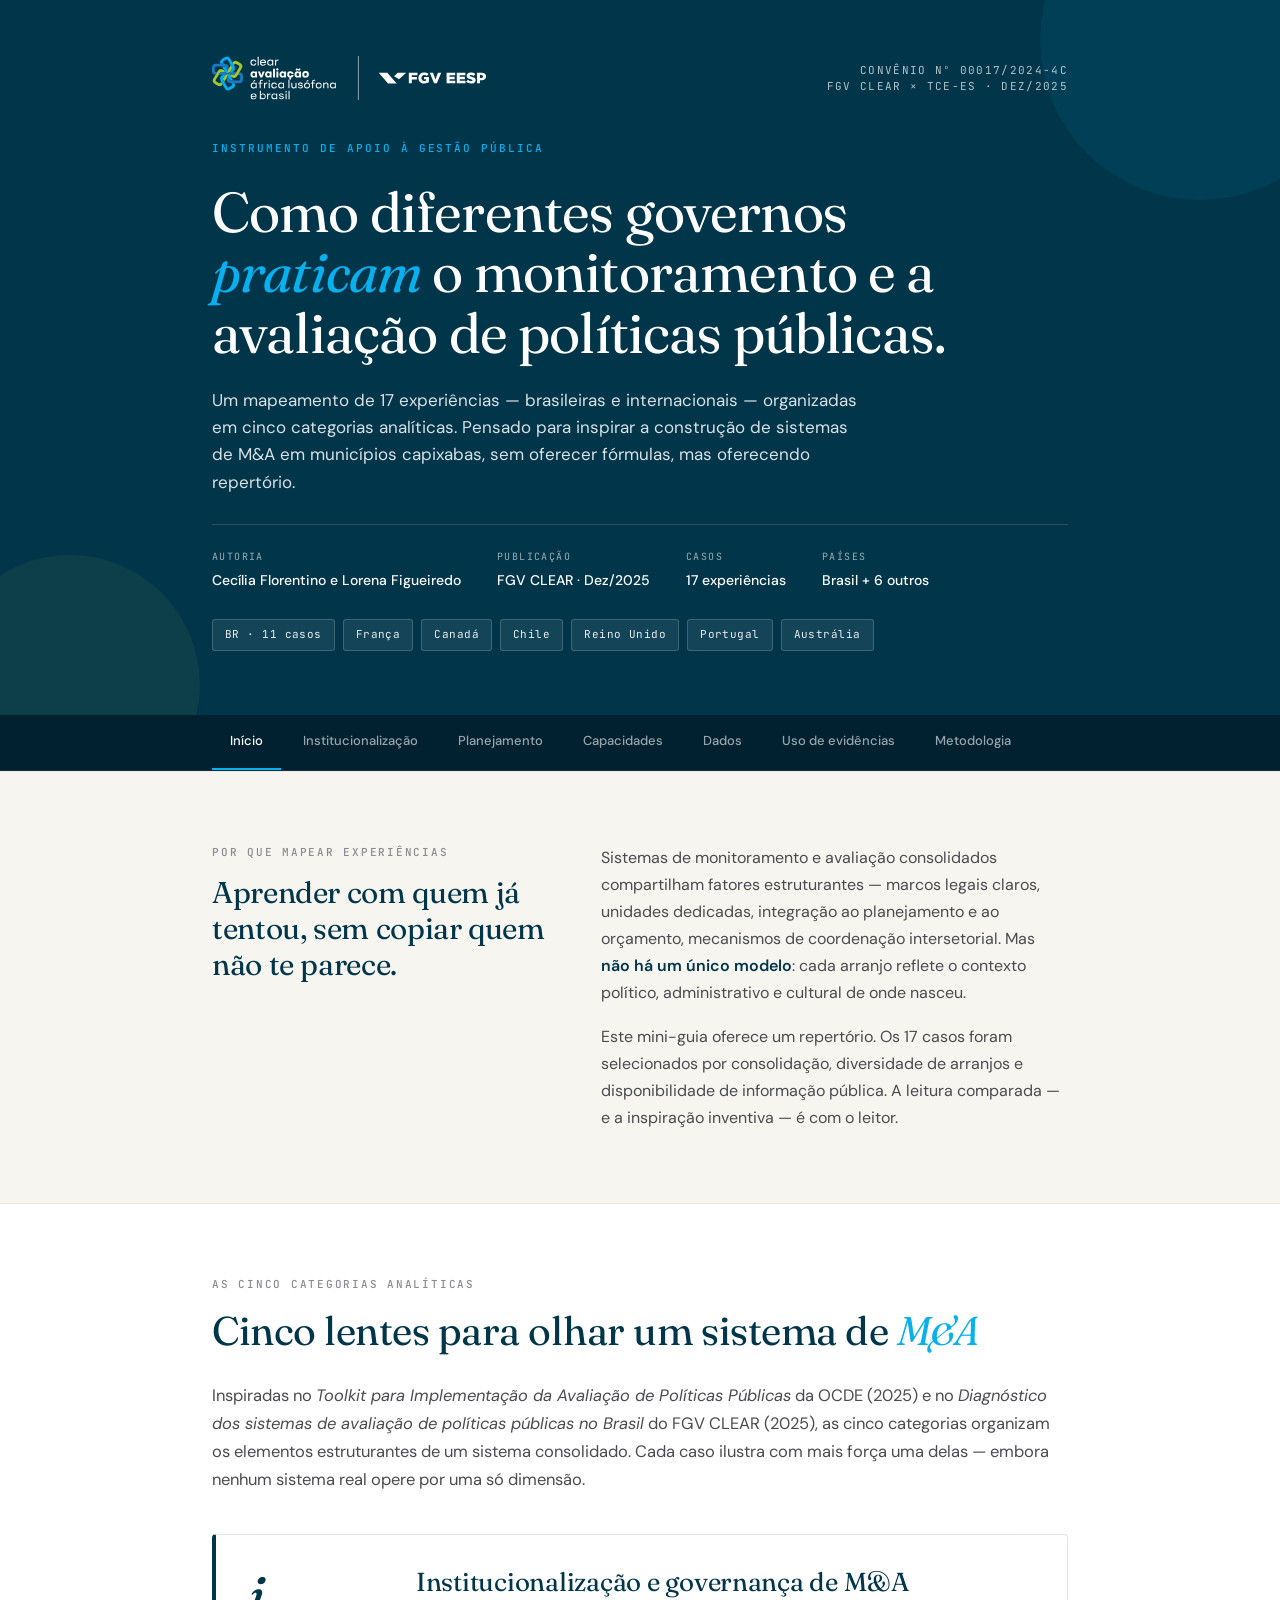
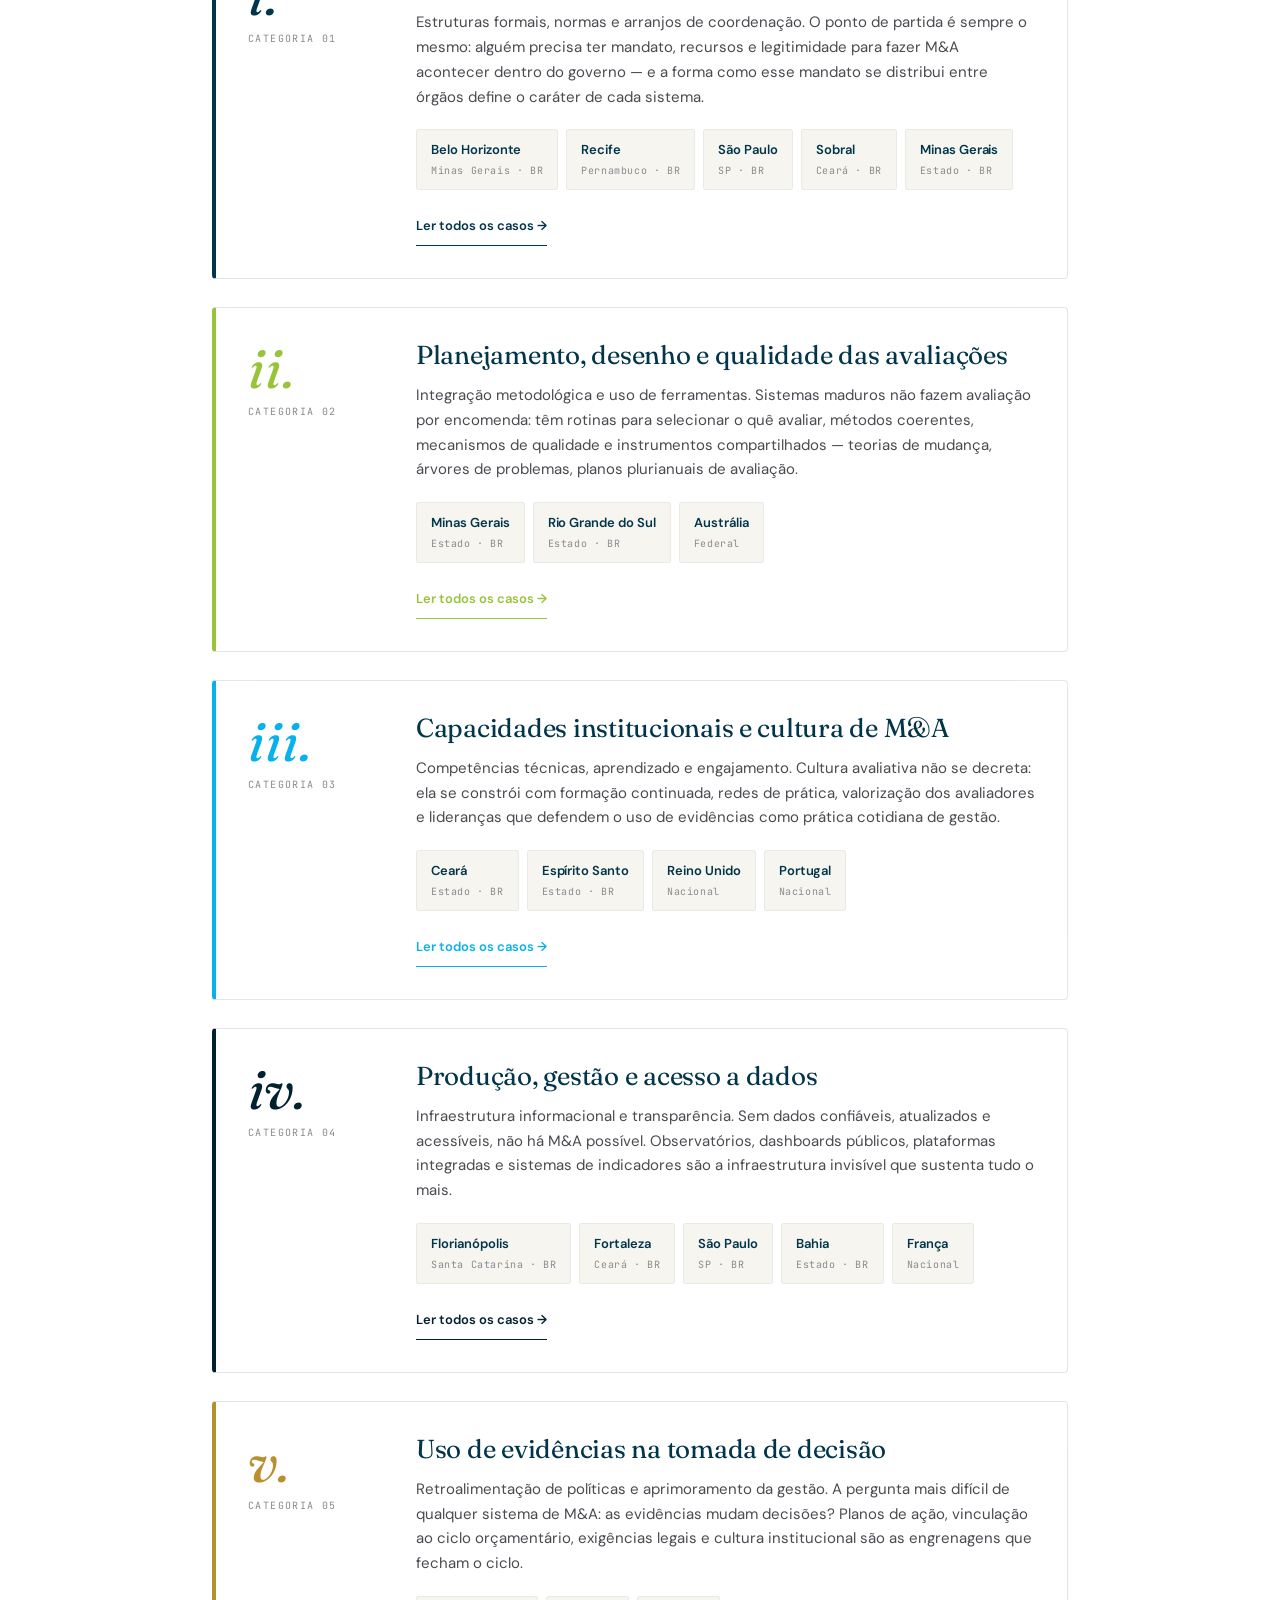
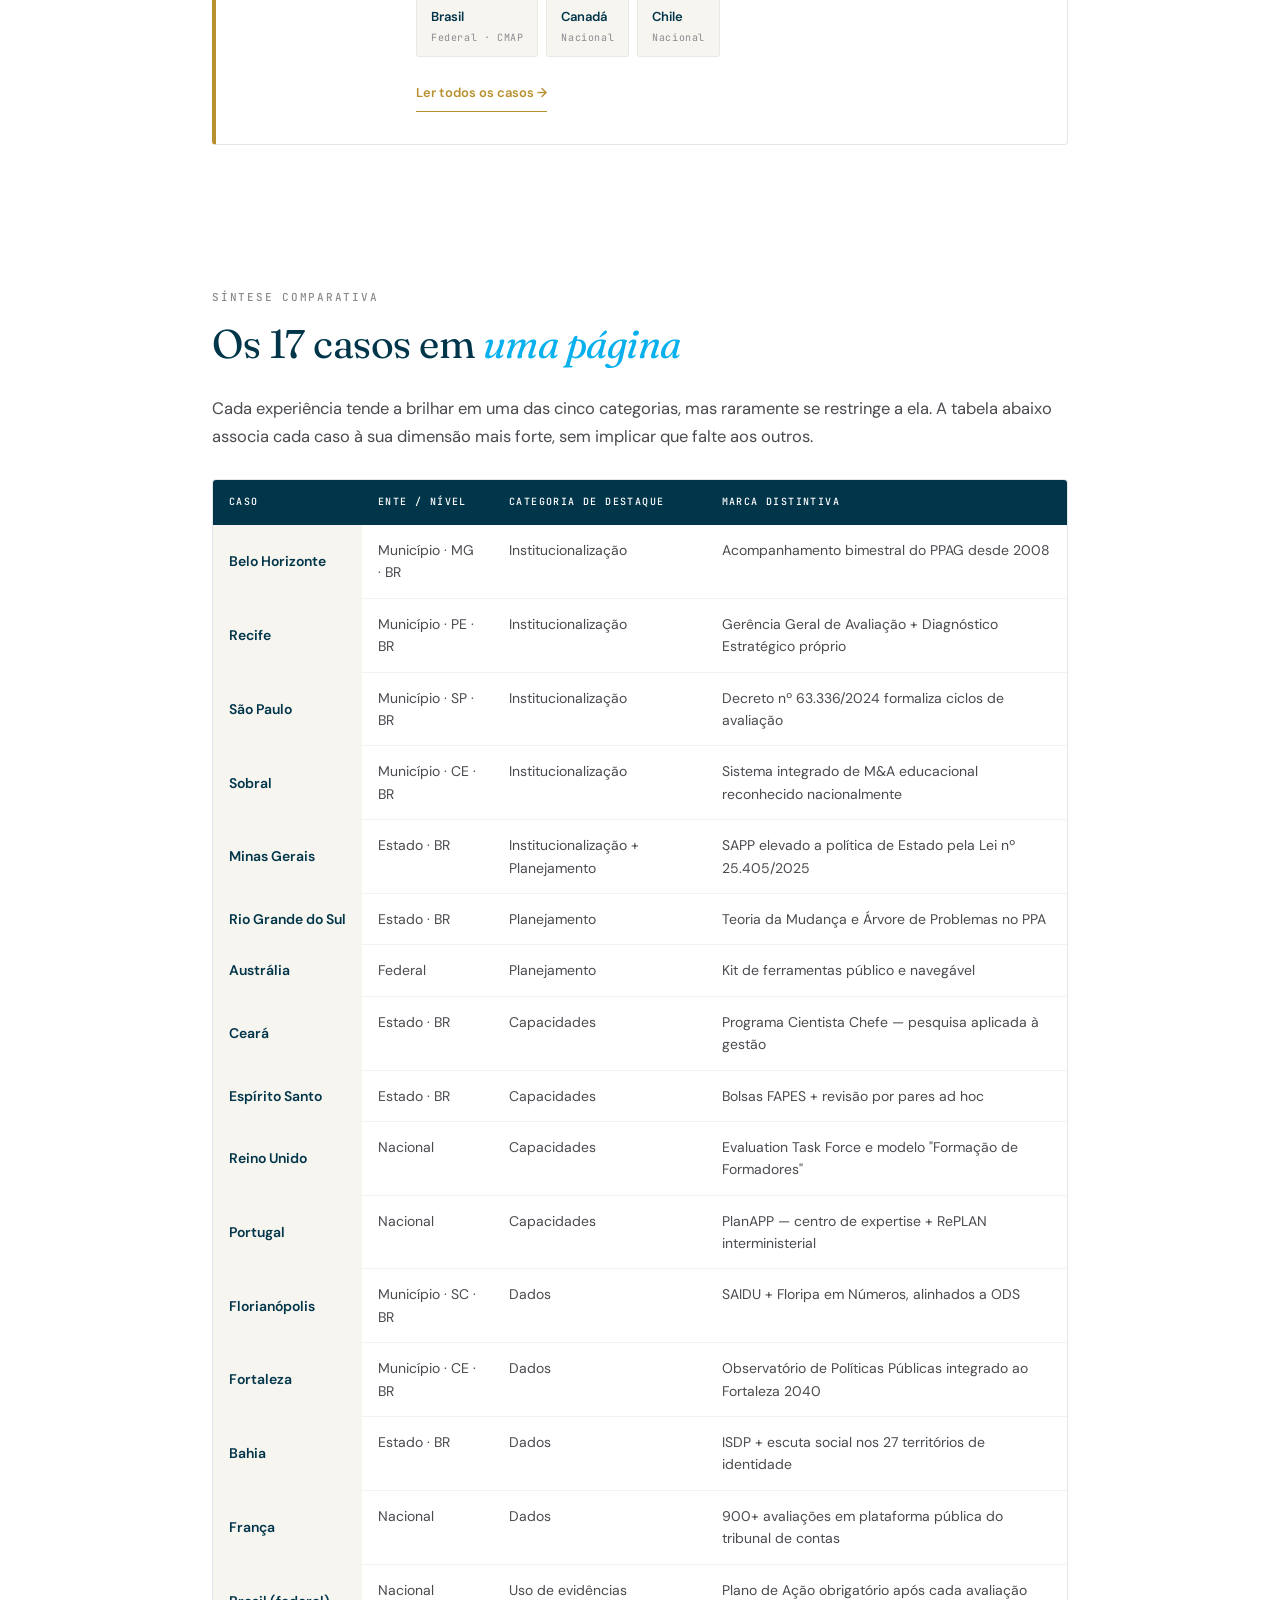
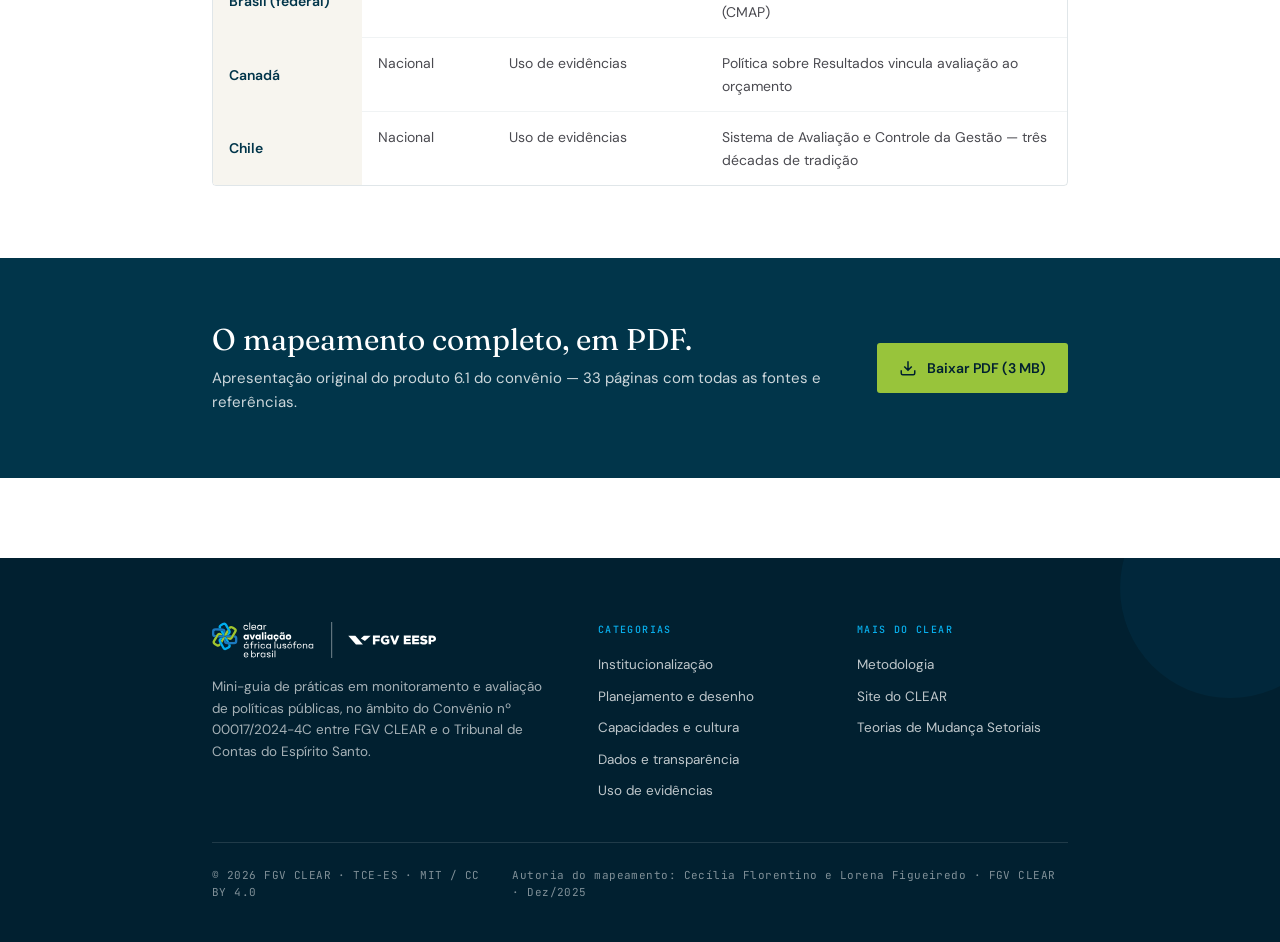
<file: index.html>
<!DOCTYPE html>
<html lang="pt-BR">
<head>
  <meta charset="UTF-8" />
  <meta name="viewport" content="width=device-width, initial-scale=1.0" />
  <title>Mini-guia de práticas em M&amp;A — Mapeamento de experiências · FGV CLEAR × TCE-ES</title>
  <meta name="description" content="Versão navegável do mapeamento de experiências nacionais e internacionais em monitoramento e avaliação de políticas públicas. 17 casos organizados em cinco categorias analíticas." />
  <link rel="preconnect" href="https://fonts.googleapis.com" />
  <link rel="preconnect" href="https://fonts.gstatic.com" crossorigin />
  <link href="https://fonts.googleapis.com/css2?family=Fraunces:ital,opsz,wght@0,9..144,300..700;1,9..144,300..700&family=DM+Sans:wght@400;500;600;700&family=JetBrains+Mono:wght@400;500&display=swap" rel="stylesheet" />
  <link rel="stylesheet" href="assets/css/style.css" />
</head>
<body>

  <header class="site-header">
    <div class="wrap site-header-inner">
      <div class="header-top">
        <a href="./" class="clear-logo" aria-label="FGV CLEAR">
          <img src="assets/img/clear-logo-branco.svg" alt="FGV CLEAR" />
        </a>
        <div class="header-meta">
          Convênio nº 00017/2024-4C<br/>
          FGV CLEAR × TCE-ES · Dez/2025
        </div>
      </div>

      <div class="tagline">Instrumento de apoio à gestão pública</div>

      <h1>Como diferentes governos <em>praticam</em> o monitoramento e a avaliação de políticas públicas.</h1>

      <p class="header-lede">Um mapeamento de 17 experiências — brasileiras e internacionais — organizadas em cinco categorias analíticas. Pensado para inspirar a construção de sistemas de M&amp;A em municípios capixabas, sem oferecer fórmulas, mas oferecendo repertório.</p>

      <div class="header-meta-row">
        <span>Autoria<strong>Cecília Florentino e Lorena Figueiredo</strong></span>
        <span>Publicação<strong>FGV CLEAR · Dez/2025</strong></span>
        <span>Casos<strong>17 experiências</strong></span>
        <span>Países<strong>Brasil + 6 outros</strong></span>
      </div>

      <div class="world-summary">
        <span class="world-flag">BR · 11 casos</span>
        <span class="world-flag">França</span>
        <span class="world-flag">Canadá</span>
        <span class="world-flag">Chile</span>
        <span class="world-flag">Reino Unido</span>
        <span class="world-flag">Portugal</span>
        <span class="world-flag">Austrália</span>
      </div>
    </div>
  </header>

  <nav class="site-tabs" aria-label="Navegação principal">
    <div class="wrap tabs-inner">
      <a class="tab" href="./" aria-current="page">Início</a>
      <a class="tab" href="institucionalizacao/">Institucionalização</a>
      <a class="tab" href="planejamento/">Planejamento</a>
      <a class="tab" href="capacidades/">Capacidades</a>
      <a class="tab" href="dados/">Dados</a>
      <a class="tab" href="uso/">Uso de evidências</a>
      <a class="tab" href="sobre/">Metodologia</a>
    </div>
  </nav>

  <section class="manifesto">
    <div class="wrap">
      <div class="manifesto-grid">
        <div>
          <div class="section-label">Por que mapear experiências</div>
          <h2>Aprender com quem já tentou, sem copiar quem não te parece.</h2>
        </div>
        <div>
          <p>Sistemas de monitoramento e avaliação consolidados compartilham fatores estruturantes — marcos legais claros, unidades dedicadas, integração ao planejamento e ao orçamento, mecanismos de coordenação intersetorial. Mas <strong>não há um único modelo</strong>: cada arranjo reflete o contexto político, administrativo e cultural de onde nasceu.</p>
          <p>Este mini-guia oferece um repertório. Os 17 casos foram selecionados por consolidação, diversidade de arranjos e disponibilidade de informação pública. A leitura comparada — e a inspiração inventiva — é com o leitor.</p>
        </div>
      </div>
    </div>
  </section>

  <section id="categorias">
    <div class="wrap">
      <div class="section-label">As cinco categorias analíticas</div>
      <h2 class="section-title">Cinco lentes para olhar um sistema de <em>M&amp;A</em></h2>
      <div class="prose">
        <p>Inspiradas no <em>Toolkit para Implementação da Avaliação de Políticas Públicas</em> da OCDE (2025) e no <em>Diagnóstico dos sistemas de avaliação de políticas públicas no Brasil</em> do FGV CLEAR (2025), as cinco categorias organizam os elementos estruturantes de um sistema consolidado. Cada caso ilustra com mais força uma delas — embora nenhum sistema real opere por uma só dimensão.</p>
      </div>

      <div class="categories">

        <article class="category cat-1">
          <div class="category-marker">
            <div class="category-num">i.</div>
            <div class="category-tag">Categoria 01</div>
          </div>
          <div class="category-body">
            <h2>Institucionalização e governança de M&amp;A</h2>
            <p class="category-lede">Estruturas formais, normas e arranjos de coordenação. O ponto de partida é sempre o mesmo: alguém precisa ter mandato, recursos e legitimidade para fazer M&amp;A acontecer dentro do governo — e a forma como esse mandato se distribui entre órgãos define o caráter de cada sistema.</p>
            <div class="cases-list">
              <a class="case-mini" href="institucionalizacao/#belo-horizonte"><span class="case-mini-place">Belo Horizonte</span><span class="case-mini-region">Minas Gerais · BR</span></a>
              <a class="case-mini" href="institucionalizacao/#recife"><span class="case-mini-place">Recife</span><span class="case-mini-region">Pernambuco · BR</span></a>
              <a class="case-mini" href="institucionalizacao/#sao-paulo"><span class="case-mini-place">São Paulo</span><span class="case-mini-region">SP · BR</span></a>
              <a class="case-mini" href="institucionalizacao/#sobral"><span class="case-mini-place">Sobral</span><span class="case-mini-region">Ceará · BR</span></a>
              <a class="case-mini" href="institucionalizacao/#minas-gerais"><span class="case-mini-place">Minas Gerais</span><span class="case-mini-region">Estado · BR</span></a>
            </div>
            <a href="institucionalizacao/" class="category-cta">Ler todos os casos →</a>
          </div>
        </article>

        <article class="category cat-2">
          <div class="category-marker">
            <div class="category-num">ii.</div>
            <div class="category-tag">Categoria 02</div>
          </div>
          <div class="category-body">
            <h2>Planejamento, desenho e qualidade das avaliações</h2>
            <p class="category-lede">Integração metodológica e uso de ferramentas. Sistemas maduros não fazem avaliação por encomenda: têm rotinas para selecionar o quê avaliar, métodos coerentes, mecanismos de qualidade e instrumentos compartilhados — teorias de mudança, árvores de problemas, planos plurianuais de avaliação.</p>
            <div class="cases-list">
              <a class="case-mini" href="planejamento/#minas-gerais"><span class="case-mini-place">Minas Gerais</span><span class="case-mini-region">Estado · BR</span></a>
              <a class="case-mini" href="planejamento/#rio-grande-do-sul"><span class="case-mini-place">Rio Grande do Sul</span><span class="case-mini-region">Estado · BR</span></a>
              <a class="case-mini" href="planejamento/#australia"><span class="case-mini-place">Austrália</span><span class="case-mini-region">Federal</span></a>
            </div>
            <a href="planejamento/" class="category-cta">Ler todos os casos →</a>
          </div>
        </article>

        <article class="category cat-3">
          <div class="category-marker">
            <div class="category-num">iii.</div>
            <div class="category-tag">Categoria 03</div>
          </div>
          <div class="category-body">
            <h2>Capacidades institucionais e cultura de M&amp;A</h2>
            <p class="category-lede">Competências técnicas, aprendizado e engajamento. Cultura avaliativa não se decreta: ela se constrói com formação continuada, redes de prática, valorização dos avaliadores e lideranças que defendem o uso de evidências como prática cotidiana de gestão.</p>
            <div class="cases-list">
              <a class="case-mini" href="capacidades/#ceara"><span class="case-mini-place">Ceará</span><span class="case-mini-region">Estado · BR</span></a>
              <a class="case-mini" href="capacidades/#espirito-santo"><span class="case-mini-place">Espírito Santo</span><span class="case-mini-region">Estado · BR</span></a>
              <a class="case-mini" href="capacidades/#reino-unido"><span class="case-mini-place">Reino Unido</span><span class="case-mini-region">Nacional</span></a>
              <a class="case-mini" href="capacidades/#portugal"><span class="case-mini-place">Portugal</span><span class="case-mini-region">Nacional</span></a>
            </div>
            <a href="capacidades/" class="category-cta">Ler todos os casos →</a>
          </div>
        </article>

        <article class="category cat-4">
          <div class="category-marker">
            <div class="category-num">iv.</div>
            <div class="category-tag">Categoria 04</div>
          </div>
          <div class="category-body">
            <h2>Produção, gestão e acesso a dados</h2>
            <p class="category-lede">Infraestrutura informacional e transparência. Sem dados confiáveis, atualizados e acessíveis, não há M&amp;A possível. Observatórios, dashboards públicos, plataformas integradas e sistemas de indicadores são a infraestrutura invisível que sustenta tudo o mais.</p>
            <div class="cases-list">
              <a class="case-mini" href="dados/#florianopolis"><span class="case-mini-place">Florianópolis</span><span class="case-mini-region">Santa Catarina · BR</span></a>
              <a class="case-mini" href="dados/#fortaleza"><span class="case-mini-place">Fortaleza</span><span class="case-mini-region">Ceará · BR</span></a>
              <a class="case-mini" href="dados/#sao-paulo"><span class="case-mini-place">São Paulo</span><span class="case-mini-region">SP · BR</span></a>
              <a class="case-mini" href="dados/#bahia"><span class="case-mini-place">Bahia</span><span class="case-mini-region">Estado · BR</span></a>
              <a class="case-mini" href="dados/#franca"><span class="case-mini-place">França</span><span class="case-mini-region">Nacional</span></a>
            </div>
            <a href="dados/" class="category-cta">Ler todos os casos →</a>
          </div>
        </article>

        <article class="category cat-5">
          <div class="category-marker">
            <div class="category-num">v.</div>
            <div class="category-tag">Categoria 05</div>
          </div>
          <div class="category-body">
            <h2>Uso de evidências na tomada de decisão</h2>
            <p class="category-lede">Retroalimentação de políticas e aprimoramento da gestão. A pergunta mais difícil de qualquer sistema de M&amp;A: as evidências mudam decisões? Planos de ação, vinculação ao ciclo orçamentário, exigências legais e cultura institucional são as engrenagens que fecham o ciclo.</p>
            <div class="cases-list">
              <a class="case-mini" href="uso/#brasil"><span class="case-mini-place">Brasil</span><span class="case-mini-region">Federal · CMAP</span></a>
              <a class="case-mini" href="uso/#canada"><span class="case-mini-place">Canadá</span><span class="case-mini-region">Nacional</span></a>
              <a class="case-mini" href="uso/#chile"><span class="case-mini-place">Chile</span><span class="case-mini-region">Nacional</span></a>
            </div>
            <a href="uso/" class="category-cta">Ler todos os casos →</a>
          </div>
        </article>

      </div>
    </div>
  </section>

  <section id="tabela">
    <div class="wrap">
      <div class="section-label">Síntese comparativa</div>
      <h2 class="section-title">Os 17 casos em <em>uma página</em></h2>
      <div class="prose">
        <p>Cada experiência tende a brilhar em uma das cinco categorias, mas raramente se restringe a ela. A tabela abaixo associa cada caso à sua dimensão mais forte, sem implicar que falte aos outros.</p>
      </div>

      <div class="comparison-wrap">
        <table class="comparison">
          <thead>
            <tr>
              <th>Caso</th>
              <th>Ente / Nível</th>
              <th>Categoria de destaque</th>
              <th>Marca distintiva</th>
            </tr>
          </thead>
          <tbody>
            <tr><th>Belo Horizonte</th><td>Município · MG · BR</td><td>Institucionalização</td><td>Acompanhamento bimestral do PPAG desde 2008</td></tr>
            <tr><th>Recife</th><td>Município · PE · BR</td><td>Institucionalização</td><td>Gerência Geral de Avaliação + Diagnóstico Estratégico próprio</td></tr>
            <tr><th>São Paulo</th><td>Município · SP · BR</td><td>Institucionalização</td><td>Decreto nº 63.336/2024 formaliza ciclos de avaliação</td></tr>
            <tr><th>Sobral</th><td>Município · CE · BR</td><td>Institucionalização</td><td>Sistema integrado de M&amp;A educacional reconhecido nacionalmente</td></tr>
            <tr><th>Minas Gerais</th><td>Estado · BR</td><td>Institucionalização + Planejamento</td><td>SAPP elevado a política de Estado pela Lei nº 25.405/2025</td></tr>
            <tr><th>Rio Grande do Sul</th><td>Estado · BR</td><td>Planejamento</td><td>Teoria da Mudança e Árvore de Problemas no PPA</td></tr>
            <tr><th>Austrália</th><td>Federal</td><td>Planejamento</td><td>Kit de ferramentas público e navegável</td></tr>
            <tr><th>Ceará</th><td>Estado · BR</td><td>Capacidades</td><td>Programa Cientista Chefe — pesquisa aplicada à gestão</td></tr>
            <tr><th>Espírito Santo</th><td>Estado · BR</td><td>Capacidades</td><td>Bolsas FAPES + revisão por pares ad hoc</td></tr>
            <tr><th>Reino Unido</th><td>Nacional</td><td>Capacidades</td><td>Evaluation Task Force e modelo "Formação de Formadores"</td></tr>
            <tr><th>Portugal</th><td>Nacional</td><td>Capacidades</td><td>PlanAPP — centro de expertise + RePLAN interministerial</td></tr>
            <tr><th>Florianópolis</th><td>Município · SC · BR</td><td>Dados</td><td>SAIDU + Floripa em Números, alinhados a ODS</td></tr>
            <tr><th>Fortaleza</th><td>Município · CE · BR</td><td>Dados</td><td>Observatório de Políticas Públicas integrado ao Fortaleza 2040</td></tr>
            <tr><th>Bahia</th><td>Estado · BR</td><td>Dados</td><td>ISDP + escuta social nos 27 territórios de identidade</td></tr>
            <tr><th>França</th><td>Nacional</td><td>Dados</td><td>900+ avaliações em plataforma pública do tribunal de contas</td></tr>
            <tr><th>Brasil (federal)</th><td>Nacional</td><td>Uso de evidências</td><td>Plano de Ação obrigatório após cada avaliação (CMAP)</td></tr>
            <tr><th>Canadá</th><td>Nacional</td><td>Uso de evidências</td><td>Política sobre Resultados vincula avaliação ao orçamento</td></tr>
            <tr><th>Chile</th><td>Nacional</td><td>Uso de evidências</td><td>Sistema de Avaliação e Controle da Gestão — três décadas de tradição</td></tr>
          </tbody>
        </table>
      </div>
    </div>
  </section>

  <section class="cta-pdf no-divider">
    <div class="wrap">
      <div class="cta-pdf-inner">
        <div>
          <h2>O mapeamento completo, em PDF.</h2>
          <p>Apresentação original do produto 6.1 do convênio — 33 páginas com todas as fontes e referências.</p>
        </div>
        <a class="btn-light" href="assets/pdf/mapeamento-completo.pdf" download>
          <svg viewBox="0 0 24 24" fill="none" stroke="currentColor" stroke-width="2"><path d="M21 15v4a2 2 0 0 1-2 2H5a2 2 0 0 1-2-2v-4M7 10l5 5 5-5M12 15V3"/></svg>
          Baixar PDF (3 MB)
        </a>
      </div>
    </div>
  </section>

  <footer class="site-footer">
    <div class="wrap">
      <div class="footer-grid">
        <div>
          <img src="assets/img/clear-logo-branco.svg" alt="FGV CLEAR" class="footer-logo" />
          <p class="footer-tag">Mini-guia de práticas em monitoramento e avaliação de políticas públicas, no âmbito do Convênio nº 00017/2024-4C entre FGV CLEAR e o Tribunal de Contas do Espírito Santo.</p>
        </div>
        <div class="footer-col">
          <div class="footer-col-label">Categorias</div>
          <a href="institucionalizacao/">Institucionalização</a>
          <a href="planejamento/">Planejamento e desenho</a>
          <a href="capacidades/">Capacidades e cultura</a>
          <a href="dados/">Dados e transparência</a>
          <a href="uso/">Uso de evidências</a>
        </div>
        <div class="footer-col">
          <div class="footer-col-label">Mais do CLEAR</div>
          <a href="sobre/">Metodologia</a>
          <a href="https://fgvclear.org" target="_blank" rel="noopener">Site do CLEAR</a>
          <a href="https://caiodesouzacastro.github.io/clear-tdms-municipais/" target="_blank" rel="noopener">Teorias de Mudança Setoriais</a>
        </div>
      </div>
      <div class="footer-bottom">
        <span>© 2026 FGV CLEAR · TCE-ES · MIT / CC BY 4.0</span>
        <span>Autoria do mapeamento: Cecília Florentino e Lorena Figueiredo · FGV CLEAR · Dez/2025</span>
      </div>
    </div>
  </footer>

  <script>
    // Progress bar verde nas tabs sticky
    (function() {
      var tabs = document.querySelector('.site-tabs');
      if (!tabs) return;
      function update() {
        var h = document.documentElement;
        var scrolled = h.scrollTop;
        var max = h.scrollHeight - h.clientHeight;
        var pct = max > 0 ? (scrolled / max) * 100 : 0;
        tabs.style.setProperty('--scroll-progress', pct + '%');
      }
      window.addEventListener('scroll', update, { passive: true });
      window.addEventListener('resize', update);
      update();
    })();
  </script>
</body>
</html>
</file>
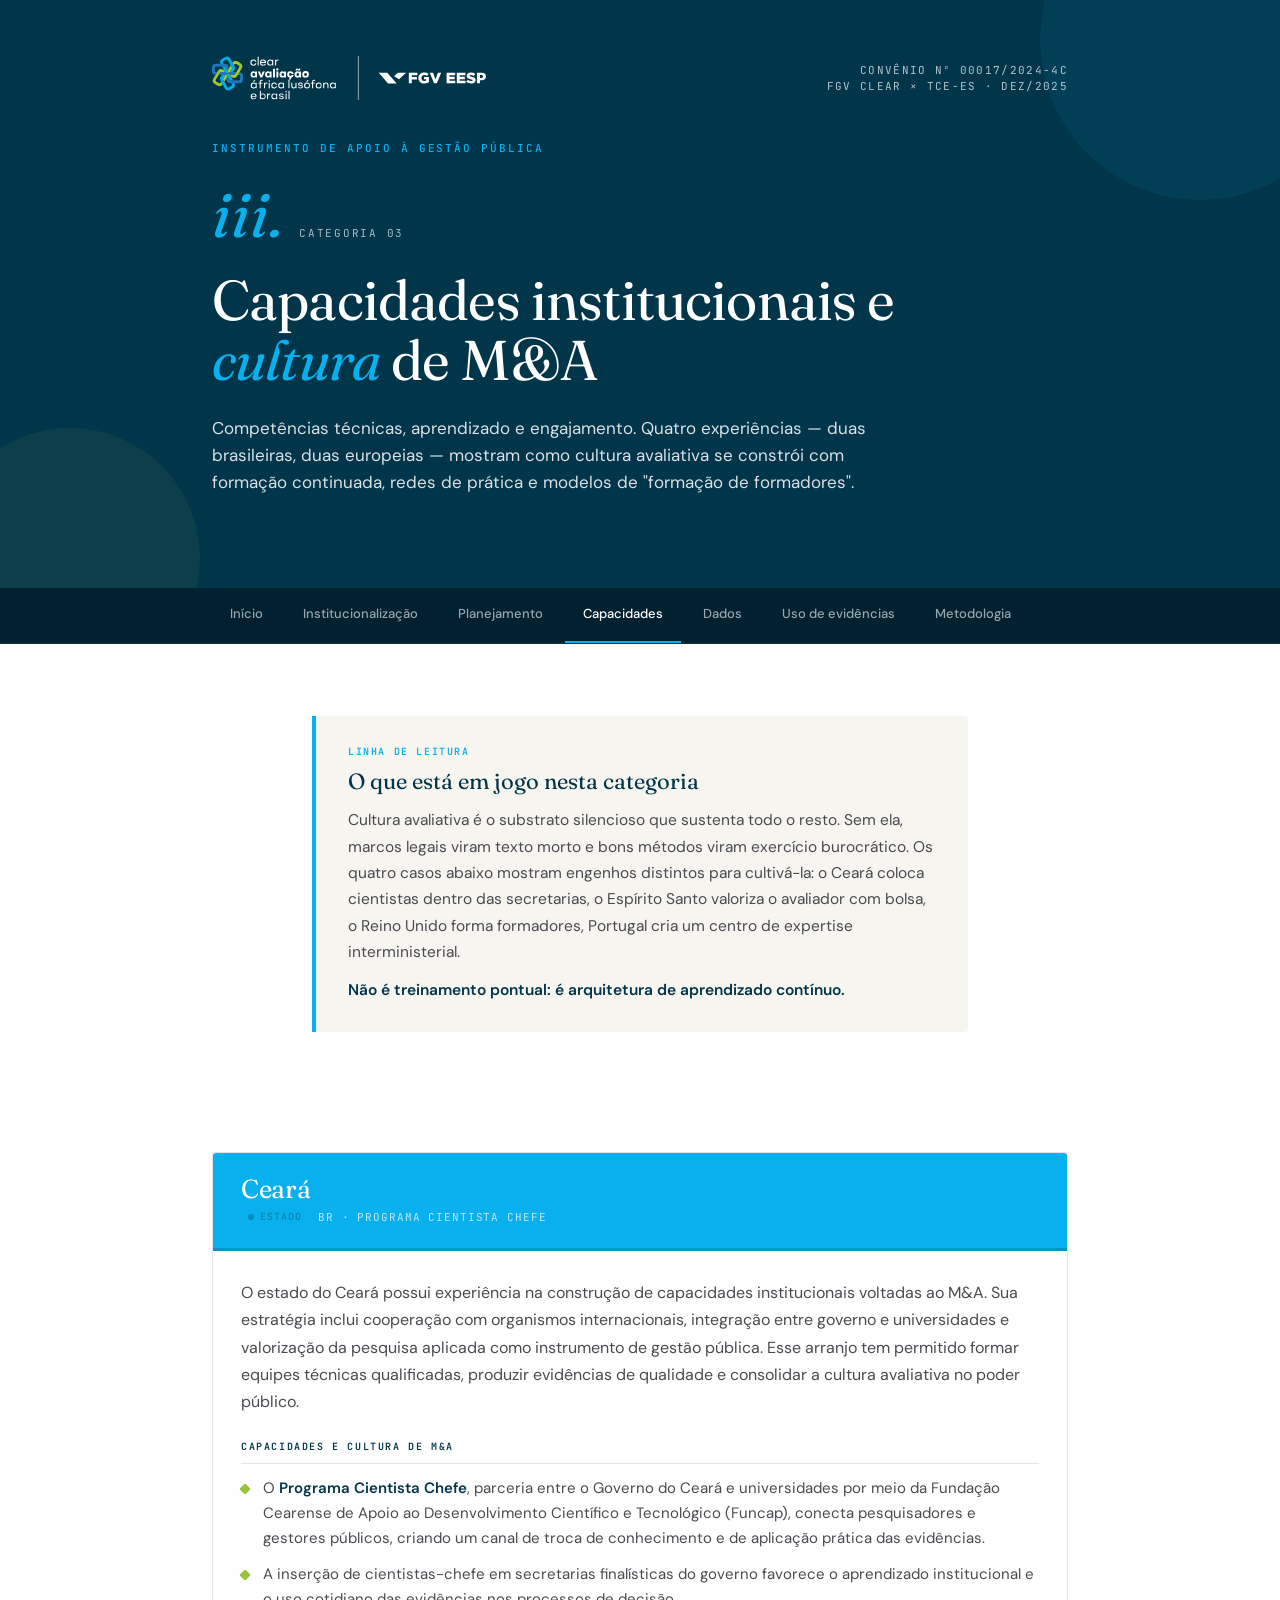
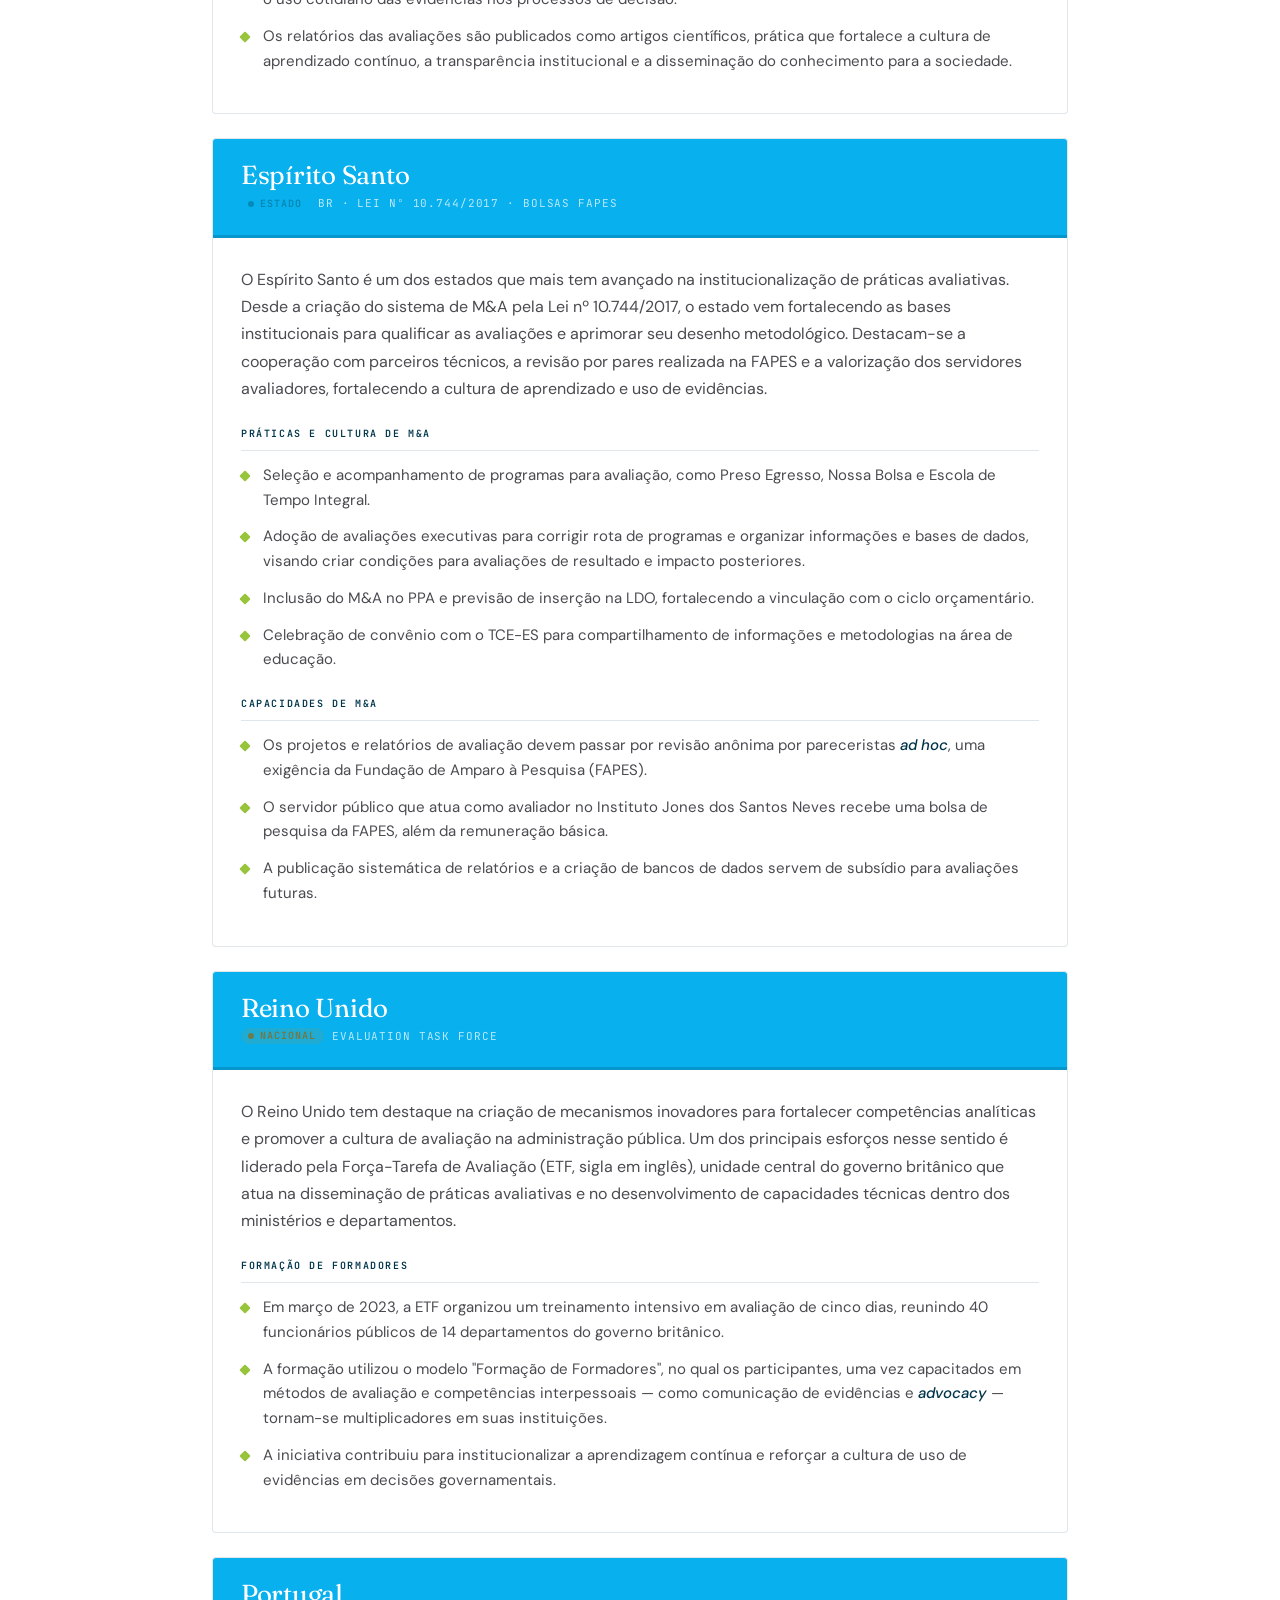
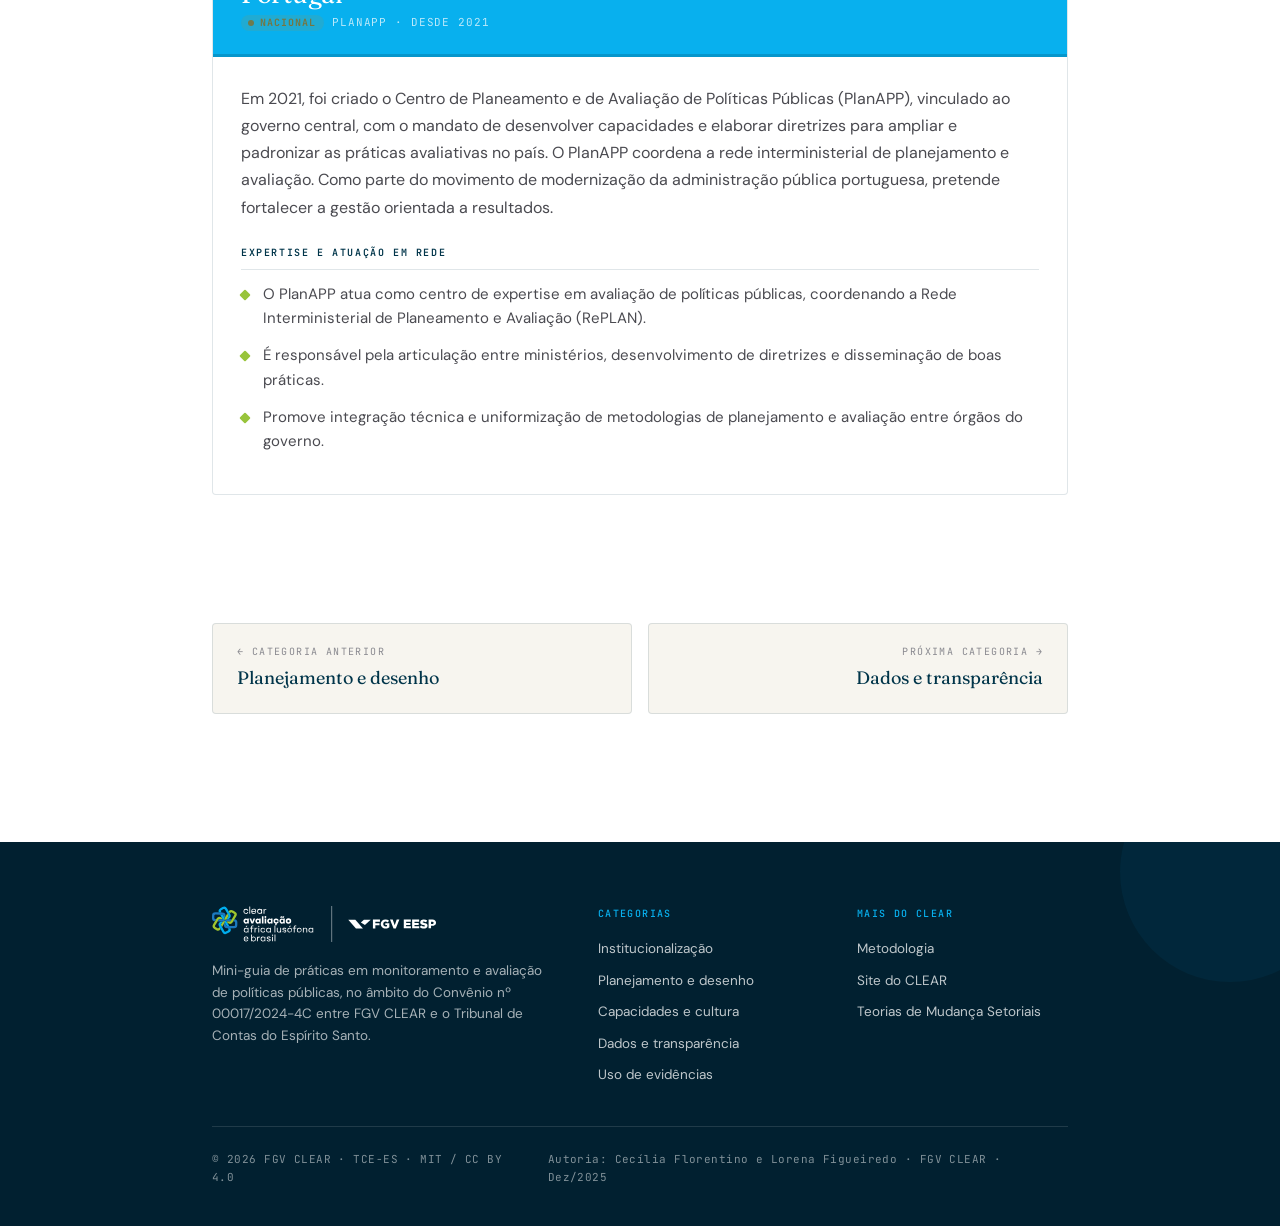
<file: capacidades/index.html>
<!DOCTYPE html>
<html lang="pt-BR">
<head>
  <meta charset="UTF-8" />
  <meta name="viewport" content="width=device-width, initial-scale=1.0" />
  <title>Capacidades institucionais e cultura de M&amp;A — Mini-guia FGV CLEAR × TCE-ES</title>
  <meta name="description" content="Quatro experiências de capacidades técnicas e cultura avaliativa: Ceará, Espírito Santo, Reino Unido e Portugal." />
  <link rel="preconnect" href="https://fonts.googleapis.com" />
  <link rel="preconnect" href="https://fonts.gstatic.com" crossorigin />
  <link href="https://fonts.googleapis.com/css2?family=Fraunces:ital,opsz,wght@0,9..144,300..700;1,9..144,300..700&family=DM+Sans:wght@400;500;600;700&family=JetBrains+Mono:wght@400;500&display=swap" rel="stylesheet" />
  <link rel="stylesheet" href="../assets/css/style.css" />
</head>
<body>

  <header class="site-header">
    <div class="wrap site-header-inner">
      <div class="header-top">
        <a href="../" class="clear-logo" aria-label="FGV CLEAR">
          <img src="../assets/img/clear-logo-branco.svg" alt="FGV CLEAR" />
        </a>
        <div class="header-meta">
          Convênio nº 00017/2024-4C<br/>
          FGV CLEAR × TCE-ES · Dez/2025
        </div>
      </div>

      <div class="tagline">Instrumento de apoio à gestão pública</div>

      <div class="cat-header-marker">
        <div class="cat-header-num">iii.</div>
        <div class="cat-header-tag">Categoria 03</div>
      </div>

      <h1>Capacidades institucionais e <em>cultura</em> de M&amp;A</h1>

      <p class="header-lede">Competências técnicas, aprendizado e engajamento. Quatro experiências — duas brasileiras, duas europeias — mostram como cultura avaliativa se constrói com formação continuada, redes de prática e modelos de "formação de formadores".</p>
    </div>
  </header>

  <nav class="site-tabs" aria-label="Navegação principal">
    <div class="wrap tabs-inner">
      <a class="tab" href="../">Início</a>
      <a class="tab" href="../institucionalizacao/">Institucionalização</a>
      <a class="tab" href="../planejamento/">Planejamento</a>
      <a class="tab" href="../capacidades/" aria-current="page">Capacidades</a>
      <a class="tab" href="../dados/">Dados</a>
      <a class="tab" href="../uso/">Uso de evidências</a>
      <a class="tab" href="../sobre/">Metodologia</a>
    </div>
  </nav>

  <section>
    <div class="wrap-narrow">
      <div class="insight cat-3">
        <div class="insight-label">Linha de leitura</div>
        <h3>O que está em jogo nesta categoria</h3>
        <p>Cultura avaliativa é o substrato silencioso que sustenta todo o resto. Sem ela, marcos legais viram texto morto e bons métodos viram exercício burocrático. Os quatro casos abaixo mostram engenhos distintos para cultivá-la: o Ceará coloca cientistas dentro das secretarias, o Espírito Santo valoriza o avaliador com bolsa, o Reino Unido forma formadores, Portugal cria um centro de expertise interministerial.</p>
        <p><strong>Não é treinamento pontual: é arquitetura de aprendizado contínuo.</strong></p>
      </div>
    </div>
  </section>

  <section class="tight">
    <div class="wrap">
      <div class="case-grid">

        <article class="case" id="ceara">
          <div class="case-header cat-3">
            <div class="case-place">Ceará</div>
            <div class="case-region">Estado · BR · Programa Cientista Chefe</div>
          </div>
          <div class="case-body">
            <p class="case-intro">O estado do Ceará possui experiência na construção de capacidades institucionais voltadas ao M&amp;A. Sua estratégia inclui cooperação com organismos internacionais, integração entre governo e universidades e valorização da pesquisa aplicada como instrumento de gestão pública. Esse arranjo tem permitido formar equipes técnicas qualificadas, produzir evidências de qualidade e consolidar a cultura avaliativa no poder público.</p>

            <div class="case-section">
              <div class="case-section-label">Capacidades e cultura de M&amp;A</div>
              <ul class="case-bullets">
                <li>O <strong>Programa Cientista Chefe</strong>, parceria entre o Governo do Ceará e universidades por meio da Fundação Cearense de Apoio ao Desenvolvimento Científico e Tecnológico (Funcap), conecta pesquisadores e gestores públicos, criando um canal de troca de conhecimento e de aplicação prática das evidências.</li>
                <li>A inserção de cientistas-chefe em secretarias finalísticas do governo favorece o aprendizado institucional e o uso cotidiano das evidências nos processos de decisão.</li>
                <li>Os relatórios das avaliações são publicados como artigos científicos, prática que fortalece a cultura de aprendizado contínuo, a transparência institucional e a disseminação do conhecimento para a sociedade.</li>
              </ul>
            </div>
          </div>
        </article>

        <article class="case" id="espirito-santo">
          <div class="case-header cat-3">
            <div class="case-place">Espírito Santo</div>
            <div class="case-region">Estado · BR · Lei nº 10.744/2017 · Bolsas FAPES</div>
          </div>
          <div class="case-body">
            <p class="case-intro">O Espírito Santo é um dos estados que mais tem avançado na institucionalização de práticas avaliativas. Desde a criação do sistema de M&amp;A pela Lei nº 10.744/2017, o estado vem fortalecendo as bases institucionais para qualificar as avaliações e aprimorar seu desenho metodológico. Destacam-se a cooperação com parceiros técnicos, a revisão por pares realizada na FAPES e a valorização dos servidores avaliadores, fortalecendo a cultura de aprendizado e uso de evidências.</p>

            <div class="case-section">
              <div class="case-section-label">Práticas e cultura de M&amp;A</div>
              <ul class="case-bullets">
                <li>Seleção e acompanhamento de programas para avaliação, como Preso Egresso, Nossa Bolsa e Escola de Tempo Integral.</li>
                <li>Adoção de avaliações executivas para corrigir rota de programas e organizar informações e bases de dados, visando criar condições para avaliações de resultado e impacto posteriores.</li>
                <li>Inclusão do M&amp;A no PPA e previsão de inserção na LDO, fortalecendo a vinculação com o ciclo orçamentário.</li>
                <li>Celebração de convênio com o TCE-ES para compartilhamento de informações e metodologias na área de educação.</li>
              </ul>
            </div>

            <div class="case-section">
              <div class="case-section-label">Capacidades de M&amp;A</div>
              <ul class="case-bullets">
                <li>Os projetos e relatórios de avaliação devem passar por revisão anônima por pareceristas <em>ad hoc</em>, uma exigência da Fundação de Amparo à Pesquisa (FAPES).</li>
                <li>O servidor público que atua como avaliador no Instituto Jones dos Santos Neves recebe uma bolsa de pesquisa da FAPES, além da remuneração básica.</li>
                <li>A publicação sistemática de relatórios e a criação de bancos de dados servem de subsídio para avaliações futuras.</li>
              </ul>
            </div>
          </div>
        </article>

        <article class="case" id="reino-unido">
          <div class="case-header cat-3">
            <div class="case-place">Reino Unido</div>
            <div class="case-region">Nacional · Evaluation Task Force</div>
          </div>
          <div class="case-body">
            <p class="case-intro">O Reino Unido tem destaque na criação de mecanismos inovadores para fortalecer competências analíticas e promover a cultura de avaliação na administração pública. Um dos principais esforços nesse sentido é liderado pela Força-Tarefa de Avaliação (ETF, sigla em inglês), unidade central do governo britânico que atua na disseminação de práticas avaliativas e no desenvolvimento de capacidades técnicas dentro dos ministérios e departamentos.</p>

            <div class="case-section">
              <div class="case-section-label">Formação de Formadores</div>
              <ul class="case-bullets">
                <li>Em março de 2023, a ETF organizou um treinamento intensivo em avaliação de cinco dias, reunindo 40 funcionários públicos de 14 departamentos do governo britânico.</li>
                <li>A formação utilizou o modelo "Formação de Formadores", no qual os participantes, uma vez capacitados em métodos de avaliação e competências interpessoais — como comunicação de evidências e <em>advocacy</em> — tornam-se multiplicadores em suas instituições.</li>
                <li>A iniciativa contribuiu para institucionalizar a aprendizagem contínua e reforçar a cultura de uso de evidências em decisões governamentais.</li>
              </ul>
            </div>
          </div>
        </article>

        <article class="case" id="portugal">
          <div class="case-header cat-3">
            <div class="case-place">Portugal</div>
            <div class="case-region">Nacional · PlanAPP · Desde 2021</div>
          </div>
          <div class="case-body">
            <p class="case-intro">Em 2021, foi criado o Centro de Planeamento e de Avaliação de Políticas Públicas (PlanAPP), vinculado ao governo central, com o mandato de desenvolver capacidades e elaborar diretrizes para ampliar e padronizar as práticas avaliativas no país. O PlanAPP coordena a rede interministerial de planejamento e avaliação. Como parte do movimento de modernização da administração pública portuguesa, pretende fortalecer a gestão orientada a resultados.</p>

            <div class="case-section">
              <div class="case-section-label">Expertise e atuação em rede</div>
              <ul class="case-bullets">
                <li>O PlanAPP atua como centro de expertise em avaliação de políticas públicas, coordenando a Rede Interministerial de Planeamento e Avaliação (RePLAN).</li>
                <li>É responsável pela articulação entre ministérios, desenvolvimento de diretrizes e disseminação de boas práticas.</li>
                <li>Promove integração técnica e uniformização de metodologias de planejamento e avaliação entre órgãos do governo.</li>
              </ul>
            </div>
          </div>
        </article>

      </div>
    </div>
  </section>

  <section class="tight">
    <div class="wrap">
      <div class="pager">
        <a href="../planejamento/" class="pager-link">
          <span class="pager-link-label">← Categoria anterior</span>
          <span class="pager-link-title">Planejamento e desenho</span>
        </a>
        <a href="../dados/" class="pager-link">
          <span class="pager-link-label">Próxima categoria →</span>
          <span class="pager-link-title">Dados e transparência</span>
        </a>
      </div>
    </div>
  </section>

  <footer class="site-footer">
    <div class="wrap">
      <div class="footer-grid">
        <div>
          <img src="../assets/img/clear-logo-branco.svg" alt="FGV CLEAR" class="footer-logo" />
          <p class="footer-tag">Mini-guia de práticas em monitoramento e avaliação de políticas públicas, no âmbito do Convênio nº 00017/2024-4C entre FGV CLEAR e o Tribunal de Contas do Espírito Santo.</p>
        </div>
        <div class="footer-col">
          <div class="footer-col-label">Categorias</div>
          <a href="../institucionalizacao/">Institucionalização</a>
          <a href="../planejamento/">Planejamento e desenho</a>
          <a href="../capacidades/">Capacidades e cultura</a>
          <a href="../dados/">Dados e transparência</a>
          <a href="../uso/">Uso de evidências</a>
        </div>
        <div class="footer-col">
          <div class="footer-col-label">Mais do CLEAR</div>
          <a href="../sobre/">Metodologia</a>
          <a href="https://fgvclear.org" target="_blank" rel="noopener">Site do CLEAR</a>
          <a href="https://caiodesouzacastro.github.io/clear-tdms-municipais/" target="_blank" rel="noopener">Teorias de Mudança Setoriais</a>
        </div>
      </div>
      <div class="footer-bottom">
        <span>© 2026 FGV CLEAR · TCE-ES · MIT / CC BY 4.0</span>
        <span>Autoria: Cecília Florentino e Lorena Figueiredo · FGV CLEAR · Dez/2025</span>
      </div>
    </div>
  </footer>

  <script>
    (function() {
      var tabs = document.querySelector('.site-tabs');
      if (!tabs) return;
      function update() {
        var h = document.documentElement;
        var scrolled = h.scrollTop;
        var max = h.scrollHeight - h.clientHeight;
        var pct = max > 0 ? (scrolled / max) * 100 : 0;
        tabs.style.setProperty('--scroll-progress', pct + '%');
      }
      window.addEventListener('scroll', update, { passive: true });
      window.addEventListener('resize', update);
      update();
    })();
  </script>

  <script>
    // Decora case-region com um badge colorido para o nível (Município/Estado/Nacional/Federal)
    (function() {
      var typeMap = {
        'MUNICÍPIO': 'is-municipio',
        'MUNICIPIO': 'is-municipio',
        'ESTADO': 'is-estado',
        'NACIONAL': 'is-nacional',
        'FEDERAL': 'is-nacional'
      };
      document.querySelectorAll('.case-region').forEach(function(el) {
        var raw = el.textContent.trim();
        var parts = raw.split('·').map(function(s){return s.trim();});
        if (!parts.length) return;
        var head = parts[0];
        var key = head.toUpperCase();
        var cls = typeMap[key];
        if (!cls) return;
        var rest = parts.slice(1).join(' · ');
        el.innerHTML = '<span class="region-badge ' + cls + '">' + head + '</span>' +
                       (rest ? '<span class="region-rest">' + rest + '</span>' : '');
      });
    })();
  </script>
</body>
</html>
</file>
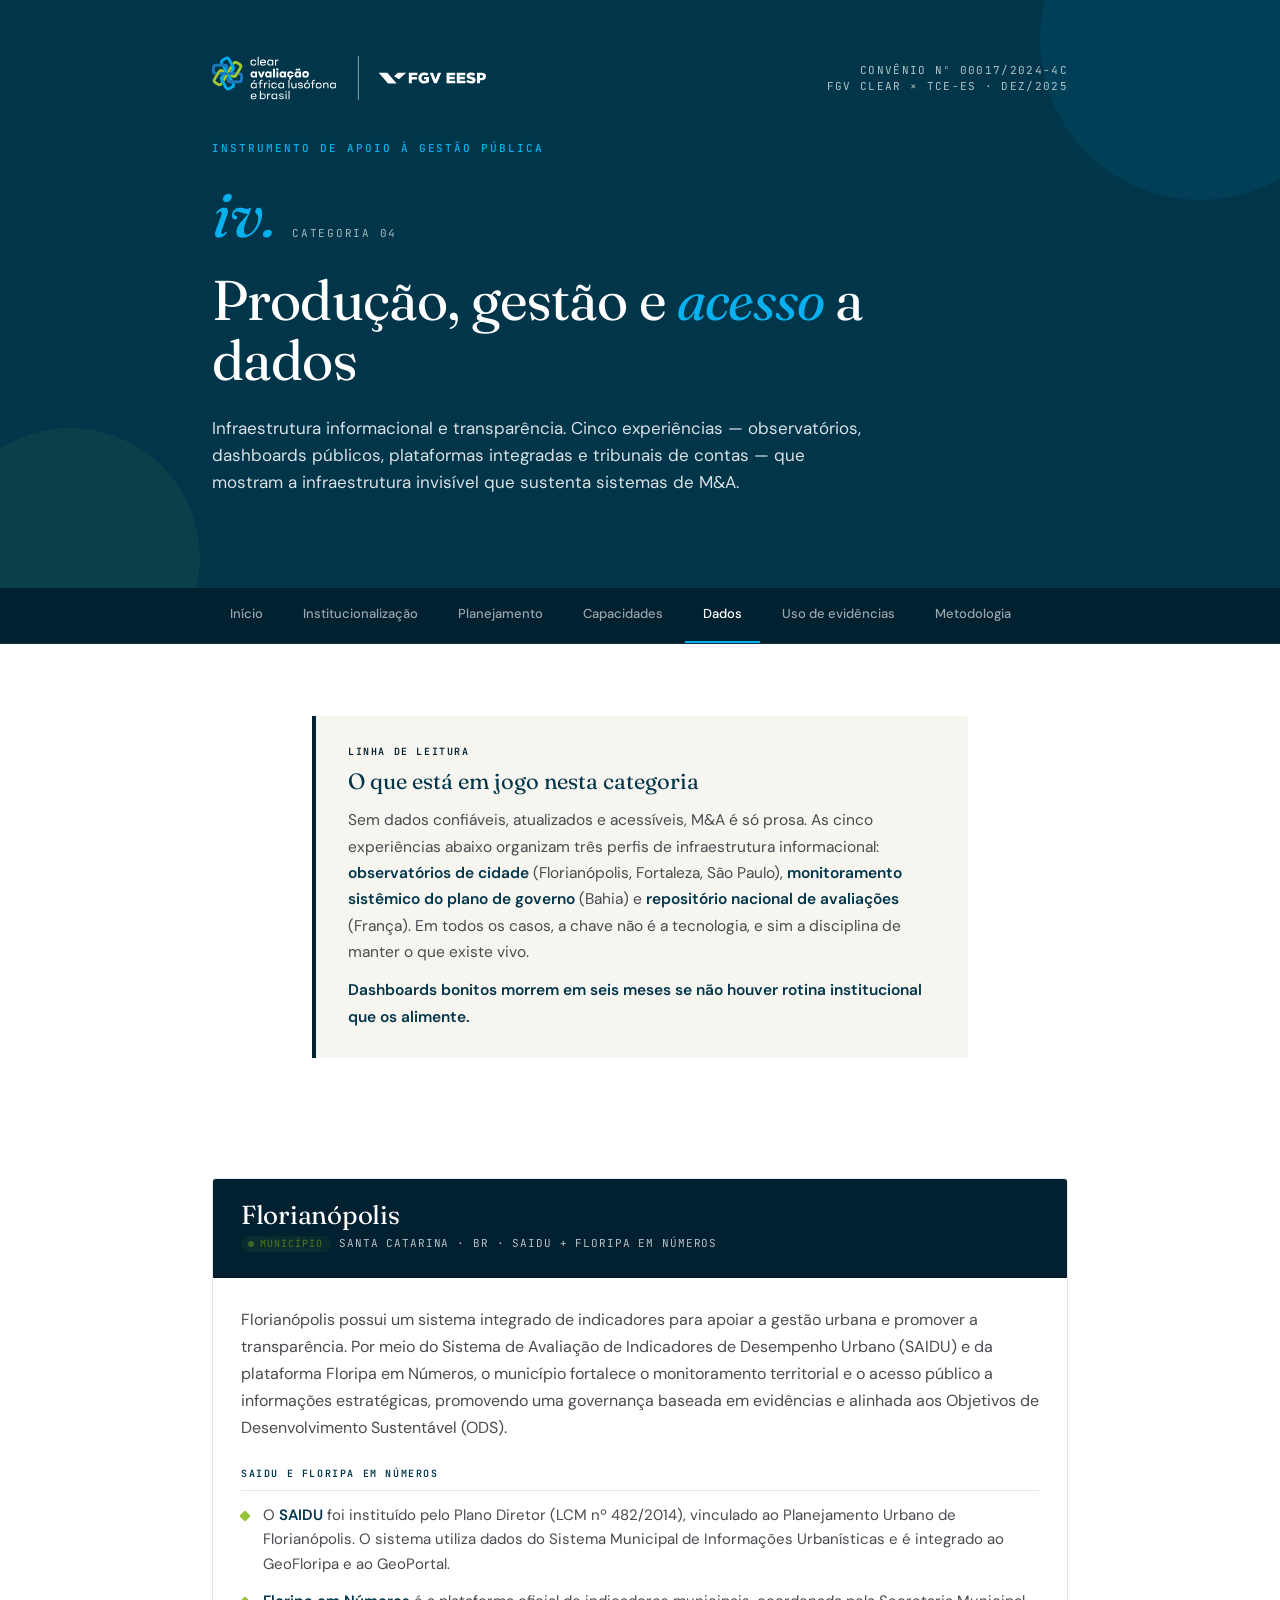
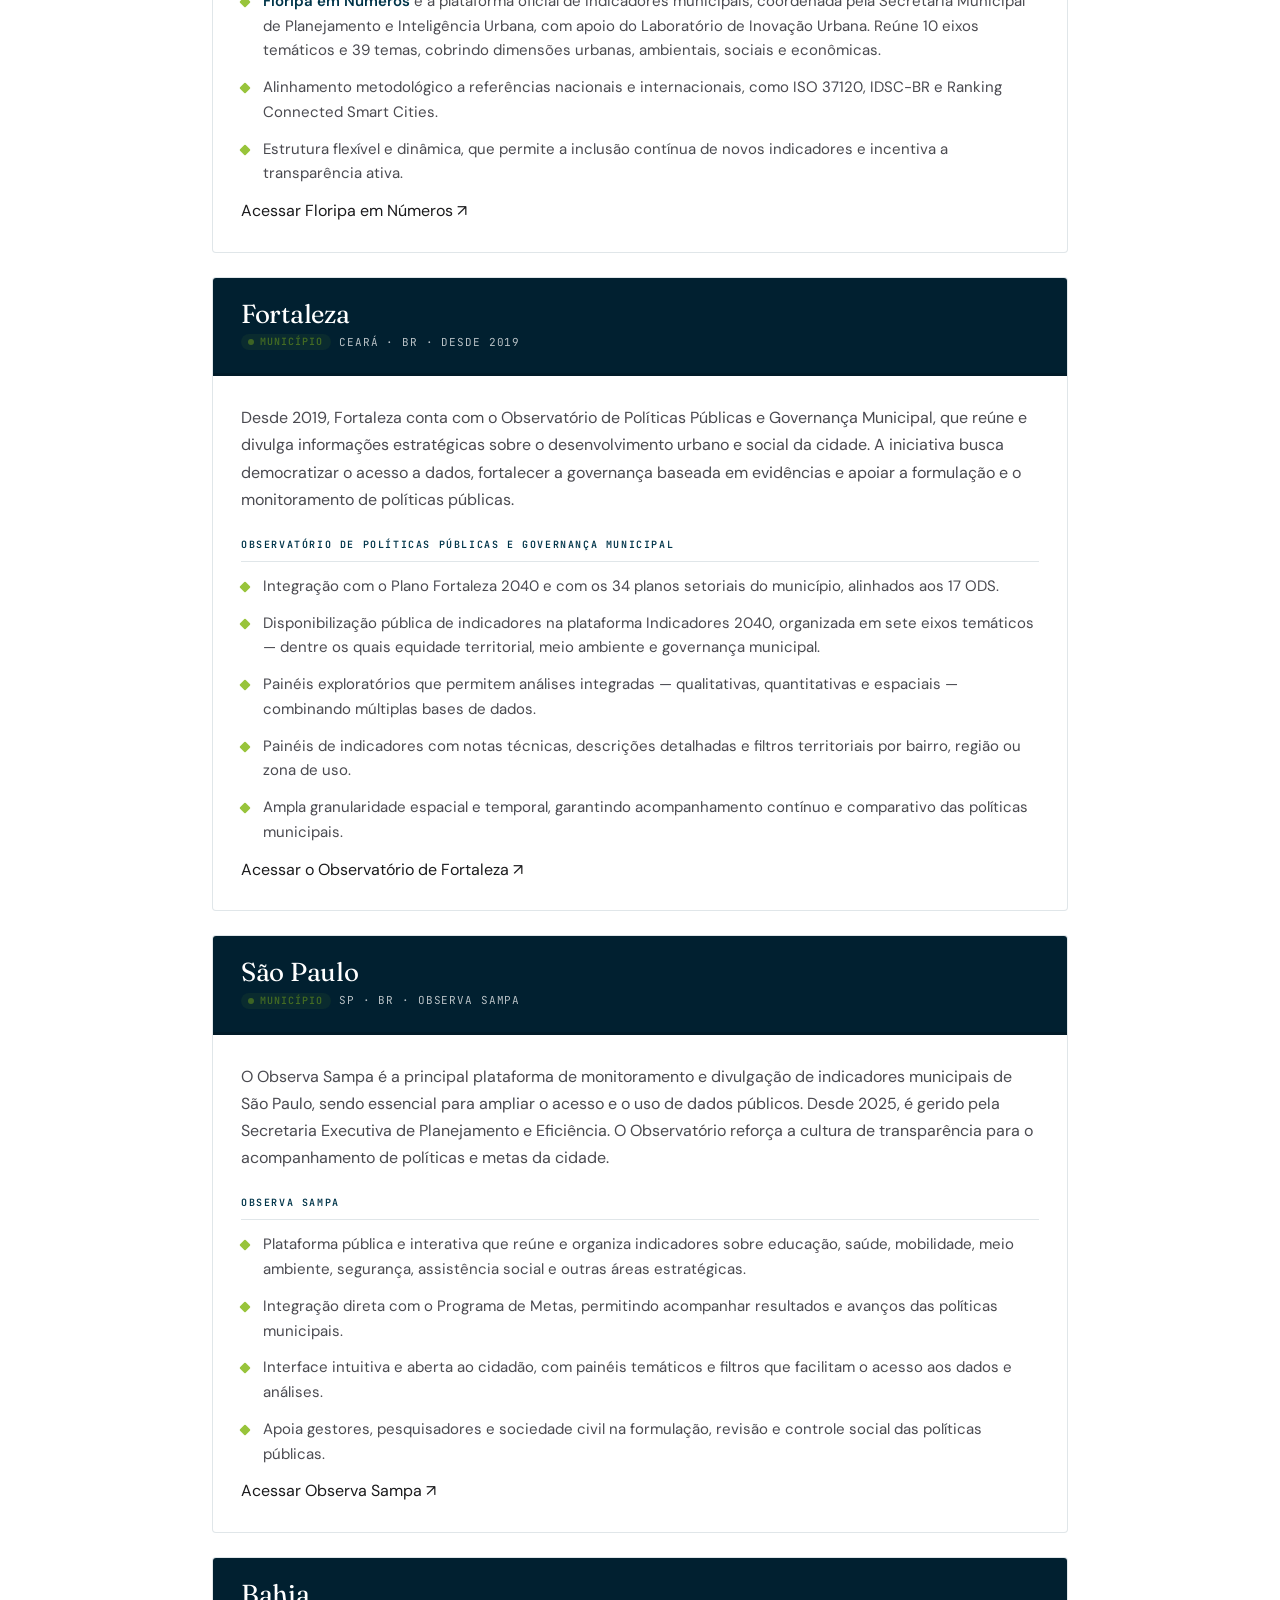
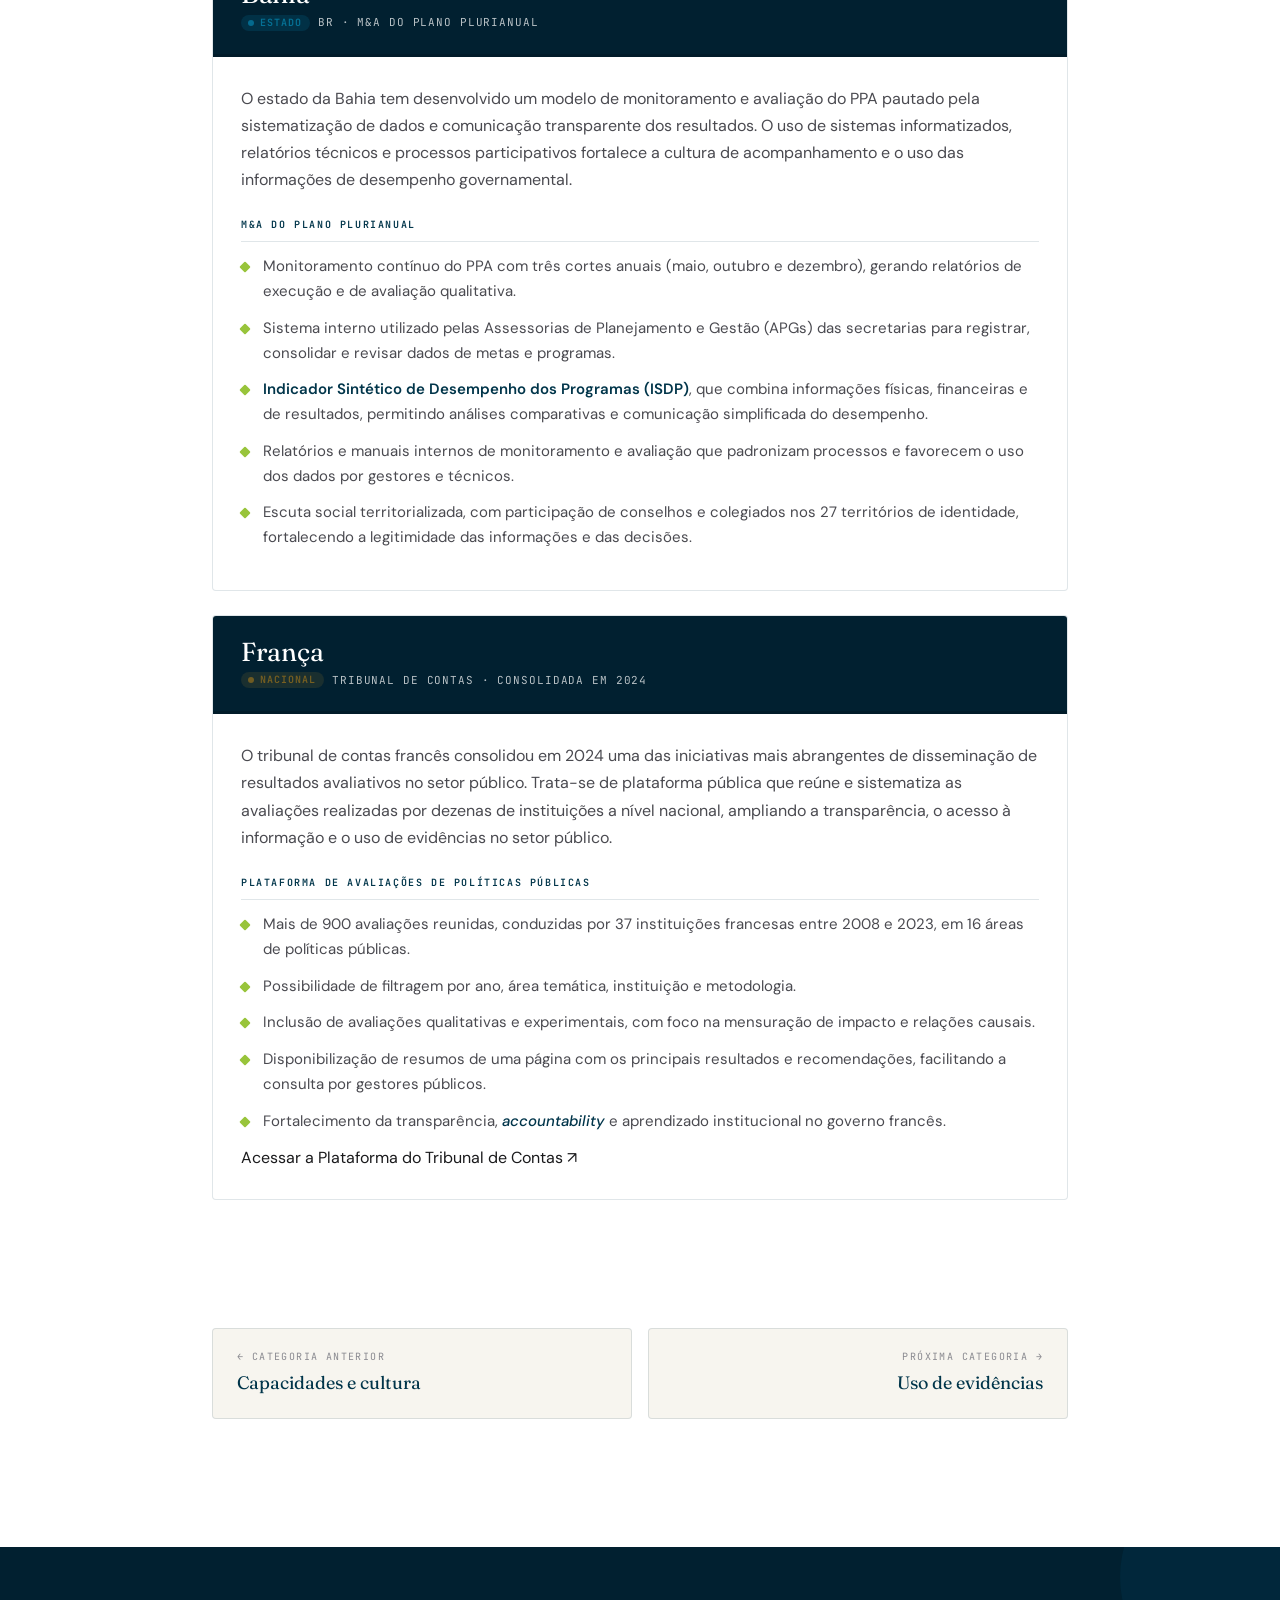
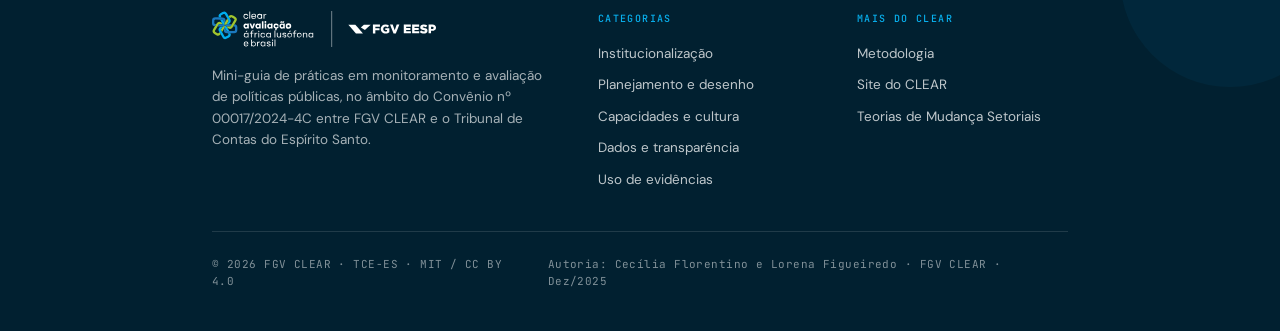
<file: dados/index.html>
<!DOCTYPE html>
<html lang="pt-BR">
<head>
  <meta charset="UTF-8" />
  <meta name="viewport" content="width=device-width, initial-scale=1.0" />
  <title>Produção, gestão e acesso a dados — Mini-guia FGV CLEAR × TCE-ES</title>
  <meta name="description" content="Cinco experiências de produção, gestão e acesso a dados em políticas públicas: Florianópolis, Fortaleza, São Paulo, Bahia e França." />
  <link rel="preconnect" href="https://fonts.googleapis.com" />
  <link rel="preconnect" href="https://fonts.gstatic.com" crossorigin />
  <link href="https://fonts.googleapis.com/css2?family=Fraunces:ital,opsz,wght@0,9..144,300..700;1,9..144,300..700&family=DM+Sans:wght@400;500;600;700&family=JetBrains+Mono:wght@400;500&display=swap" rel="stylesheet" />
  <link rel="stylesheet" href="../assets/css/style.css" />
</head>
<body>

  <header class="site-header">
    <div class="wrap site-header-inner">
      <div class="header-top">
        <a href="../" class="clear-logo" aria-label="FGV CLEAR">
          <img src="../assets/img/clear-logo-branco.svg" alt="FGV CLEAR" />
        </a>
        <div class="header-meta">
          Convênio nº 00017/2024-4C<br/>
          FGV CLEAR × TCE-ES · Dez/2025
        </div>
      </div>

      <div class="tagline">Instrumento de apoio à gestão pública</div>

      <div class="cat-header-marker">
        <div class="cat-header-num">iv.</div>
        <div class="cat-header-tag">Categoria 04</div>
      </div>

      <h1>Produção, gestão e <em>acesso</em> a dados</h1>

      <p class="header-lede">Infraestrutura informacional e transparência. Cinco experiências — observatórios, dashboards públicos, plataformas integradas e tribunais de contas — que mostram a infraestrutura invisível que sustenta sistemas de M&amp;A.</p>
    </div>
  </header>

  <nav class="site-tabs" aria-label="Navegação principal">
    <div class="wrap tabs-inner">
      <a class="tab" href="../">Início</a>
      <a class="tab" href="../institucionalizacao/">Institucionalização</a>
      <a class="tab" href="../planejamento/">Planejamento</a>
      <a class="tab" href="../capacidades/">Capacidades</a>
      <a class="tab" href="../dados/" aria-current="page">Dados</a>
      <a class="tab" href="../uso/">Uso de evidências</a>
      <a class="tab" href="../sobre/">Metodologia</a>
    </div>
  </nav>

  <section>
    <div class="wrap-narrow">
      <div class="insight cat-4">
        <div class="insight-label">Linha de leitura</div>
        <h3>O que está em jogo nesta categoria</h3>
        <p>Sem dados confiáveis, atualizados e acessíveis, M&amp;A é só prosa. As cinco experiências abaixo organizam três perfis de infraestrutura informacional: <strong>observatórios de cidade</strong> (Florianópolis, Fortaleza, São Paulo), <strong>monitoramento sistêmico do plano de governo</strong> (Bahia) e <strong>repositório nacional de avaliações</strong> (França). Em todos os casos, a chave não é a tecnologia, e sim a disciplina de manter o que existe vivo.</p>
        <p><strong>Dashboards bonitos morrem em seis meses se não houver rotina institucional que os alimente.</strong></p>
      </div>
    </div>
  </section>

  <section class="tight">
    <div class="wrap">
      <div class="case-grid">

        <article class="case" id="florianopolis">
          <div class="case-header cat-4">
            <div class="case-place">Florianópolis</div>
            <div class="case-region">Município · Santa Catarina · BR · SAIDU + Floripa em Números</div>
          </div>
          <div class="case-body">
            <p class="case-intro">Florianópolis possui um sistema integrado de indicadores para apoiar a gestão urbana e promover a transparência. Por meio do Sistema de Avaliação de Indicadores de Desempenho Urbano (SAIDU) e da plataforma Floripa em Números, o município fortalece o monitoramento territorial e o acesso público a informações estratégicas, promovendo uma governança baseada em evidências e alinhada aos Objetivos de Desenvolvimento Sustentável (ODS).</p>

            <div class="case-section">
              <div class="case-section-label">SAIDU e Floripa em Números</div>
              <ul class="case-bullets">
                <li>O <strong>SAIDU</strong> foi instituído pelo Plano Diretor (LCM nº 482/2014), vinculado ao Planejamento Urbano de Florianópolis. O sistema utiliza dados do Sistema Municipal de Informações Urbanísticas e é integrado ao GeoFloripa e ao GeoPortal.</li>
                <li><strong>Floripa em Números</strong> é a plataforma oficial de indicadores municipais, coordenada pela Secretaria Municipal de Planejamento e Inteligência Urbana, com apoio do Laboratório de Inovação Urbana. Reúne 10 eixos temáticos e 39 temas, cobrindo dimensões urbanas, ambientais, sociais e econômicas.</li>
                <li>Alinhamento metodológico a referências nacionais e internacionais, como ISO 37120, IDSC-BR e Ranking Connected Smart Cities.</li>
                <li>Estrutura flexível e dinâmica, que permite a inclusão contínua de novos indicadores e incentiva a transparência ativa.</li>
              </ul>
              <a class="case-link" href="https://redeplanejamento.pmf.sc.gov.br/pt-BR/indicadores/lista" target="_blank" rel="noopener">Acessar Floripa em Números ↗</a>
            </div>
          </div>
        </article>

        <article class="case" id="fortaleza">
          <div class="case-header cat-4">
            <div class="case-place">Fortaleza</div>
            <div class="case-region">Município · Ceará · BR · Desde 2019</div>
          </div>
          <div class="case-body">
            <p class="case-intro">Desde 2019, Fortaleza conta com o Observatório de Políticas Públicas e Governança Municipal, que reúne e divulga informações estratégicas sobre o desenvolvimento urbano e social da cidade. A iniciativa busca democratizar o acesso a dados, fortalecer a governança baseada em evidências e apoiar a formulação e o monitoramento de políticas públicas.</p>

            <div class="case-section">
              <div class="case-section-label">Observatório de Políticas Públicas e Governança Municipal</div>
              <ul class="case-bullets">
                <li>Integração com o Plano Fortaleza 2040 e com os 34 planos setoriais do município, alinhados aos 17 ODS.</li>
                <li>Disponibilização pública de indicadores na plataforma Indicadores 2040, organizada em sete eixos temáticos — dentre os quais equidade territorial, meio ambiente e governança municipal.</li>
                <li>Painéis exploratórios que permitem análises integradas — qualitativas, quantitativas e espaciais — combinando múltiplas bases de dados.</li>
                <li>Painéis de indicadores com notas técnicas, descrições detalhadas e filtros territoriais por bairro, região ou zona de uso.</li>
                <li>Ampla granularidade espacial e temporal, garantindo acompanhamento contínuo e comparativo das políticas municipais.</li>
              </ul>
              <a class="case-link" href="https://observatorio.fortaleza.ce.gov.br/" target="_blank" rel="noopener">Acessar o Observatório de Fortaleza ↗</a>
            </div>
          </div>
        </article>

        <article class="case" id="sao-paulo">
          <div class="case-header cat-4">
            <div class="case-place">São Paulo</div>
            <div class="case-region">Município · SP · BR · Observa Sampa</div>
          </div>
          <div class="case-body">
            <p class="case-intro">O Observa Sampa é a principal plataforma de monitoramento e divulgação de indicadores municipais de São Paulo, sendo essencial para ampliar o acesso e o uso de dados públicos. Desde 2025, é gerido pela Secretaria Executiva de Planejamento e Eficiência. O Observatório reforça a cultura de transparência para o acompanhamento de políticas e metas da cidade.</p>

            <div class="case-section">
              <div class="case-section-label">Observa Sampa</div>
              <ul class="case-bullets">
                <li>Plataforma pública e interativa que reúne e organiza indicadores sobre educação, saúde, mobilidade, meio ambiente, segurança, assistência social e outras áreas estratégicas.</li>
                <li>Integração direta com o Programa de Metas, permitindo acompanhar resultados e avanços das políticas municipais.</li>
                <li>Interface intuitiva e aberta ao cidadão, com painéis temáticos e filtros que facilitam o acesso aos dados e análises.</li>
                <li>Apoia gestores, pesquisadores e sociedade civil na formulação, revisão e controle social das políticas públicas.</li>
              </ul>
              <a class="case-link" href="https://observasampa.prefeitura.sp.gov.br/" target="_blank" rel="noopener">Acessar Observa Sampa ↗</a>
            </div>
          </div>
        </article>

        <article class="case" id="bahia">
          <div class="case-header cat-4">
            <div class="case-place">Bahia</div>
            <div class="case-region">Estado · BR · M&amp;A do Plano Plurianual</div>
          </div>
          <div class="case-body">
            <p class="case-intro">O estado da Bahia tem desenvolvido um modelo de monitoramento e avaliação do PPA pautado pela sistematização de dados e comunicação transparente dos resultados. O uso de sistemas informatizados, relatórios técnicos e processos participativos fortalece a cultura de acompanhamento e o uso das informações de desempenho governamental.</p>

            <div class="case-section">
              <div class="case-section-label">M&amp;A do Plano Plurianual</div>
              <ul class="case-bullets">
                <li>Monitoramento contínuo do PPA com três cortes anuais (maio, outubro e dezembro), gerando relatórios de execução e de avaliação qualitativa.</li>
                <li>Sistema interno utilizado pelas Assessorias de Planejamento e Gestão (APGs) das secretarias para registrar, consolidar e revisar dados de metas e programas.</li>
                <li><strong>Indicador Sintético de Desempenho dos Programas (ISDP)</strong>, que combina informações físicas, financeiras e de resultados, permitindo análises comparativas e comunicação simplificada do desempenho.</li>
                <li>Relatórios e manuais internos de monitoramento e avaliação que padronizam processos e favorecem o uso dos dados por gestores e técnicos.</li>
                <li>Escuta social territorializada, com participação de conselhos e colegiados nos 27 territórios de identidade, fortalecendo a legitimidade das informações e das decisões.</li>
              </ul>
            </div>
          </div>
        </article>

        <article class="case" id="franca">
          <div class="case-header cat-4">
            <div class="case-place">França</div>
            <div class="case-region">Nacional · Tribunal de Contas · Consolidada em 2024</div>
          </div>
          <div class="case-body">
            <p class="case-intro">O tribunal de contas francês consolidou em 2024 uma das iniciativas mais abrangentes de disseminação de resultados avaliativos no setor público. Trata-se de plataforma pública que reúne e sistematiza as avaliações realizadas por dezenas de instituições a nível nacional, ampliando a transparência, o acesso à informação e o uso de evidências no setor público.</p>

            <div class="case-section">
              <div class="case-section-label">Plataforma de Avaliações de Políticas Públicas</div>
              <ul class="case-bullets">
                <li>Mais de 900 avaliações reunidas, conduzidas por 37 instituições francesas entre 2008 e 2023, em 16 áreas de políticas públicas.</li>
                <li>Possibilidade de filtragem por ano, área temática, instituição e metodologia.</li>
                <li>Inclusão de avaliações qualitativas e experimentais, com foco na mensuração de impacto e relações causais.</li>
                <li>Disponibilização de resumos de uma página com os principais resultados e recomendações, facilitando a consulta por gestores públicos.</li>
                <li>Fortalecimento da transparência, <em>accountability</em> e aprendizado institucional no governo francês.</li>
              </ul>
              <a class="case-link" href="https://www.ccomptes.fr/fr/plateformes-citoyennes/plateforme-evaluations-politique-publique/explorer-evaluations" target="_blank" rel="noopener">Acessar a Plataforma do Tribunal de Contas ↗</a>
            </div>
          </div>
        </article>

      </div>
    </div>
  </section>

  <section class="tight">
    <div class="wrap">
      <div class="pager">
        <a href="../capacidades/" class="pager-link">
          <span class="pager-link-label">← Categoria anterior</span>
          <span class="pager-link-title">Capacidades e cultura</span>
        </a>
        <a href="../uso/" class="pager-link">
          <span class="pager-link-label">Próxima categoria →</span>
          <span class="pager-link-title">Uso de evidências</span>
        </a>
      </div>
    </div>
  </section>

  <footer class="site-footer">
    <div class="wrap">
      <div class="footer-grid">
        <div>
          <img src="../assets/img/clear-logo-branco.svg" alt="FGV CLEAR" class="footer-logo" />
          <p class="footer-tag">Mini-guia de práticas em monitoramento e avaliação de políticas públicas, no âmbito do Convênio nº 00017/2024-4C entre FGV CLEAR e o Tribunal de Contas do Espírito Santo.</p>
        </div>
        <div class="footer-col">
          <div class="footer-col-label">Categorias</div>
          <a href="../institucionalizacao/">Institucionalização</a>
          <a href="../planejamento/">Planejamento e desenho</a>
          <a href="../capacidades/">Capacidades e cultura</a>
          <a href="../dados/">Dados e transparência</a>
          <a href="../uso/">Uso de evidências</a>
        </div>
        <div class="footer-col">
          <div class="footer-col-label">Mais do CLEAR</div>
          <a href="../sobre/">Metodologia</a>
          <a href="https://fgvclear.org" target="_blank" rel="noopener">Site do CLEAR</a>
          <a href="https://caiodesouzacastro.github.io/clear-tdms-municipais/" target="_blank" rel="noopener">Teorias de Mudança Setoriais</a>
        </div>
      </div>
      <div class="footer-bottom">
        <span>© 2026 FGV CLEAR · TCE-ES · MIT / CC BY 4.0</span>
        <span>Autoria: Cecília Florentino e Lorena Figueiredo · FGV CLEAR · Dez/2025</span>
      </div>
    </div>
  </footer>

  <script>
    (function() {
      var tabs = document.querySelector('.site-tabs');
      if (!tabs) return;
      function update() {
        var h = document.documentElement;
        var scrolled = h.scrollTop;
        var max = h.scrollHeight - h.clientHeight;
        var pct = max > 0 ? (scrolled / max) * 100 : 0;
        tabs.style.setProperty('--scroll-progress', pct + '%');
      }
      window.addEventListener('scroll', update, { passive: true });
      window.addEventListener('resize', update);
      update();
    })();
  </script>

  <script>
    // Decora case-region com um badge colorido para o nível (Município/Estado/Nacional/Federal)
    (function() {
      var typeMap = {
        'MUNICÍPIO': 'is-municipio',
        'MUNICIPIO': 'is-municipio',
        'ESTADO': 'is-estado',
        'NACIONAL': 'is-nacional',
        'FEDERAL': 'is-nacional'
      };
      document.querySelectorAll('.case-region').forEach(function(el) {
        var raw = el.textContent.trim();
        var parts = raw.split('·').map(function(s){return s.trim();});
        if (!parts.length) return;
        var head = parts[0];
        var key = head.toUpperCase();
        var cls = typeMap[key];
        if (!cls) return;
        var rest = parts.slice(1).join(' · ');
        el.innerHTML = '<span class="region-badge ' + cls + '">' + head + '</span>' +
                       (rest ? '<span class="region-rest">' + rest + '</span>' : '');
      });
    })();
  </script>
</body>
</html>
</file>
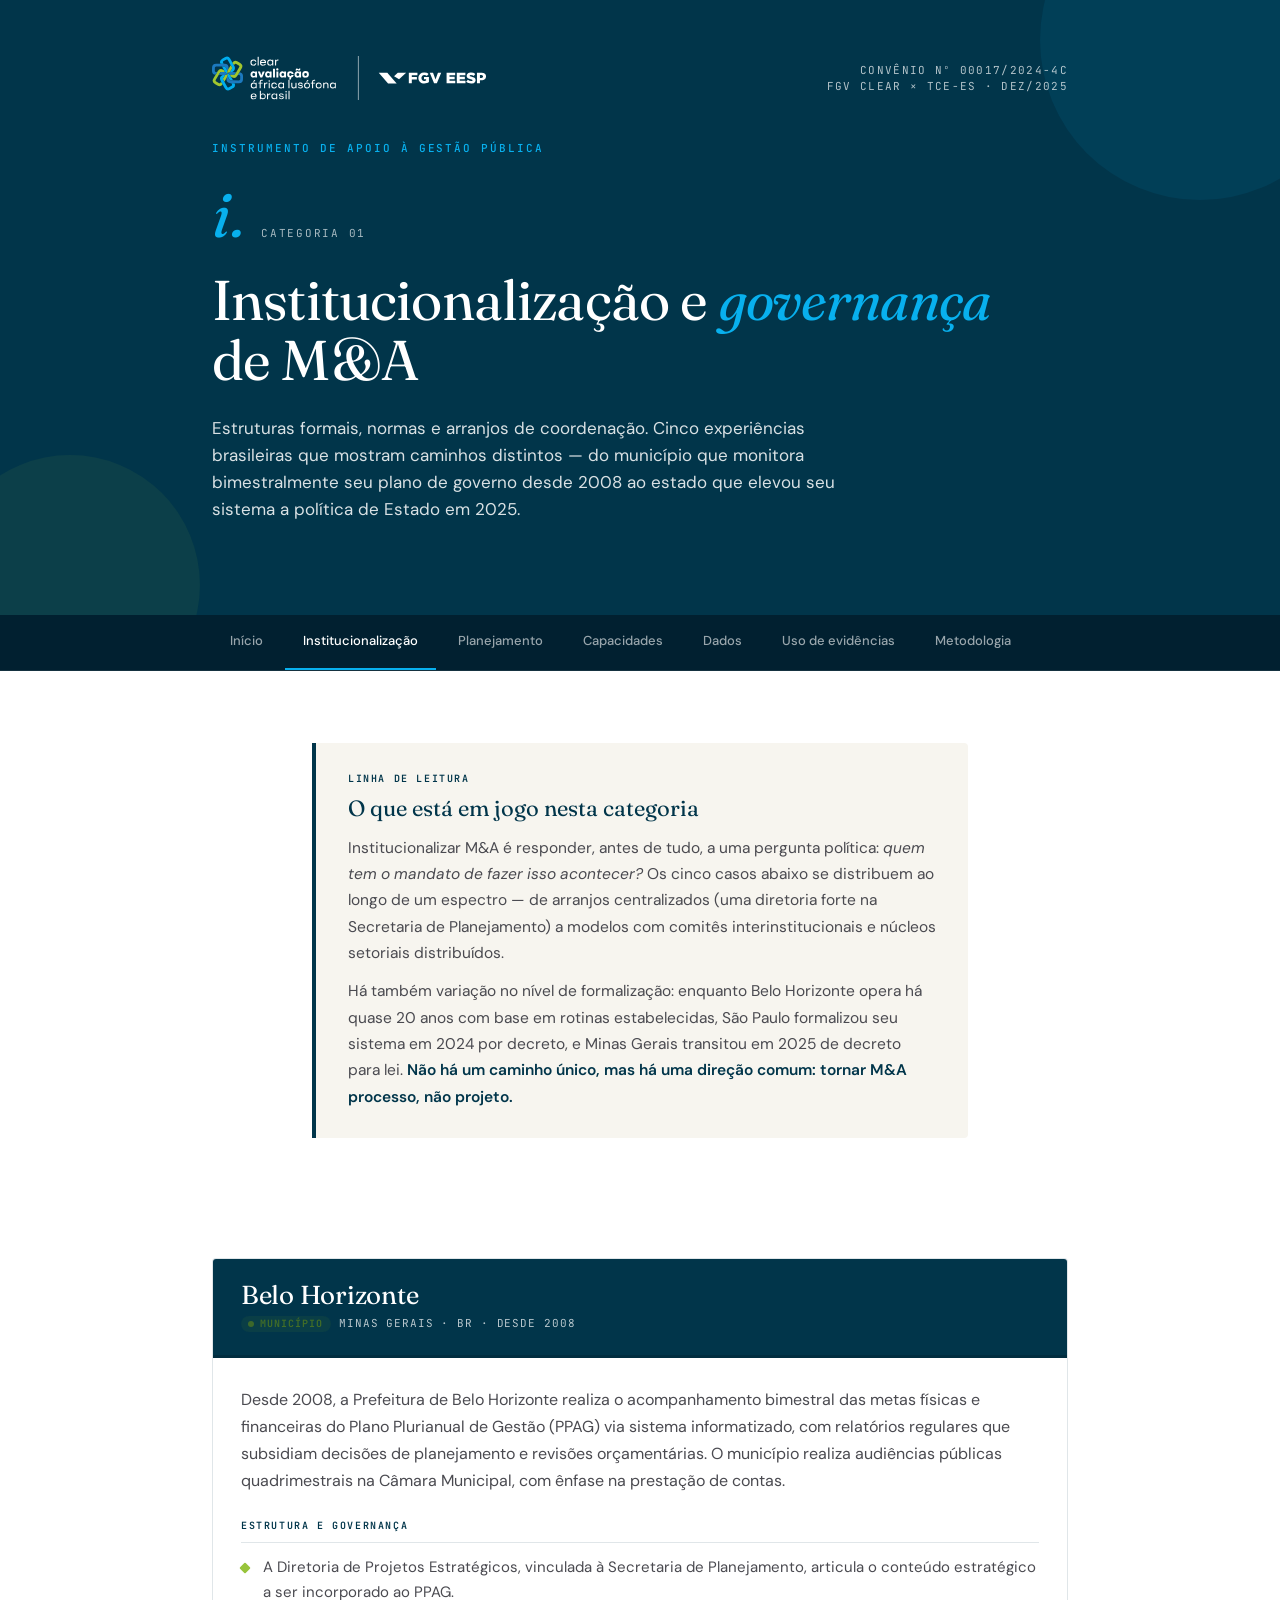
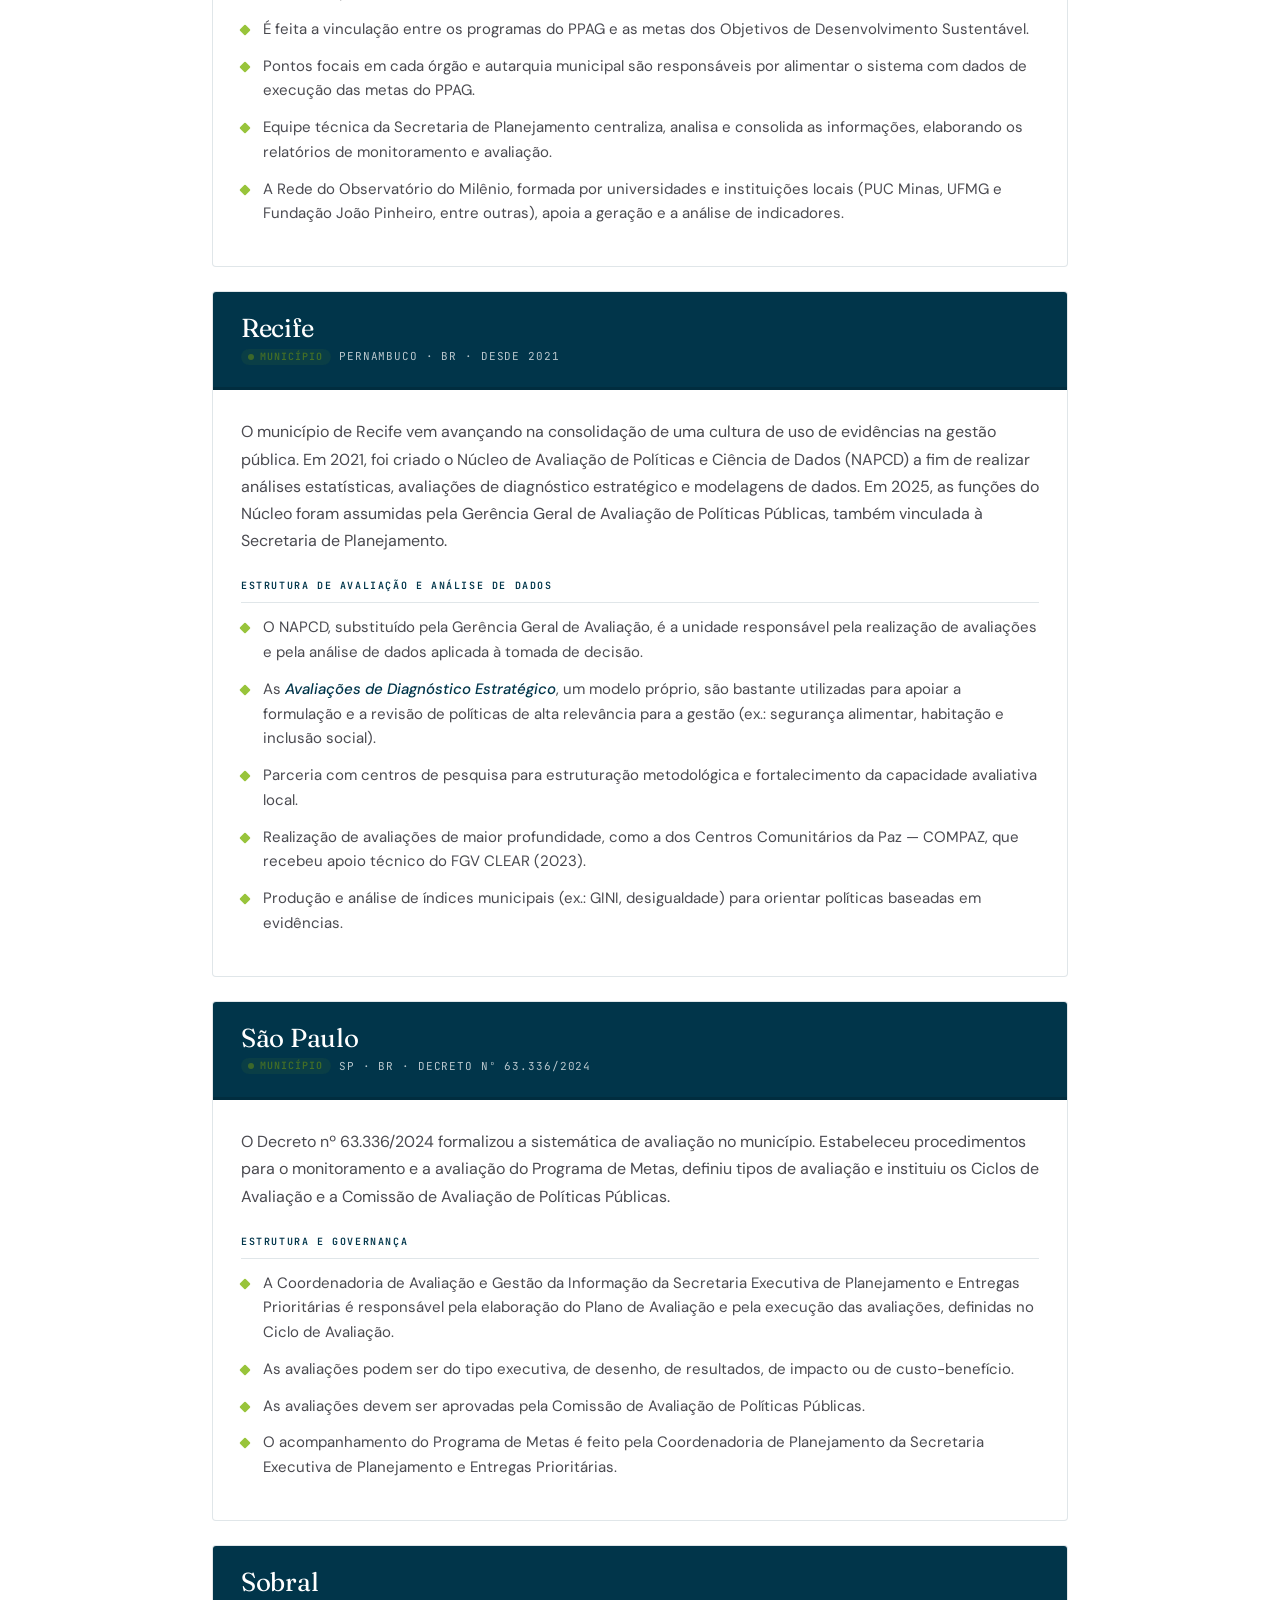
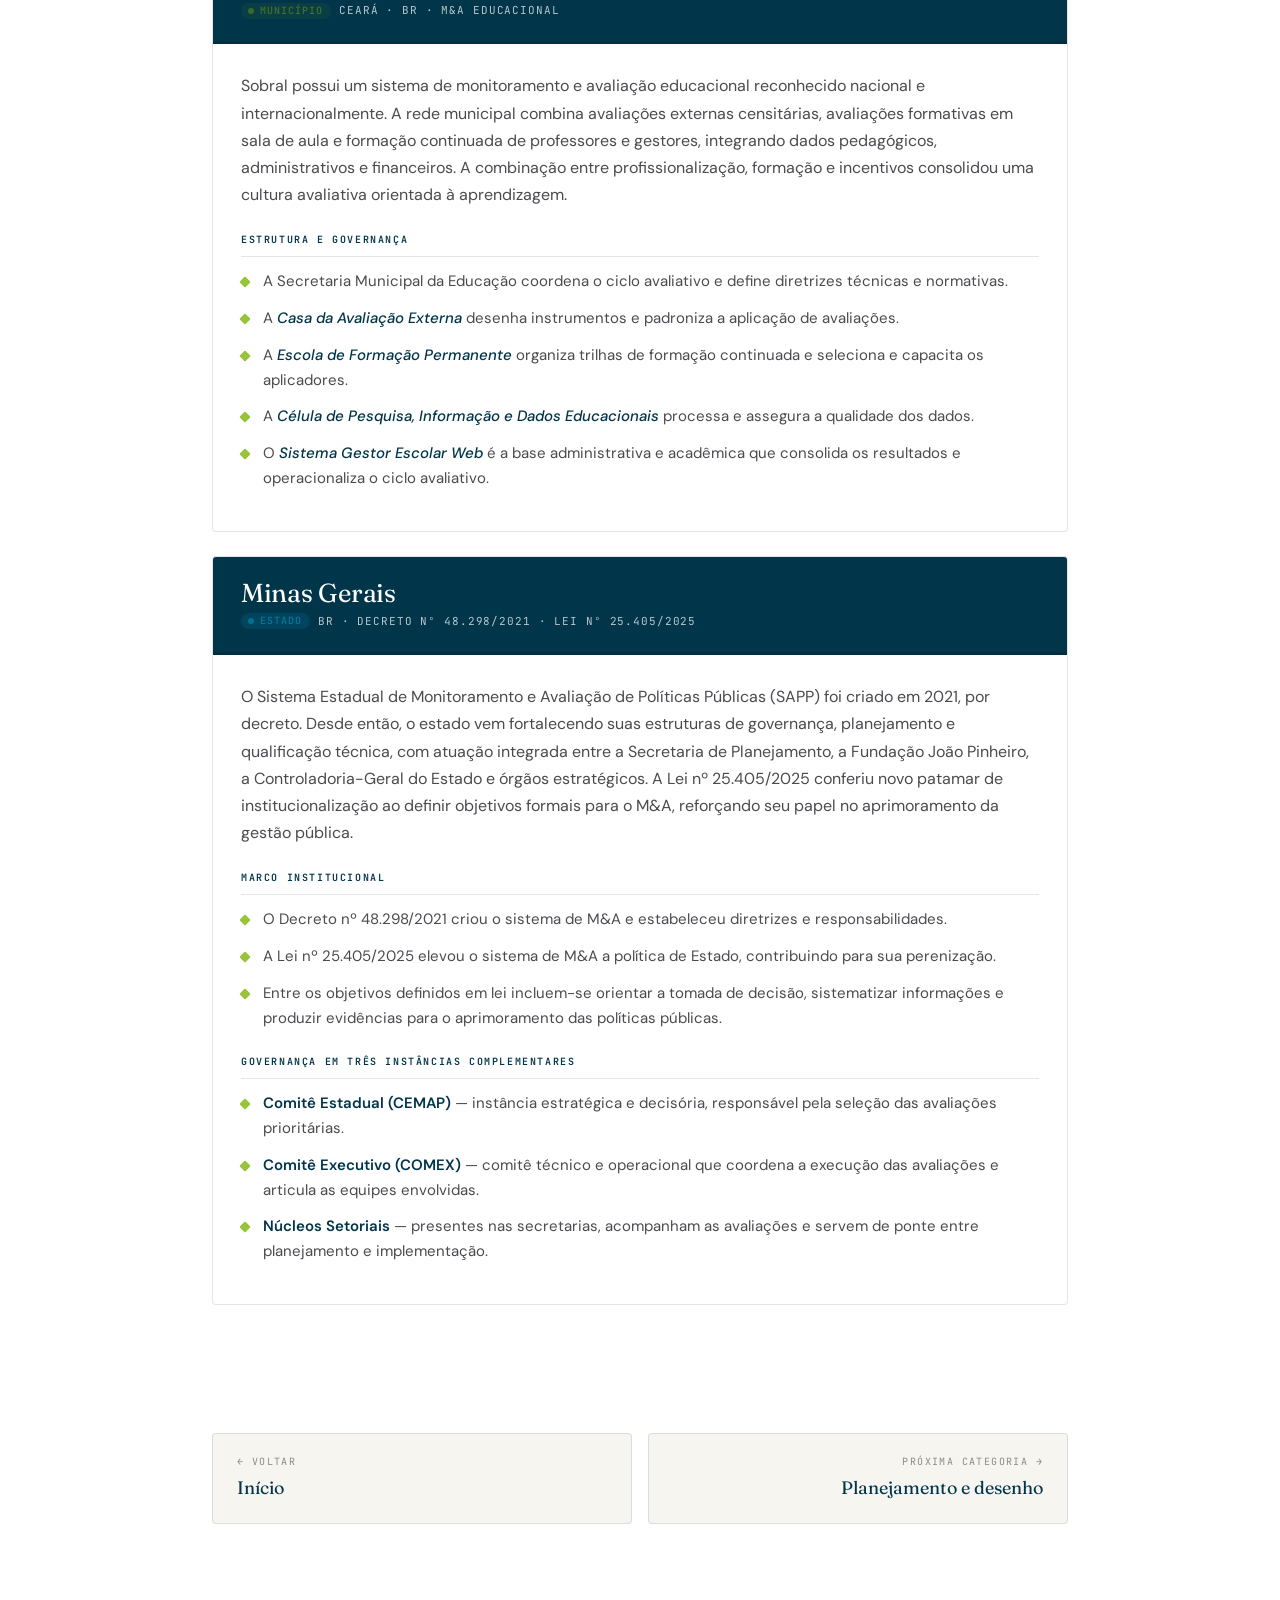
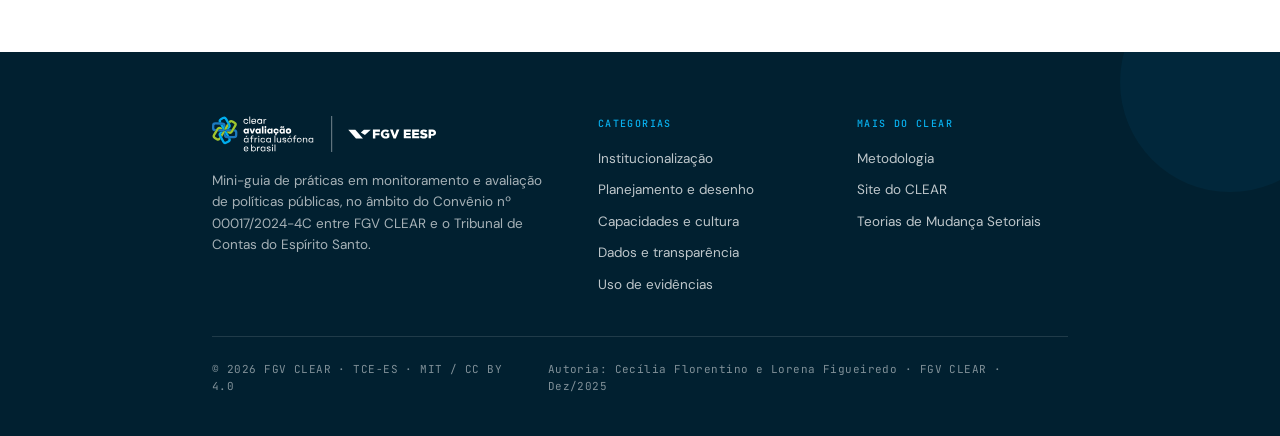
<file: institucionalizacao/index.html>
<!DOCTYPE html>
<html lang="pt-BR">
<head>
  <meta charset="UTF-8" />
  <meta name="viewport" content="width=device-width, initial-scale=1.0" />
  <title>Institucionalização e governança de M&amp;A — Mini-guia FGV CLEAR × TCE-ES</title>
  <meta name="description" content="Cinco experiências de institucionalização e governança de sistemas de M&A: Belo Horizonte, Recife, São Paulo, Sobral e Minas Gerais." />
  <link rel="preconnect" href="https://fonts.googleapis.com" />
  <link rel="preconnect" href="https://fonts.gstatic.com" crossorigin />
  <link href="https://fonts.googleapis.com/css2?family=Fraunces:ital,opsz,wght@0,9..144,300..700;1,9..144,300..700&family=DM+Sans:wght@400;500;600;700&family=JetBrains+Mono:wght@400;500&display=swap" rel="stylesheet" />
  <link rel="stylesheet" href="../assets/css/style.css" />
</head>
<body>

  <header class="site-header">
    <div class="wrap site-header-inner">
      <div class="header-top">
        <a href="../" class="clear-logo" aria-label="FGV CLEAR">
          <img src="../assets/img/clear-logo-branco.svg" alt="FGV CLEAR" />
        </a>
        <div class="header-meta">
          Convênio nº 00017/2024-4C<br/>
          FGV CLEAR × TCE-ES · Dez/2025
        </div>
      </div>

      <div class="tagline">Instrumento de apoio à gestão pública</div>

      <div class="cat-header-marker">
        <div class="cat-header-num">i.</div>
        <div class="cat-header-tag">Categoria 01</div>
      </div>

      <h1>Institucionalização e <em>governança</em> de M&amp;A</h1>

      <p class="header-lede">Estruturas formais, normas e arranjos de coordenação. Cinco experiências brasileiras que mostram caminhos distintos — do município que monitora bimestralmente seu plano de governo desde 2008 ao estado que elevou seu sistema a política de Estado em 2025.</p>
    </div>
  </header>

  <nav class="site-tabs" aria-label="Navegação principal">
    <div class="wrap tabs-inner">
      <a class="tab" href="../">Início</a>
      <a class="tab" href="../institucionalizacao/" aria-current="page">Institucionalização</a>
      <a class="tab" href="../planejamento/">Planejamento</a>
      <a class="tab" href="../capacidades/">Capacidades</a>
      <a class="tab" href="../dados/">Dados</a>
      <a class="tab" href="../uso/">Uso de evidências</a>
      <a class="tab" href="../sobre/">Metodologia</a>
    </div>
  </nav>

  <section>
    <div class="wrap-narrow">
      <div class="insight cat-1">
        <div class="insight-label">Linha de leitura</div>
        <h3>O que está em jogo nesta categoria</h3>
        <p>Institucionalizar M&amp;A é responder, antes de tudo, a uma pergunta política: <em>quem tem o mandato de fazer isso acontecer?</em> Os cinco casos abaixo se distribuem ao longo de um espectro — de arranjos centralizados (uma diretoria forte na Secretaria de Planejamento) a modelos com comitês interinstitucionais e núcleos setoriais distribuídos.</p>
        <p>Há também variação no nível de formalização: enquanto Belo Horizonte opera há quase 20 anos com base em rotinas estabelecidas, São Paulo formalizou seu sistema em 2024 por decreto, e Minas Gerais transitou em 2025 de decreto para lei. <strong>Não há um caminho único, mas há uma direção comum: tornar M&amp;A processo, não projeto.</strong></p>
      </div>
    </div>
  </section>

  <section class="tight">
    <div class="wrap">
      <div class="case-grid">

        <article class="case" id="belo-horizonte">
          <div class="case-header cat-1">
            <div class="case-place">Belo Horizonte</div>
            <div class="case-region">Município · Minas Gerais · BR · Desde 2008</div>
          </div>
          <div class="case-body">
            <p class="case-intro">Desde 2008, a Prefeitura de Belo Horizonte realiza o acompanhamento bimestral das metas físicas e financeiras do Plano Plurianual de Gestão (PPAG) via sistema informatizado, com relatórios regulares que subsidiam decisões de planejamento e revisões orçamentárias. O município realiza audiências públicas quadrimestrais na Câmara Municipal, com ênfase na prestação de contas.</p>

            <div class="case-section">
              <div class="case-section-label">Estrutura e governança</div>
              <ul class="case-bullets">
                <li>A Diretoria de Projetos Estratégicos, vinculada à Secretaria de Planejamento, articula o conteúdo estratégico a ser incorporado ao PPAG.</li>
                <li>É feita a vinculação entre os programas do PPAG e as metas dos Objetivos de Desenvolvimento Sustentável.</li>
                <li>Pontos focais em cada órgão e autarquia municipal são responsáveis por alimentar o sistema com dados de execução das metas do PPAG.</li>
                <li>Equipe técnica da Secretaria de Planejamento centraliza, analisa e consolida as informações, elaborando os relatórios de monitoramento e avaliação.</li>
                <li>A Rede do Observatório do Milênio, formada por universidades e instituições locais (PUC Minas, UFMG e Fundação João Pinheiro, entre outras), apoia a geração e a análise de indicadores.</li>
              </ul>
            </div>
          </div>
        </article>

        <article class="case" id="recife">
          <div class="case-header cat-1">
            <div class="case-place">Recife</div>
            <div class="case-region">Município · Pernambuco · BR · Desde 2021</div>
          </div>
          <div class="case-body">
            <p class="case-intro">O município de Recife vem avançando na consolidação de uma cultura de uso de evidências na gestão pública. Em 2021, foi criado o Núcleo de Avaliação de Políticas e Ciência de Dados (NAPCD) a fim de realizar análises estatísticas, avaliações de diagnóstico estratégico e modelagens de dados. Em 2025, as funções do Núcleo foram assumidas pela Gerência Geral de Avaliação de Políticas Públicas, também vinculada à Secretaria de Planejamento.</p>

            <div class="case-section">
              <div class="case-section-label">Estrutura de avaliação e análise de dados</div>
              <ul class="case-bullets">
                <li>O NAPCD, substituído pela Gerência Geral de Avaliação, é a unidade responsável pela realização de avaliações e pela análise de dados aplicada à tomada de decisão.</li>
                <li>As <em>Avaliações de Diagnóstico Estratégico</em>, um modelo próprio, são bastante utilizadas para apoiar a formulação e a revisão de políticas de alta relevância para a gestão (ex.: segurança alimentar, habitação e inclusão social).</li>
                <li>Parceria com centros de pesquisa para estruturação metodológica e fortalecimento da capacidade avaliativa local.</li>
                <li>Realização de avaliações de maior profundidade, como a dos Centros Comunitários da Paz — COMPAZ, que recebeu apoio técnico do FGV CLEAR (2023).</li>
                <li>Produção e análise de índices municipais (ex.: GINI, desigualdade) para orientar políticas baseadas em evidências.</li>
              </ul>
            </div>
          </div>
        </article>

        <article class="case" id="sao-paulo">
          <div class="case-header cat-1">
            <div class="case-place">São Paulo</div>
            <div class="case-region">Município · SP · BR · Decreto nº 63.336/2024</div>
          </div>
          <div class="case-body">
            <p class="case-intro">O Decreto nº 63.336/2024 formalizou a sistemática de avaliação no município. Estabeleceu procedimentos para o monitoramento e a avaliação do Programa de Metas, definiu tipos de avaliação e instituiu os Ciclos de Avaliação e a Comissão de Avaliação de Políticas Públicas.</p>

            <div class="case-section">
              <div class="case-section-label">Estrutura e governança</div>
              <ul class="case-bullets">
                <li>A Coordenadoria de Avaliação e Gestão da Informação da Secretaria Executiva de Planejamento e Entregas Prioritárias é responsável pela elaboração do Plano de Avaliação e pela execução das avaliações, definidas no Ciclo de Avaliação.</li>
                <li>As avaliações podem ser do tipo executiva, de desenho, de resultados, de impacto ou de custo-benefício.</li>
                <li>As avaliações devem ser aprovadas pela Comissão de Avaliação de Políticas Públicas.</li>
                <li>O acompanhamento do Programa de Metas é feito pela Coordenadoria de Planejamento da Secretaria Executiva de Planejamento e Entregas Prioritárias.</li>
              </ul>
            </div>
          </div>
        </article>

        <article class="case" id="sobral">
          <div class="case-header cat-1">
            <div class="case-place">Sobral</div>
            <div class="case-region">Município · Ceará · BR · M&amp;A educacional</div>
          </div>
          <div class="case-body">
            <p class="case-intro">Sobral possui um sistema de monitoramento e avaliação educacional reconhecido nacional e internacionalmente. A rede municipal combina avaliações externas censitárias, avaliações formativas em sala de aula e formação continuada de professores e gestores, integrando dados pedagógicos, administrativos e financeiros. A combinação entre profissionalização, formação e incentivos consolidou uma cultura avaliativa orientada à aprendizagem.</p>

            <div class="case-section">
              <div class="case-section-label">Estrutura e governança</div>
              <ul class="case-bullets">
                <li>A Secretaria Municipal da Educação coordena o ciclo avaliativo e define diretrizes técnicas e normativas.</li>
                <li>A <em>Casa da Avaliação Externa</em> desenha instrumentos e padroniza a aplicação de avaliações.</li>
                <li>A <em>Escola de Formação Permanente</em> organiza trilhas de formação continuada e seleciona e capacita os aplicadores.</li>
                <li>A <em>Célula de Pesquisa, Informação e Dados Educacionais</em> processa e assegura a qualidade dos dados.</li>
                <li>O <em>Sistema Gestor Escolar Web</em> é a base administrativa e acadêmica que consolida os resultados e operacionaliza o ciclo avaliativo.</li>
              </ul>
            </div>
          </div>
        </article>

        <article class="case" id="minas-gerais">
          <div class="case-header cat-1">
            <div class="case-place">Minas Gerais</div>
            <div class="case-region">Estado · BR · Decreto nº 48.298/2021 · Lei nº 25.405/2025</div>
          </div>
          <div class="case-body">
            <p class="case-intro">O Sistema Estadual de Monitoramento e Avaliação de Políticas Públicas (SAPP) foi criado em 2021, por decreto. Desde então, o estado vem fortalecendo suas estruturas de governança, planejamento e qualificação técnica, com atuação integrada entre a Secretaria de Planejamento, a Fundação João Pinheiro, a Controladoria-Geral do Estado e órgãos estratégicos. A Lei nº 25.405/2025 conferiu novo patamar de institucionalização ao definir objetivos formais para o M&amp;A, reforçando seu papel no aprimoramento da gestão pública.</p>

            <div class="case-section">
              <div class="case-section-label">Marco institucional</div>
              <ul class="case-bullets">
                <li>O Decreto nº 48.298/2021 criou o sistema de M&amp;A e estabeleceu diretrizes e responsabilidades.</li>
                <li>A Lei nº 25.405/2025 elevou o sistema de M&amp;A a política de Estado, contribuindo para sua perenização.</li>
                <li>Entre os objetivos definidos em lei incluem-se orientar a tomada de decisão, sistematizar informações e produzir evidências para o aprimoramento das políticas públicas.</li>
              </ul>
            </div>

            <div class="case-section">
              <div class="case-section-label">Governança em três instâncias complementares</div>
              <ul class="case-bullets">
                <li><strong>Comitê Estadual (CEMAP)</strong> — instância estratégica e decisória, responsável pela seleção das avaliações prioritárias.</li>
                <li><strong>Comitê Executivo (COMEX)</strong> — comitê técnico e operacional que coordena a execução das avaliações e articula as equipes envolvidas.</li>
                <li><strong>Núcleos Setoriais</strong> — presentes nas secretarias, acompanham as avaliações e servem de ponte entre planejamento e implementação.</li>
              </ul>
            </div>
          </div>
        </article>

      </div>
    </div>
  </section>

  <section class="tight">
    <div class="wrap">
      <div class="pager">
        <a href="./" class="pager-link">
          <span class="pager-link-label">← Voltar</span>
          <span class="pager-link-title">Início</span>
        </a>
        <a href="../planejamento/" class="pager-link">
          <span class="pager-link-label">Próxima categoria →</span>
          <span class="pager-link-title">Planejamento e desenho</span>
        </a>
      </div>
    </div>
  </section>

  <footer class="site-footer">
    <div class="wrap">
      <div class="footer-grid">
        <div>
          <img src="../assets/img/clear-logo-branco.svg" alt="FGV CLEAR" class="footer-logo" />
          <p class="footer-tag">Mini-guia de práticas em monitoramento e avaliação de políticas públicas, no âmbito do Convênio nº 00017/2024-4C entre FGV CLEAR e o Tribunal de Contas do Espírito Santo.</p>
        </div>
        <div class="footer-col">
          <div class="footer-col-label">Categorias</div>
          <a href="../institucionalizacao/">Institucionalização</a>
          <a href="../planejamento/">Planejamento e desenho</a>
          <a href="../capacidades/">Capacidades e cultura</a>
          <a href="../dados/">Dados e transparência</a>
          <a href="../uso/">Uso de evidências</a>
        </div>
        <div class="footer-col">
          <div class="footer-col-label">Mais do CLEAR</div>
          <a href="../sobre/">Metodologia</a>
          <a href="https://fgvclear.org" target="_blank" rel="noopener">Site do CLEAR</a>
          <a href="https://caiodesouzacastro.github.io/clear-tdms-municipais/" target="_blank" rel="noopener">Teorias de Mudança Setoriais</a>
        </div>
      </div>
      <div class="footer-bottom">
        <span>© 2026 FGV CLEAR · TCE-ES · MIT / CC BY 4.0</span>
        <span>Autoria: Cecília Florentino e Lorena Figueiredo · FGV CLEAR · Dez/2025</span>
      </div>
    </div>
  </footer>

  <script>
    (function() {
      var tabs = document.querySelector('.site-tabs');
      if (!tabs) return;
      function update() {
        var h = document.documentElement;
        var scrolled = h.scrollTop;
        var max = h.scrollHeight - h.clientHeight;
        var pct = max > 0 ? (scrolled / max) * 100 : 0;
        tabs.style.setProperty('--scroll-progress', pct + '%');
      }
      window.addEventListener('scroll', update, { passive: true });
      window.addEventListener('resize', update);
      update();
    })();
  </script>

  <script>
    // Decora case-region com um badge colorido para o nível (Município/Estado/Nacional/Federal)
    (function() {
      var typeMap = {
        'MUNICÍPIO': 'is-municipio',
        'MUNICIPIO': 'is-municipio',
        'ESTADO': 'is-estado',
        'NACIONAL': 'is-nacional',
        'FEDERAL': 'is-nacional'
      };
      document.querySelectorAll('.case-region').forEach(function(el) {
        var raw = el.textContent.trim();
        var parts = raw.split('·').map(function(s){return s.trim();});
        if (!parts.length) return;
        var head = parts[0];
        var key = head.toUpperCase();
        var cls = typeMap[key];
        if (!cls) return;
        var rest = parts.slice(1).join(' · ');
        el.innerHTML = '<span class="region-badge ' + cls + '">' + head + '</span>' +
                       (rest ? '<span class="region-rest">' + rest + '</span>' : '');
      });
    })();
  </script>
</body>
</html>
</file>
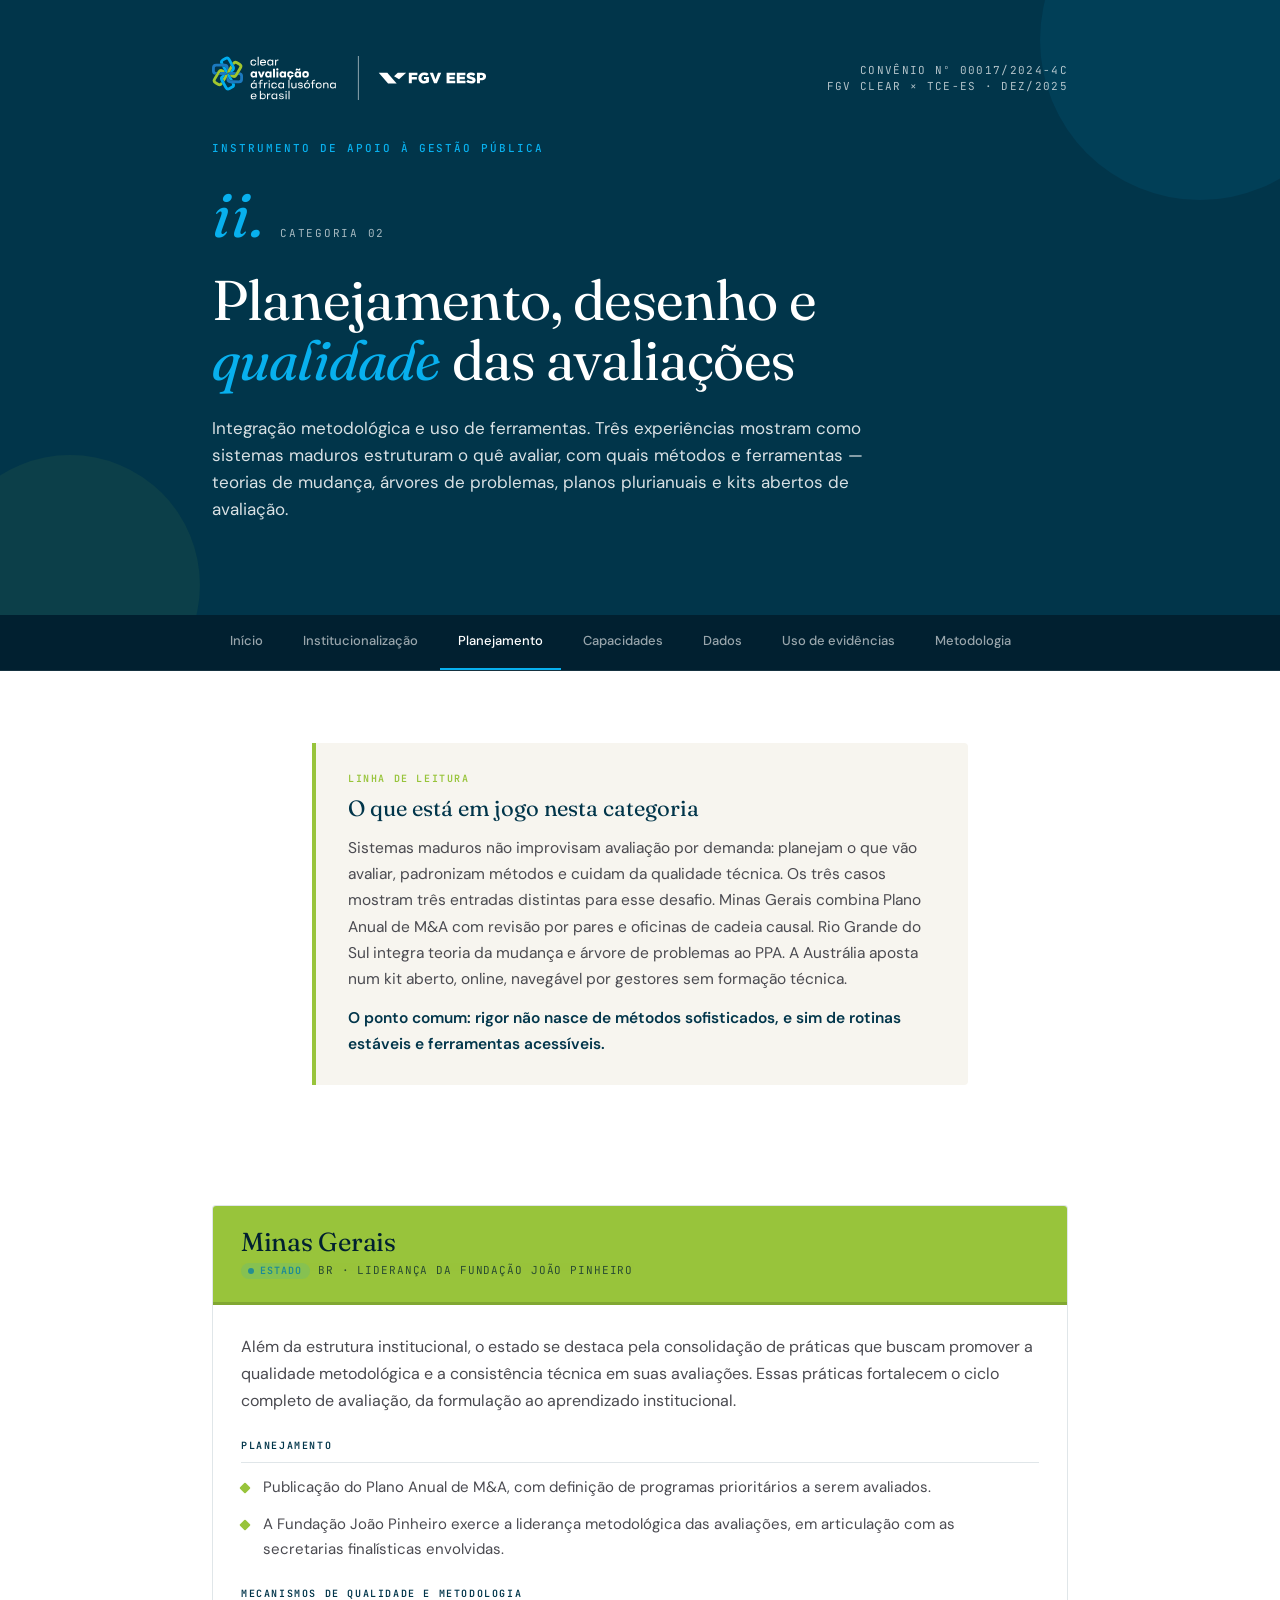
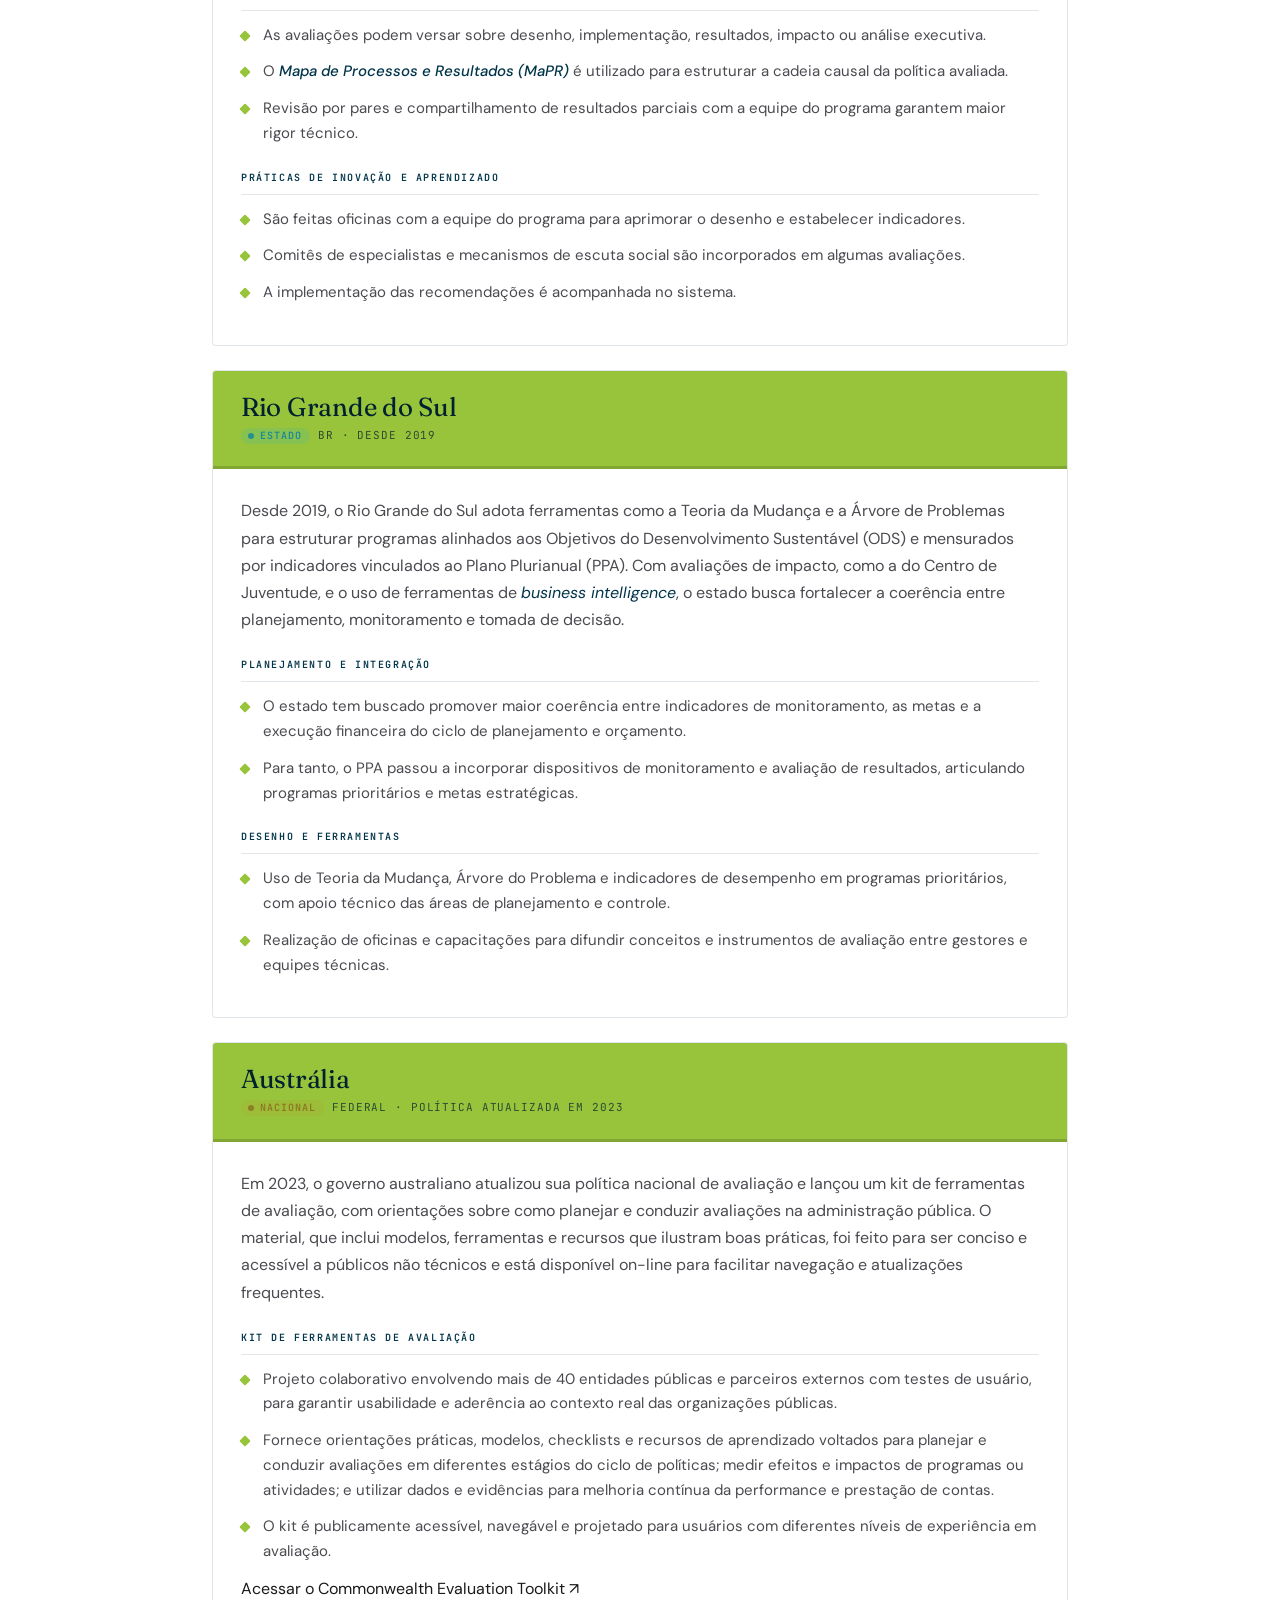
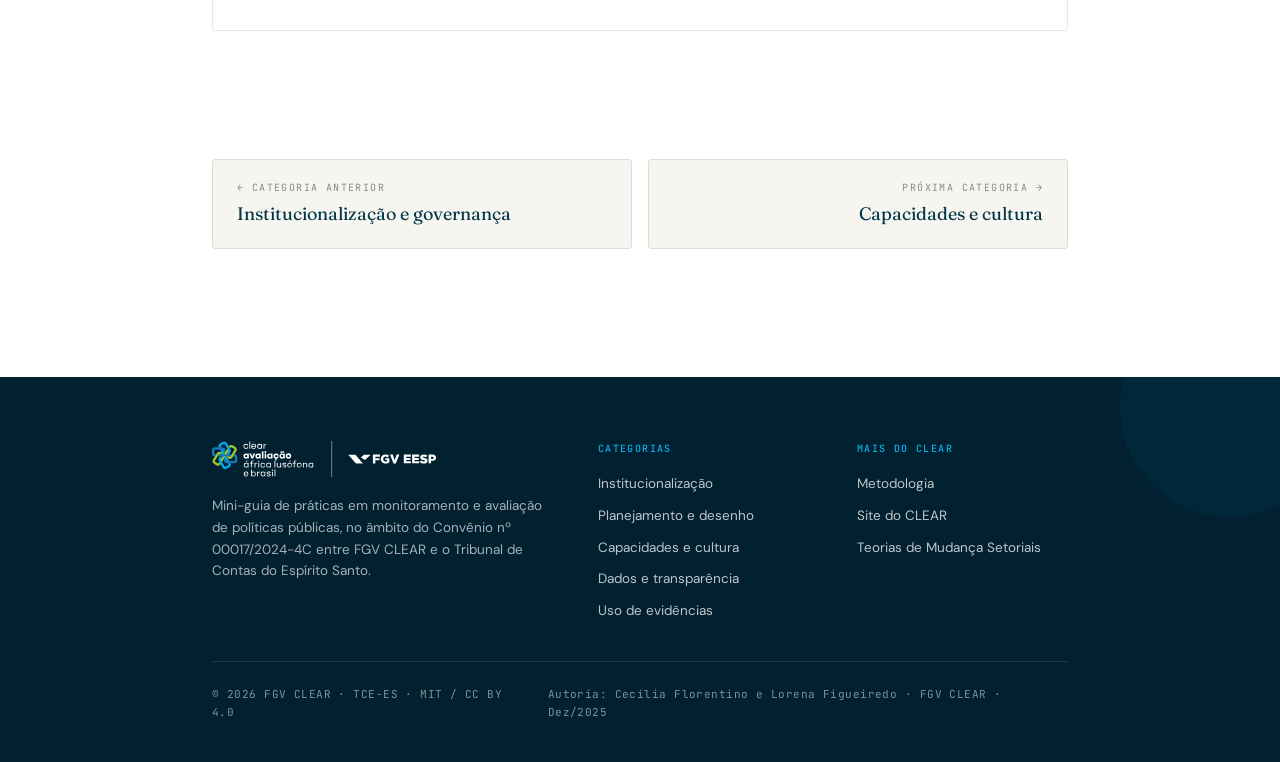
<file: planejamento/index.html>
<!DOCTYPE html>
<html lang="pt-BR">
<head>
  <meta charset="UTF-8" />
  <meta name="viewport" content="width=device-width, initial-scale=1.0" />
  <title>Planejamento, desenho e qualidade das avaliações — Mini-guia FGV CLEAR × TCE-ES</title>
  <meta name="description" content="Três experiências de planejamento e qualidade em avaliação de políticas públicas: Minas Gerais, Rio Grande do Sul e Austrália." />
  <link rel="preconnect" href="https://fonts.googleapis.com" />
  <link rel="preconnect" href="https://fonts.gstatic.com" crossorigin />
  <link href="https://fonts.googleapis.com/css2?family=Fraunces:ital,opsz,wght@0,9..144,300..700;1,9..144,300..700&family=DM+Sans:wght@400;500;600;700&family=JetBrains+Mono:wght@400;500&display=swap" rel="stylesheet" />
  <link rel="stylesheet" href="../assets/css/style.css" />
</head>
<body>

  <header class="site-header">
    <div class="wrap site-header-inner">
      <div class="header-top">
        <a href="../" class="clear-logo" aria-label="FGV CLEAR">
          <img src="../assets/img/clear-logo-branco.svg" alt="FGV CLEAR" />
        </a>
        <div class="header-meta">
          Convênio nº 00017/2024-4C<br/>
          FGV CLEAR × TCE-ES · Dez/2025
        </div>
      </div>

      <div class="tagline">Instrumento de apoio à gestão pública</div>

      <div class="cat-header-marker">
        <div class="cat-header-num">ii.</div>
        <div class="cat-header-tag">Categoria 02</div>
      </div>

      <h1>Planejamento, desenho e <em>qualidade</em> das avaliações</h1>

      <p class="header-lede">Integração metodológica e uso de ferramentas. Três experiências mostram como sistemas maduros estruturam o quê avaliar, com quais métodos e ferramentas — teorias de mudança, árvores de problemas, planos plurianuais e kits abertos de avaliação.</p>
    </div>
  </header>

  <nav class="site-tabs" aria-label="Navegação principal">
    <div class="wrap tabs-inner">
      <a class="tab" href="../">Início</a>
      <a class="tab" href="../institucionalizacao/">Institucionalização</a>
      <a class="tab" href="../planejamento/" aria-current="page">Planejamento</a>
      <a class="tab" href="../capacidades/">Capacidades</a>
      <a class="tab" href="../dados/">Dados</a>
      <a class="tab" href="../uso/">Uso de evidências</a>
      <a class="tab" href="../sobre/">Metodologia</a>
    </div>
  </nav>

  <section>
    <div class="wrap-narrow">
      <div class="insight cat-2">
        <div class="insight-label">Linha de leitura</div>
        <h3>O que está em jogo nesta categoria</h3>
        <p>Sistemas maduros não improvisam avaliação por demanda: planejam o que vão avaliar, padronizam métodos e cuidam da qualidade técnica. Os três casos mostram três entradas distintas para esse desafio. Minas Gerais combina Plano Anual de M&amp;A com revisão por pares e oficinas de cadeia causal. Rio Grande do Sul integra teoria da mudança e árvore de problemas ao PPA. A Austrália aposta num kit aberto, online, navegável por gestores sem formação técnica.</p>
        <p><strong>O ponto comum: rigor não nasce de métodos sofisticados, e sim de rotinas estáveis e ferramentas acessíveis.</strong></p>
      </div>
    </div>
  </section>

  <section class="tight">
    <div class="wrap">
      <div class="case-grid">

        <article class="case" id="minas-gerais">
          <div class="case-header cat-2">
            <div class="case-place">Minas Gerais</div>
            <div class="case-region">Estado · BR · Liderança da Fundação João Pinheiro</div>
          </div>
          <div class="case-body">
            <p class="case-intro">Além da estrutura institucional, o estado se destaca pela consolidação de práticas que buscam promover a qualidade metodológica e a consistência técnica em suas avaliações. Essas práticas fortalecem o ciclo completo de avaliação, da formulação ao aprendizado institucional.</p>

            <div class="case-section">
              <div class="case-section-label">Planejamento</div>
              <ul class="case-bullets">
                <li>Publicação do Plano Anual de M&amp;A, com definição de programas prioritários a serem avaliados.</li>
                <li>A Fundação João Pinheiro exerce a liderança metodológica das avaliações, em articulação com as secretarias finalísticas envolvidas.</li>
              </ul>
            </div>

            <div class="case-section">
              <div class="case-section-label">Mecanismos de qualidade e metodologia</div>
              <ul class="case-bullets">
                <li>As avaliações podem versar sobre desenho, implementação, resultados, impacto ou análise executiva.</li>
                <li>O <em>Mapa de Processos e Resultados (MaPR)</em> é utilizado para estruturar a cadeia causal da política avaliada.</li>
                <li>Revisão por pares e compartilhamento de resultados parciais com a equipe do programa garantem maior rigor técnico.</li>
              </ul>
            </div>

            <div class="case-section">
              <div class="case-section-label">Práticas de inovação e aprendizado</div>
              <ul class="case-bullets">
                <li>São feitas oficinas com a equipe do programa para aprimorar o desenho e estabelecer indicadores.</li>
                <li>Comitês de especialistas e mecanismos de escuta social são incorporados em algumas avaliações.</li>
                <li>A implementação das recomendações é acompanhada no sistema.</li>
              </ul>
            </div>
          </div>
        </article>

        <article class="case" id="rio-grande-do-sul">
          <div class="case-header cat-2">
            <div class="case-place">Rio Grande do Sul</div>
            <div class="case-region">Estado · BR · Desde 2019</div>
          </div>
          <div class="case-body">
            <p class="case-intro">Desde 2019, o Rio Grande do Sul adota ferramentas como a Teoria da Mudança e a Árvore de Problemas para estruturar programas alinhados aos Objetivos do Desenvolvimento Sustentável (ODS) e mensurados por indicadores vinculados ao Plano Plurianual (PPA). Com avaliações de impacto, como a do Centro de Juventude, e o uso de ferramentas de <em>business intelligence</em>, o estado busca fortalecer a coerência entre planejamento, monitoramento e tomada de decisão.</p>

            <div class="case-section">
              <div class="case-section-label">Planejamento e integração</div>
              <ul class="case-bullets">
                <li>O estado tem buscado promover maior coerência entre indicadores de monitoramento, as metas e a execução financeira do ciclo de planejamento e orçamento.</li>
                <li>Para tanto, o PPA passou a incorporar dispositivos de monitoramento e avaliação de resultados, articulando programas prioritários e metas estratégicas.</li>
              </ul>
            </div>

            <div class="case-section">
              <div class="case-section-label">Desenho e ferramentas</div>
              <ul class="case-bullets">
                <li>Uso de Teoria da Mudança, Árvore do Problema e indicadores de desempenho em programas prioritários, com apoio técnico das áreas de planejamento e controle.</li>
                <li>Realização de oficinas e capacitações para difundir conceitos e instrumentos de avaliação entre gestores e equipes técnicas.</li>
              </ul>
            </div>
          </div>
        </article>

        <article class="case" id="australia">
          <div class="case-header cat-2">
            <div class="case-place">Austrália</div>
            <div class="case-region">Nacional · Federal · Política atualizada em 2023</div>
          </div>
          <div class="case-body">
            <p class="case-intro">Em 2023, o governo australiano atualizou sua política nacional de avaliação e lançou um kit de ferramentas de avaliação, com orientações sobre como planejar e conduzir avaliações na administração pública. O material, que inclui modelos, ferramentas e recursos que ilustram boas práticas, foi feito para ser conciso e acessível a públicos não técnicos e está disponível on-line para facilitar navegação e atualizações frequentes.</p>

            <div class="case-section">
              <div class="case-section-label">Kit de ferramentas de avaliação</div>
              <ul class="case-bullets">
                <li>Projeto colaborativo envolvendo mais de 40 entidades públicas e parceiros externos com testes de usuário, para garantir usabilidade e aderência ao contexto real das organizações públicas.</li>
                <li>Fornece orientações práticas, modelos, checklists e recursos de aprendizado voltados para planejar e conduzir avaliações em diferentes estágios do ciclo de políticas; medir efeitos e impactos de programas ou atividades; e utilizar dados e evidências para melhoria contínua da performance e prestação de contas.</li>
                <li>O kit é publicamente acessível, navegável e projetado para usuários com diferentes níveis de experiência em avaliação.</li>
              </ul>
              <a class="case-link" href="https://evaluation.treasury.gov.au/toolkit/commonwealth-evaluation-toolkit" target="_blank" rel="noopener">Acessar o Commonwealth Evaluation Toolkit ↗</a>
            </div>
          </div>
        </article>

      </div>
    </div>
  </section>

  <section class="tight">
    <div class="wrap">
      <div class="pager">
        <a href="../institucionalizacao/" class="pager-link">
          <span class="pager-link-label">← Categoria anterior</span>
          <span class="pager-link-title">Institucionalização e governança</span>
        </a>
        <a href="../capacidades/" class="pager-link">
          <span class="pager-link-label">Próxima categoria →</span>
          <span class="pager-link-title">Capacidades e cultura</span>
        </a>
      </div>
    </div>
  </section>

  <footer class="site-footer">
    <div class="wrap">
      <div class="footer-grid">
        <div>
          <img src="../assets/img/clear-logo-branco.svg" alt="FGV CLEAR" class="footer-logo" />
          <p class="footer-tag">Mini-guia de práticas em monitoramento e avaliação de políticas públicas, no âmbito do Convênio nº 00017/2024-4C entre FGV CLEAR e o Tribunal de Contas do Espírito Santo.</p>
        </div>
        <div class="footer-col">
          <div class="footer-col-label">Categorias</div>
          <a href="../institucionalizacao/">Institucionalização</a>
          <a href="../planejamento/">Planejamento e desenho</a>
          <a href="../capacidades/">Capacidades e cultura</a>
          <a href="../dados/">Dados e transparência</a>
          <a href="../uso/">Uso de evidências</a>
        </div>
        <div class="footer-col">
          <div class="footer-col-label">Mais do CLEAR</div>
          <a href="../sobre/">Metodologia</a>
          <a href="https://fgvclear.org" target="_blank" rel="noopener">Site do CLEAR</a>
          <a href="https://caiodesouzacastro.github.io/clear-tdms-municipais/" target="_blank" rel="noopener">Teorias de Mudança Setoriais</a>
        </div>
      </div>
      <div class="footer-bottom">
        <span>© 2026 FGV CLEAR · TCE-ES · MIT / CC BY 4.0</span>
        <span>Autoria: Cecília Florentino e Lorena Figueiredo · FGV CLEAR · Dez/2025</span>
      </div>
    </div>
  </footer>

  <script>
    (function() {
      var tabs = document.querySelector('.site-tabs');
      if (!tabs) return;
      function update() {
        var h = document.documentElement;
        var scrolled = h.scrollTop;
        var max = h.scrollHeight - h.clientHeight;
        var pct = max > 0 ? (scrolled / max) * 100 : 0;
        tabs.style.setProperty('--scroll-progress', pct + '%');
      }
      window.addEventListener('scroll', update, { passive: true });
      window.addEventListener('resize', update);
      update();
    })();
  </script>

  <script>
    // Decora case-region com um badge colorido para o nível (Município/Estado/Nacional/Federal)
    (function() {
      var typeMap = {
        'MUNICÍPIO': 'is-municipio',
        'MUNICIPIO': 'is-municipio',
        'ESTADO': 'is-estado',
        'NACIONAL': 'is-nacional',
        'FEDERAL': 'is-nacional'
      };
      document.querySelectorAll('.case-region').forEach(function(el) {
        var raw = el.textContent.trim();
        var parts = raw.split('·').map(function(s){return s.trim();});
        if (!parts.length) return;
        var head = parts[0];
        var key = head.toUpperCase();
        var cls = typeMap[key];
        if (!cls) return;
        var rest = parts.slice(1).join(' · ');
        el.innerHTML = '<span class="region-badge ' + cls + '">' + head + '</span>' +
                       (rest ? '<span class="region-rest">' + rest + '</span>' : '');
      });
    })();
  </script>
</body>
</html>
</file>
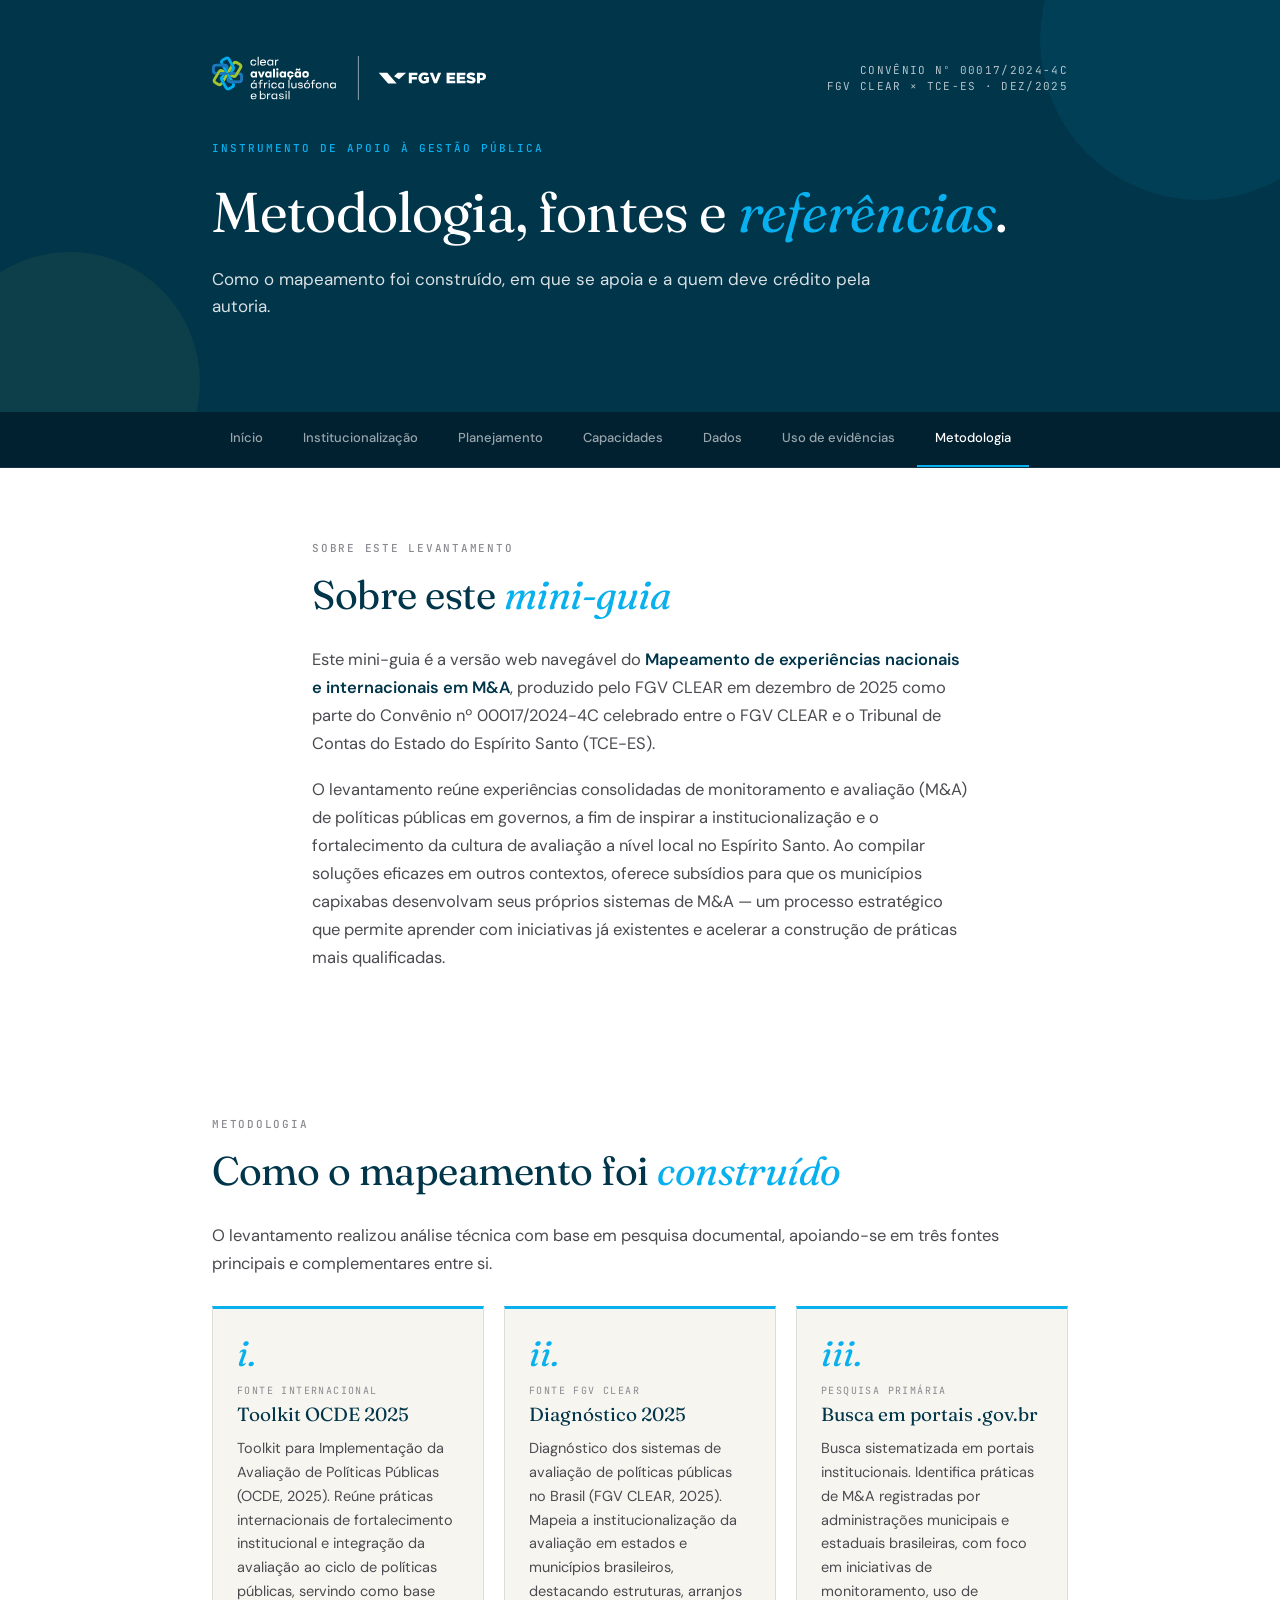
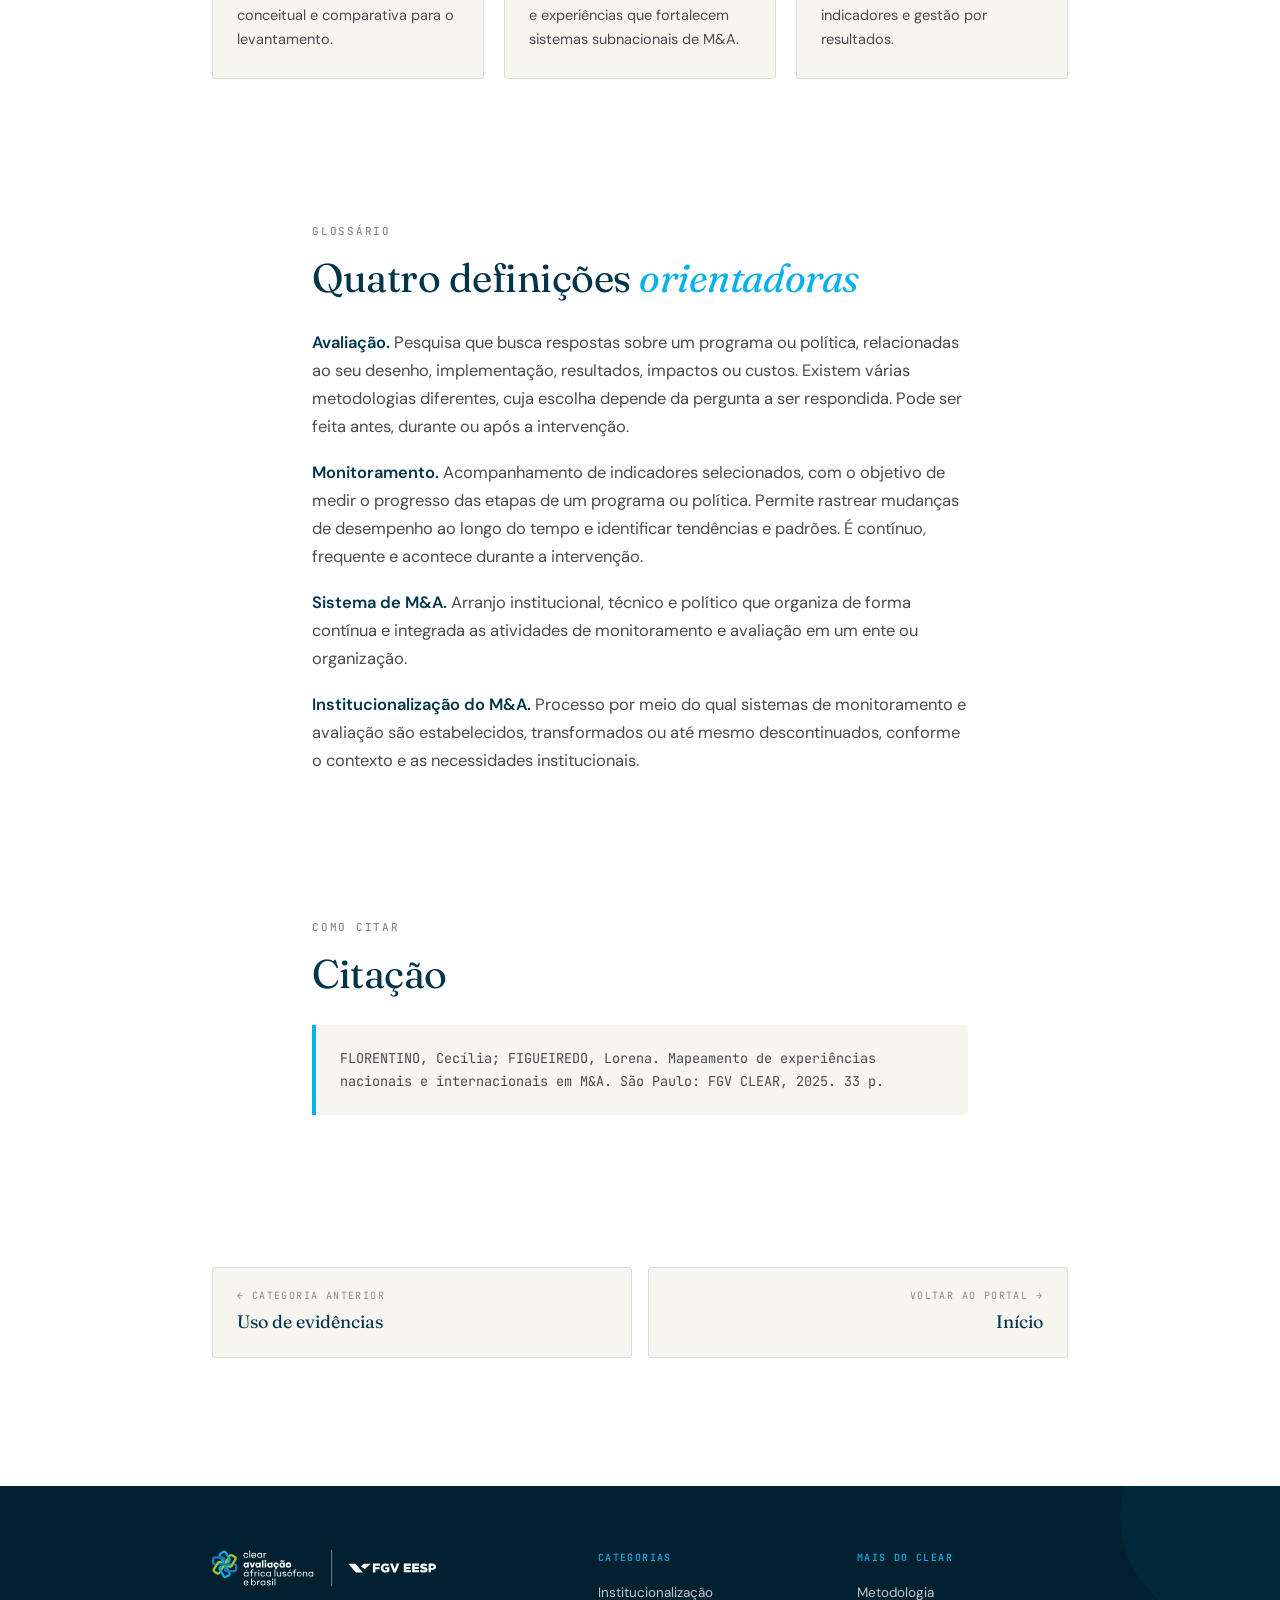
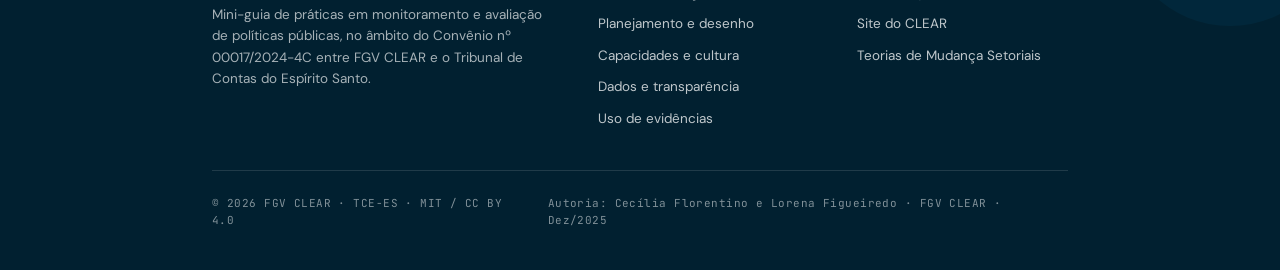
<file: sobre/index.html>
<!DOCTYPE html>
<html lang="pt-BR">
<head>
  <meta charset="UTF-8" />
  <meta name="viewport" content="width=device-width, initial-scale=1.0" />
  <title>Metodologia e referências — Mini-guia FGV CLEAR × TCE-ES</title>
  <meta name="description" content="Metodologia, fontes e referências do mapeamento de experiências em M&A — Convênio FGV CLEAR × TCE-ES." />
  <link rel="preconnect" href="https://fonts.googleapis.com" />
  <link rel="preconnect" href="https://fonts.gstatic.com" crossorigin />
  <link href="https://fonts.googleapis.com/css2?family=Fraunces:ital,opsz,wght@0,9..144,300..700;1,9..144,300..700&family=DM+Sans:wght@400;500;600;700&family=JetBrains+Mono:wght@400;500&display=swap" rel="stylesheet" />
  <link rel="stylesheet" href="../assets/css/style.css" />
</head>
<body>

  <header class="site-header">
    <div class="wrap site-header-inner">
      <div class="header-top">
        <a href="../" class="clear-logo" aria-label="FGV CLEAR">
          <img src="../assets/img/clear-logo-branco.svg" alt="FGV CLEAR" />
        </a>
        <div class="header-meta">
          Convênio nº 00017/2024-4C<br/>
          FGV CLEAR × TCE-ES · Dez/2025
        </div>
      </div>

      <div class="tagline">Instrumento de apoio à gestão pública</div>

      <h1>Metodologia, fontes e <em>referências</em>.</h1>

      <p class="header-lede">Como o mapeamento foi construído, em que se apoia e a quem deve crédito pela autoria.</p>
    </div>
  </header>

  <nav class="site-tabs" aria-label="Navegação principal">
    <div class="wrap tabs-inner">
      <a class="tab" href="../">Início</a>
      <a class="tab" href="../institucionalizacao/">Institucionalização</a>
      <a class="tab" href="../planejamento/">Planejamento</a>
      <a class="tab" href="../capacidades/">Capacidades</a>
      <a class="tab" href="../dados/">Dados</a>
      <a class="tab" href="../uso/">Uso de evidências</a>
      <a class="tab" href="../sobre/" aria-current="page">Metodologia</a>
    </div>
  </nav>

  <section>
    <div class="wrap-narrow">
      <div class="section-label">Sobre este levantamento</div>
      <h2 class="section-title">Sobre este <em>mini-guia</em></h2>
      <div class="prose">
        <p>Este mini-guia é a versão web navegável do <strong>Mapeamento de experiências nacionais e internacionais em M&amp;A</strong>, produzido pelo FGV CLEAR em dezembro de 2025 como parte do Convênio nº 00017/2024-4C celebrado entre o FGV CLEAR e o Tribunal de Contas do Estado do Espírito Santo (TCE-ES).</p>
        <p>O levantamento reúne experiências consolidadas de monitoramento e avaliação (M&amp;A) de políticas públicas em governos, a fim de inspirar a institucionalização e o fortalecimento da cultura de avaliação a nível local no Espírito Santo. Ao compilar soluções eficazes em outros contextos, oferece subsídios para que os municípios capixabas desenvolvam seus próprios sistemas de M&amp;A — um processo estratégico que permite aprender com iniciativas já existentes e acelerar a construção de práticas mais qualificadas.</p>
      </div>
    </div>
  </section>

  <section>
    <div class="wrap">
      <div class="section-label">Metodologia</div>
      <h2 class="section-title">Como o mapeamento foi <em>construído</em></h2>
      <div class="prose">
        <p>O levantamento realizou análise técnica com base em pesquisa documental, apoiando-se em três fontes principais e complementares entre si.</p>
      </div>

      <div class="method-grid">
        <div class="method-item">
          <div class="method-num">i.</div>
          <div class="method-label">Fonte internacional</div>
          <div class="method-title">Toolkit OCDE 2025</div>
          <div class="method-text">Toolkit para Implementação da Avaliação de Políticas Públicas (OCDE, 2025). Reúne práticas internacionais de fortalecimento institucional e integração da avaliação ao ciclo de políticas públicas, servindo como base conceitual e comparativa para o levantamento.</div>
        </div>
        <div class="method-item">
          <div class="method-num">ii.</div>
          <div class="method-label">Fonte FGV CLEAR</div>
          <div class="method-title">Diagnóstico 2025</div>
          <div class="method-text">Diagnóstico dos sistemas de avaliação de políticas públicas no Brasil (FGV CLEAR, 2025). Mapeia a institucionalização da avaliação em estados e municípios brasileiros, destacando estruturas, arranjos e experiências que fortalecem sistemas subnacionais de M&amp;A.</div>
        </div>
        <div class="method-item">
          <div class="method-num">iii.</div>
          <div class="method-label">Pesquisa primária</div>
          <div class="method-title">Busca em portais .gov.br</div>
          <div class="method-text">Busca sistematizada em portais institucionais. Identifica práticas de M&amp;A registradas por administrações municipais e estaduais brasileiras, com foco em iniciativas de monitoramento, uso de indicadores e gestão por resultados.</div>
        </div>
      </div>
    </div>
  </section>

  <section>
    <div class="wrap-narrow">
      <div class="section-label">Glossário</div>
      <h2 class="section-title">Quatro definições <em>orientadoras</em></h2>
      <div class="prose">
        <p><strong>Avaliação.</strong> Pesquisa que busca respostas sobre um programa ou política, relacionadas ao seu desenho, implementação, resultados, impactos ou custos. Existem várias metodologias diferentes, cuja escolha depende da pergunta a ser respondida. Pode ser feita antes, durante ou após a intervenção.</p>
        <p><strong>Monitoramento.</strong> Acompanhamento de indicadores selecionados, com o objetivo de medir o progresso das etapas de um programa ou política. Permite rastrear mudanças de desempenho ao longo do tempo e identificar tendências e padrões. É contínuo, frequente e acontece durante a intervenção.</p>
        <p><strong>Sistema de M&amp;A.</strong> Arranjo institucional, técnico e político que organiza de forma contínua e integrada as atividades de monitoramento e avaliação em um ente ou organização.</p>
        <p><strong>Institucionalização do M&amp;A.</strong> Processo por meio do qual sistemas de monitoramento e avaliação são estabelecidos, transformados ou até mesmo descontinuados, conforme o contexto e as necessidades institucionais.</p>
      </div>
    </div>
  </section>

  <section>
    <div class="wrap-narrow">
      <div class="section-label">Como citar</div>
      <h2 class="section-title">Citação</h2>
      <div class="citation-block">FLORENTINO, Cecília; FIGUEIREDO, Lorena. Mapeamento de experiências nacionais e internacionais em M&amp;A. São Paulo: FGV CLEAR, 2025. 33 p.</div>
    </div>
  </section>

  <section class="tight">
    <div class="wrap">
      <div class="pager">
        <a href="../uso/" class="pager-link">
          <span class="pager-link-label">← Categoria anterior</span>
          <span class="pager-link-title">Uso de evidências</span>
        </a>
        <a href="../" class="pager-link">
          <span class="pager-link-label">Voltar ao portal →</span>
          <span class="pager-link-title">Início</span>
        </a>
      </div>
    </div>
  </section>

  <footer class="site-footer">
    <div class="wrap">
      <div class="footer-grid">
        <div>
          <img src="../assets/img/clear-logo-branco.svg" alt="FGV CLEAR" class="footer-logo" />
          <p class="footer-tag">Mini-guia de práticas em monitoramento e avaliação de políticas públicas, no âmbito do Convênio nº 00017/2024-4C entre FGV CLEAR e o Tribunal de Contas do Espírito Santo.</p>
        </div>
        <div class="footer-col">
          <div class="footer-col-label">Categorias</div>
          <a href="../institucionalizacao/">Institucionalização</a>
          <a href="../planejamento/">Planejamento e desenho</a>
          <a href="../capacidades/">Capacidades e cultura</a>
          <a href="../dados/">Dados e transparência</a>
          <a href="../uso/">Uso de evidências</a>
        </div>
        <div class="footer-col">
          <div class="footer-col-label">Mais do CLEAR</div>
          <a href="../sobre/">Metodologia</a>
          <a href="https://fgvclear.org" target="_blank" rel="noopener">Site do CLEAR</a>
          <a href="https://caiodesouzacastro.github.io/clear-tdms-municipais/" target="_blank" rel="noopener">Teorias de Mudança Setoriais</a>
        </div>
      </div>
      <div class="footer-bottom">
        <span>© 2026 FGV CLEAR · TCE-ES · MIT / CC BY 4.0</span>
        <span>Autoria: Cecília Florentino e Lorena Figueiredo · FGV CLEAR · Dez/2025</span>
      </div>
    </div>
  </footer>

  <script>
    (function() {
      var tabs = document.querySelector('.site-tabs');
      if (!tabs) return;
      function update() {
        var h = document.documentElement;
        var scrolled = h.scrollTop;
        var max = h.scrollHeight - h.clientHeight;
        var pct = max > 0 ? (scrolled / max) * 100 : 0;
        tabs.style.setProperty('--scroll-progress', pct + '%');
      }
      window.addEventListener('scroll', update, { passive: true });
      window.addEventListener('resize', update);
      update();
    })();
  </script>
</body>
</html>
</file>
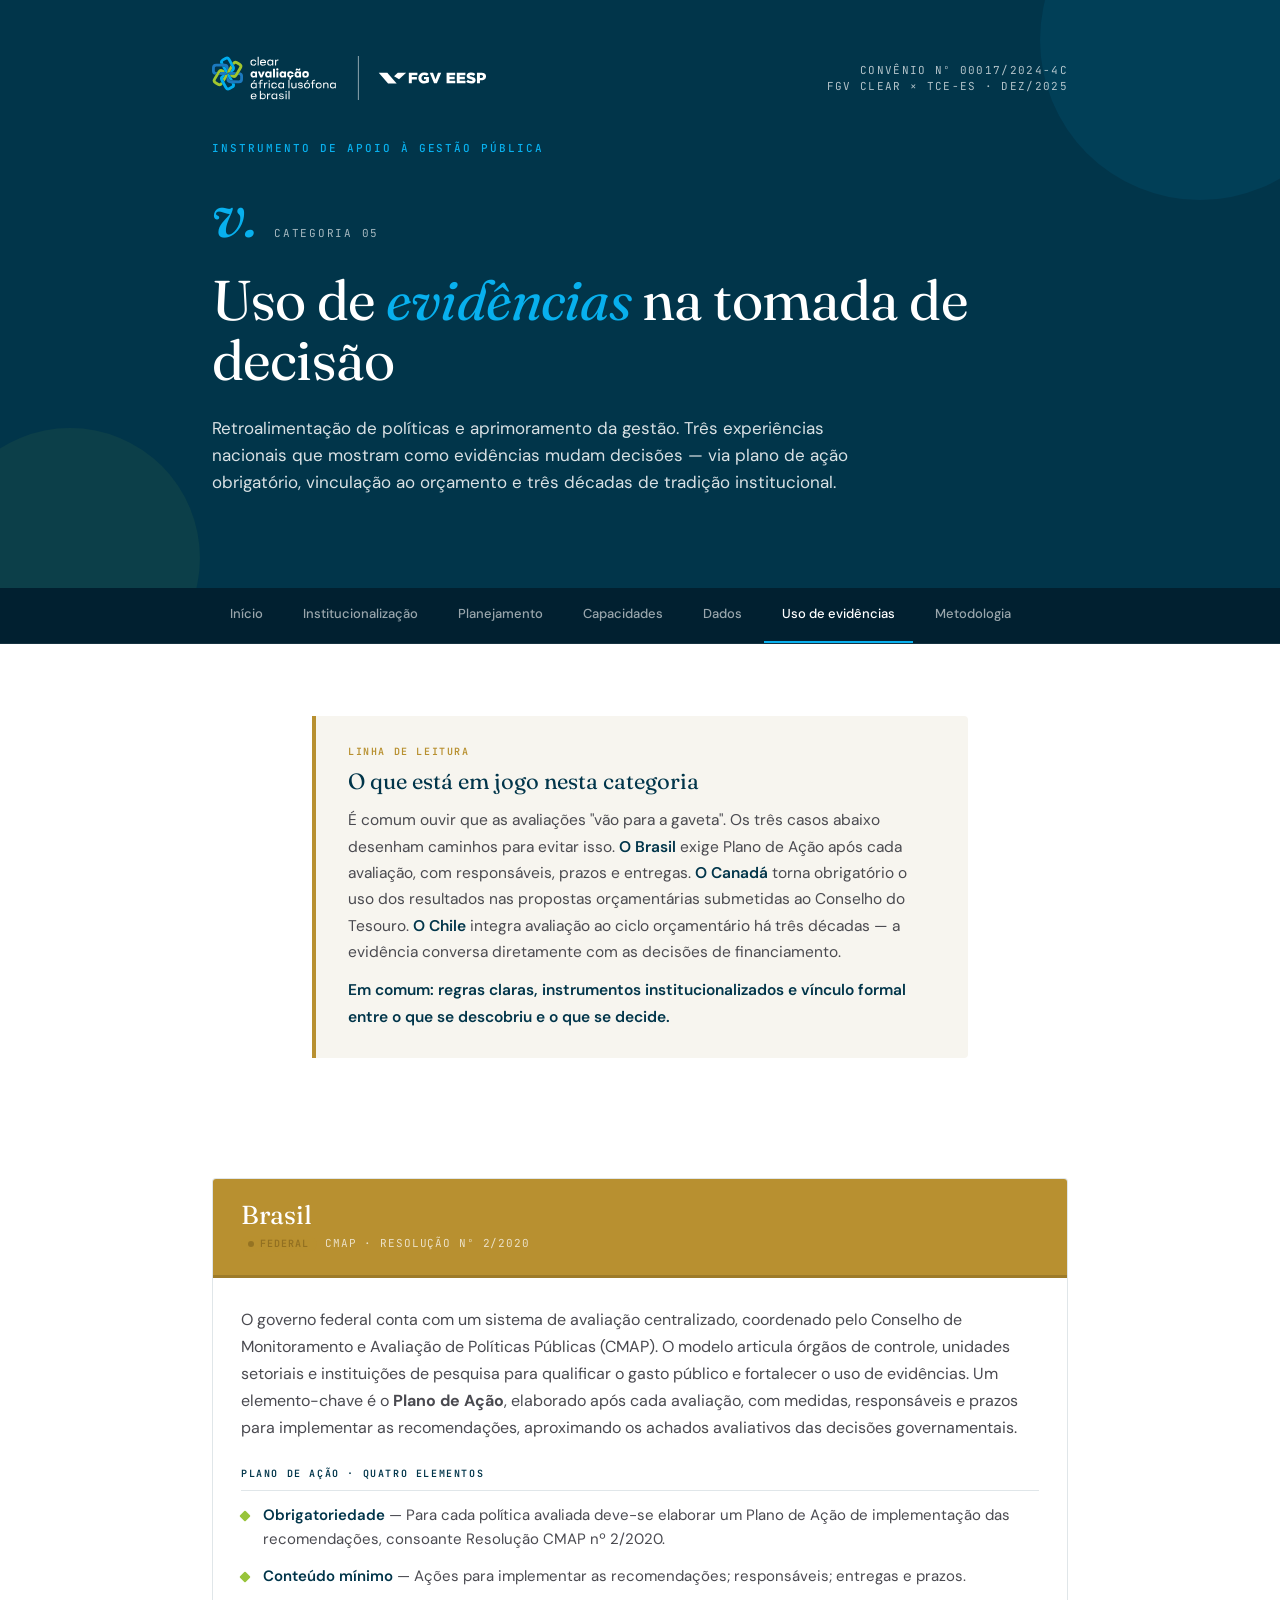
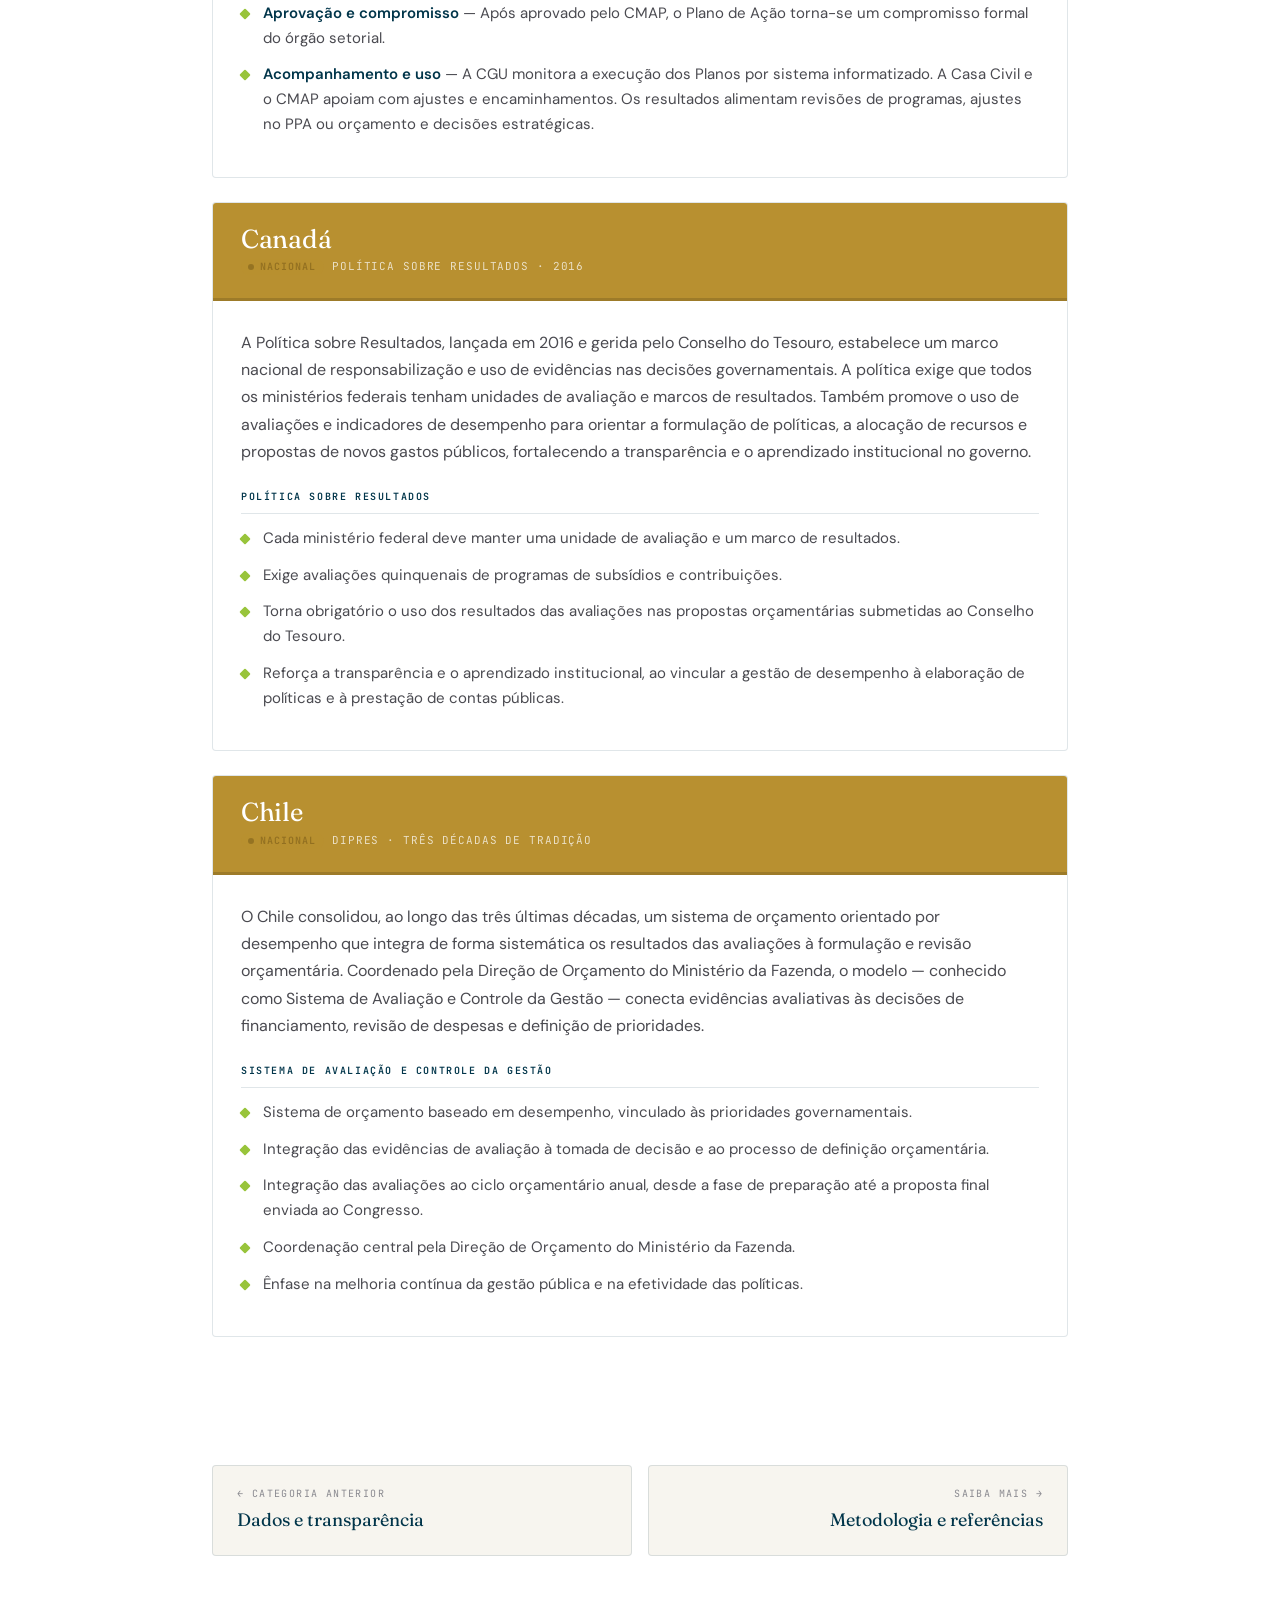
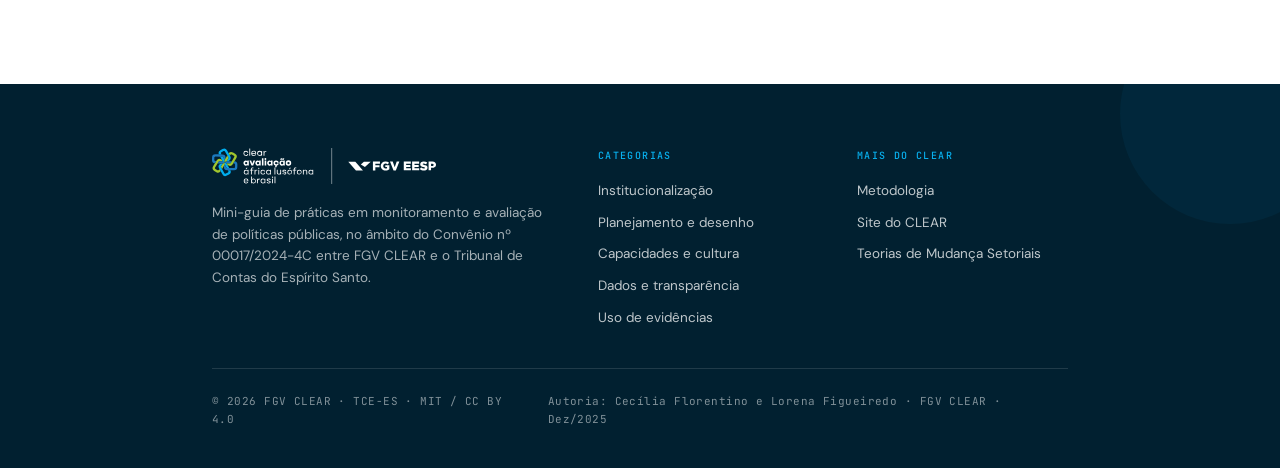
<file: uso/index.html>
<!DOCTYPE html>
<html lang="pt-BR">
<head>
  <meta charset="UTF-8" />
  <meta name="viewport" content="width=device-width, initial-scale=1.0" />
  <title>Uso de evidências na tomada de decisão — Mini-guia FGV CLEAR × TCE-ES</title>
  <meta name="description" content="Três experiências de uso de evidências para tomada de decisão pública: Brasil federal (CMAP), Canadá e Chile." />
  <link rel="preconnect" href="https://fonts.googleapis.com" />
  <link rel="preconnect" href="https://fonts.gstatic.com" crossorigin />
  <link href="https://fonts.googleapis.com/css2?family=Fraunces:ital,opsz,wght@0,9..144,300..700;1,9..144,300..700&family=DM+Sans:wght@400;500;600;700&family=JetBrains+Mono:wght@400;500&display=swap" rel="stylesheet" />
  <link rel="stylesheet" href="../assets/css/style.css" />
</head>
<body>

  <header class="site-header">
    <div class="wrap site-header-inner">
      <div class="header-top">
        <a href="../" class="clear-logo" aria-label="FGV CLEAR">
          <img src="../assets/img/clear-logo-branco.svg" alt="FGV CLEAR" />
        </a>
        <div class="header-meta">
          Convênio nº 00017/2024-4C<br/>
          FGV CLEAR × TCE-ES · Dez/2025
        </div>
      </div>

      <div class="tagline">Instrumento de apoio à gestão pública</div>

      <div class="cat-header-marker">
        <div class="cat-header-num">v.</div>
        <div class="cat-header-tag">Categoria 05</div>
      </div>

      <h1>Uso de <em>evidências</em> na tomada de decisão</h1>

      <p class="header-lede">Retroalimentação de políticas e aprimoramento da gestão. Três experiências nacionais que mostram como evidências mudam decisões — via plano de ação obrigatório, vinculação ao orçamento e três décadas de tradição institucional.</p>
    </div>
  </header>

  <nav class="site-tabs" aria-label="Navegação principal">
    <div class="wrap tabs-inner">
      <a class="tab" href="../">Início</a>
      <a class="tab" href="../institucionalizacao/">Institucionalização</a>
      <a class="tab" href="../planejamento/">Planejamento</a>
      <a class="tab" href="../capacidades/">Capacidades</a>
      <a class="tab" href="../dados/">Dados</a>
      <a class="tab" href="../uso/" aria-current="page">Uso de evidências</a>
      <a class="tab" href="../sobre/">Metodologia</a>
    </div>
  </nav>

  <section>
    <div class="wrap-narrow">
      <div class="insight cat-5">
        <div class="insight-label">Linha de leitura</div>
        <h3>O que está em jogo nesta categoria</h3>
        <p>É comum ouvir que as avaliações "vão para a gaveta". Os três casos abaixo desenham caminhos para evitar isso. <strong>O Brasil</strong> exige Plano de Ação após cada avaliação, com responsáveis, prazos e entregas. <strong>O Canadá</strong> torna obrigatório o uso dos resultados nas propostas orçamentárias submetidas ao Conselho do Tesouro. <strong>O Chile</strong> integra avaliação ao ciclo orçamentário há três décadas — a evidência conversa diretamente com as decisões de financiamento.</p>
        <p><strong>Em comum: regras claras, instrumentos institucionalizados e vínculo formal entre o que se descobriu e o que se decide.</strong></p>
      </div>
    </div>
  </section>

  <section class="tight">
    <div class="wrap">
      <div class="case-grid">

        <article class="case" id="brasil">
          <div class="case-header cat-5">
            <div class="case-place">Brasil</div>
            <div class="case-region">Federal · CMAP · Resolução nº 2/2020</div>
          </div>
          <div class="case-body">
            <p class="case-intro">O governo federal conta com um sistema de avaliação centralizado, coordenado pelo Conselho de Monitoramento e Avaliação de Políticas Públicas (CMAP). O modelo articula órgãos de controle, unidades setoriais e instituições de pesquisa para qualificar o gasto público e fortalecer o uso de evidências. Um elemento-chave é o <strong>Plano de Ação</strong>, elaborado após cada avaliação, com medidas, responsáveis e prazos para implementar as recomendações, aproximando os achados avaliativos das decisões governamentais.</p>

            <div class="case-section">
              <div class="case-section-label">Plano de Ação · quatro elementos</div>
              <ul class="case-bullets">
                <li><strong>Obrigatoriedade</strong> — Para cada política avaliada deve-se elaborar um Plano de Ação de implementação das recomendações, consoante Resolução CMAP nº 2/2020.</li>
                <li><strong>Conteúdo mínimo</strong> — Ações para implementar as recomendações; responsáveis; entregas e prazos.</li>
                <li><strong>Aprovação e compromisso</strong> — Após aprovado pelo CMAP, o Plano de Ação torna-se um compromisso formal do órgão setorial.</li>
                <li><strong>Acompanhamento e uso</strong> — A CGU monitora a execução dos Planos por sistema informatizado. A Casa Civil e o CMAP apoiam com ajustes e encaminhamentos. Os resultados alimentam revisões de programas, ajustes no PPA ou orçamento e decisões estratégicas.</li>
              </ul>
            </div>
          </div>
        </article>

        <article class="case" id="canada">
          <div class="case-header cat-5">
            <div class="case-place">Canadá</div>
            <div class="case-region">Nacional · Política sobre Resultados · 2016</div>
          </div>
          <div class="case-body">
            <p class="case-intro">A Política sobre Resultados, lançada em 2016 e gerida pelo Conselho do Tesouro, estabelece um marco nacional de responsabilização e uso de evidências nas decisões governamentais. A política exige que todos os ministérios federais tenham unidades de avaliação e marcos de resultados. Também promove o uso de avaliações e indicadores de desempenho para orientar a formulação de políticas, a alocação de recursos e propostas de novos gastos públicos, fortalecendo a transparência e o aprendizado institucional no governo.</p>

            <div class="case-section">
              <div class="case-section-label">Política sobre Resultados</div>
              <ul class="case-bullets">
                <li>Cada ministério federal deve manter uma unidade de avaliação e um marco de resultados.</li>
                <li>Exige avaliações quinquenais de programas de subsídios e contribuições.</li>
                <li>Torna obrigatório o uso dos resultados das avaliações nas propostas orçamentárias submetidas ao Conselho do Tesouro.</li>
                <li>Reforça a transparência e o aprendizado institucional, ao vincular a gestão de desempenho à elaboração de políticas e à prestação de contas públicas.</li>
              </ul>
            </div>
          </div>
        </article>

        <article class="case" id="chile">
          <div class="case-header cat-5">
            <div class="case-place">Chile</div>
            <div class="case-region">Nacional · DIPRES · Três décadas de tradição</div>
          </div>
          <div class="case-body">
            <p class="case-intro">O Chile consolidou, ao longo das três últimas décadas, um sistema de orçamento orientado por desempenho que integra de forma sistemática os resultados das avaliações à formulação e revisão orçamentária. Coordenado pela Direção de Orçamento do Ministério da Fazenda, o modelo — conhecido como Sistema de Avaliação e Controle da Gestão — conecta evidências avaliativas às decisões de financiamento, revisão de despesas e definição de prioridades.</p>

            <div class="case-section">
              <div class="case-section-label">Sistema de Avaliação e Controle da Gestão</div>
              <ul class="case-bullets">
                <li>Sistema de orçamento baseado em desempenho, vinculado às prioridades governamentais.</li>
                <li>Integração das evidências de avaliação à tomada de decisão e ao processo de definição orçamentária.</li>
                <li>Integração das avaliações ao ciclo orçamentário anual, desde a fase de preparação até a proposta final enviada ao Congresso.</li>
                <li>Coordenação central pela Direção de Orçamento do Ministério da Fazenda.</li>
                <li>Ênfase na melhoria contínua da gestão pública e na efetividade das políticas.</li>
              </ul>
            </div>
          </div>
        </article>

      </div>
    </div>
  </section>

  <section class="tight">
    <div class="wrap">
      <div class="pager">
        <a href="../dados/" class="pager-link">
          <span class="pager-link-label">← Categoria anterior</span>
          <span class="pager-link-title">Dados e transparência</span>
        </a>
        <a href="../sobre/" class="pager-link">
          <span class="pager-link-label">Saiba mais →</span>
          <span class="pager-link-title">Metodologia e referências</span>
        </a>
      </div>
    </div>
  </section>

  <footer class="site-footer">
    <div class="wrap">
      <div class="footer-grid">
        <div>
          <img src="../assets/img/clear-logo-branco.svg" alt="FGV CLEAR" class="footer-logo" />
          <p class="footer-tag">Mini-guia de práticas em monitoramento e avaliação de políticas públicas, no âmbito do Convênio nº 00017/2024-4C entre FGV CLEAR e o Tribunal de Contas do Espírito Santo.</p>
        </div>
        <div class="footer-col">
          <div class="footer-col-label">Categorias</div>
          <a href="../institucionalizacao/">Institucionalização</a>
          <a href="../planejamento/">Planejamento e desenho</a>
          <a href="../capacidades/">Capacidades e cultura</a>
          <a href="../dados/">Dados e transparência</a>
          <a href="../uso/">Uso de evidências</a>
        </div>
        <div class="footer-col">
          <div class="footer-col-label">Mais do CLEAR</div>
          <a href="../sobre/">Metodologia</a>
          <a href="https://fgvclear.org" target="_blank" rel="noopener">Site do CLEAR</a>
          <a href="https://caiodesouzacastro.github.io/clear-tdms-municipais/" target="_blank" rel="noopener">Teorias de Mudança Setoriais</a>
        </div>
      </div>
      <div class="footer-bottom">
        <span>© 2026 FGV CLEAR · TCE-ES · MIT / CC BY 4.0</span>
        <span>Autoria: Cecília Florentino e Lorena Figueiredo · FGV CLEAR · Dez/2025</span>
      </div>
    </div>
  </footer>

  <script>
    (function() {
      var tabs = document.querySelector('.site-tabs');
      if (!tabs) return;
      function update() {
        var h = document.documentElement;
        var scrolled = h.scrollTop;
        var max = h.scrollHeight - h.clientHeight;
        var pct = max > 0 ? (scrolled / max) * 100 : 0;
        tabs.style.setProperty('--scroll-progress', pct + '%');
      }
      window.addEventListener('scroll', update, { passive: true });
      window.addEventListener('resize', update);
      update();
    })();
  </script>

  <script>
    // Decora case-region com um badge colorido para o nível (Município/Estado/Nacional/Federal)
    (function() {
      var typeMap = {
        'MUNICÍPIO': 'is-municipio',
        'MUNICIPIO': 'is-municipio',
        'ESTADO': 'is-estado',
        'NACIONAL': 'is-nacional',
        'FEDERAL': 'is-nacional'
      };
      document.querySelectorAll('.case-region').forEach(function(el) {
        var raw = el.textContent.trim();
        var parts = raw.split('·').map(function(s){return s.trim();});
        if (!parts.length) return;
        var head = parts[0];
        var key = head.toUpperCase();
        var cls = typeMap[key];
        if (!cls) return;
        var rest = parts.slice(1).join(' · ');
        el.innerHTML = '<span class="region-badge ' + cls + '">' + head + '</span>' +
                       (rest ? '<span class="region-rest">' + rest + '</span>' : '');
      });
    })();
  </script>
</body>
</html>
</file>
<file: assets/css/style.css>
/* ============================================================
   CLEAR × TCE-ES — Mini-guia de práticas em M&A
   Design system compartilhado (padrão Michel Szklo)
   Paleta: navy + navy2 + accent-blue + accent-green
   Tipografia: Fraunces (serif) + DM Sans (sans) + JetBrains Mono
   ============================================================ */

:root {
  /* Paleta Michel (design system CLEAR) */
  --navy: #01354A;
  --navy2: #012030;
  --accent-blue: #08B0EE;
  --accent-green: #98C43B;

  /* Cores por categoria analítica (derivadas da paleta Michel) */
  --cat-1: #01354A;   /* Institucionalização — navy */
  --cat-2: #98C43B;   /* Planejamento — verde */
  --cat-3: #08B0EE;   /* Capacidades — azul-claro */
  --cat-4: #012030;   /* Dados — navy2 */
  --cat-5: #B89030;   /* Uso — âmbar quente */

  /* Tons de cinza / superfícies */
  --paper: #FFFFFF;
  --paper-warm: #F7F5EF;
  --paper-soft: #FAFAF8;
  --ink: #1A1A1C;
  --ink-soft: #4A4A50;
  --ink-mute: #8A8A90;
  --line: rgba(1, 53, 74, 0.12);
  --line-soft: rgba(1, 53, 74, 0.06);

  /* Tipografia */
  --font-serif: 'Fraunces', Georgia, 'Times New Roman', serif;
  --font-sans: 'DM Sans', -apple-system, BlinkMacSystemFont, 'Segoe UI', sans-serif;
  --font-mono: 'JetBrains Mono', 'Courier New', monospace;
}

* { box-sizing: border-box; margin: 0; padding: 0; }
html {
  scroll-behavior: smooth;
  color-scheme: light only;
  background: var(--paper);
}

body {
  font-family: var(--font-sans);
  background: var(--paper);
  color: var(--ink);
  line-height: 1.6;
  -webkit-font-smoothing: antialiased;
  -moz-osx-font-smoothing: grayscale;
}

a { color: inherit; text-decoration: none; }
img, svg { max-width: 100%; display: block; }

/* ---------- Layout ---------- */
.wrap { max-width: 920px; margin: 0 auto; padding: 0 32px; }
.wrap-narrow { max-width: 720px; margin: 0 auto; padding: 0 32px; }

@media (max-width: 720px) {
  .wrap, .wrap-narrow { padding: 0 20px; }
}

/* ============================================================
   HEADER navy com círculos decorativos
   ============================================================ */
.site-header {
  position: relative;
  background: var(--navy);
  color: #FFFFFF;
  padding: 56px 0 64px;
  overflow: hidden;
}

.site-header::before {
  content: "";
  position: absolute;
  top: -120px;
  right: -80px;
  width: 320px;
  height: 320px;
  border-radius: 50%;
  background: var(--accent-blue);
  opacity: 0.08;
  pointer-events: none;
}

.site-header::after {
  content: "";
  position: absolute;
  bottom: -100px;
  left: -60px;
  width: 260px;
  height: 260px;
  border-radius: 50%;
  background: var(--accent-green);
  opacity: 0.07;
  pointer-events: none;
}

.site-header-inner { position: relative; z-index: 2; }

.header-top {
  display: flex;
  align-items: center;
  justify-content: space-between;
  gap: 24px;
  margin-bottom: 40px;
}

.clear-logo { display: block; height: 44px; width: auto; }
.clear-logo img, .clear-logo svg { height: 100%; width: auto; display: block; }

.header-meta {
  font-family: var(--font-mono);
  font-size: 11px;
  letter-spacing: 0.12em;
  text-transform: uppercase;
  color: rgba(255, 255, 255, 0.7);
  text-align: right;
  line-height: 1.5;
}

.tagline {
  font-family: var(--font-mono);
  font-size: 11px;
  letter-spacing: 0.18em;
  text-transform: uppercase;
  color: var(--accent-blue);
  margin-bottom: 24px;
  font-weight: 500;
}

.site-header h1 {
  font-family: var(--font-serif);
  font-weight: 400;
  font-size: clamp(34px, 5vw, 56px);
  line-height: 1.08;
  letter-spacing: -0.015em;
  color: #FFFFFF;
  max-width: 800px;
  margin-bottom: 24px;
}

.site-header h1 em {
  font-style: italic;
  color: var(--accent-blue);
  font-weight: 400;
}

.header-lede {
  font-size: 17px;
  line-height: 1.6;
  color: rgba(255, 255, 255, 0.85);
  max-width: 660px;
  margin-bottom: 28px;
}

.header-meta-row {
  display: flex;
  flex-wrap: wrap;
  gap: 28px 36px;
  padding-top: 24px;
  border-top: 1px solid rgba(255, 255, 255, 0.15);
}

.header-meta-row > span {
  display: flex;
  flex-direction: column;
  gap: 4px;
  font-family: var(--font-mono);
  font-size: 10px;
  letter-spacing: 0.14em;
  text-transform: uppercase;
  color: rgba(255, 255, 255, 0.6);
}

.header-meta-row > span strong {
  font-family: var(--font-sans);
  font-size: 14px;
  font-weight: 500;
  letter-spacing: 0;
  text-transform: none;
  color: #FFFFFF;
}

/* ============================================================
   TABS sticky navy2 com progress bar verde
   ============================================================ */
.site-tabs {
  position: sticky;
  top: 0;
  z-index: 50;
  background: var(--navy2);
  border-bottom: 1px solid rgba(255, 255, 255, 0.08);
}

.site-tabs::after {
  content: "";
  position: absolute;
  bottom: 0;
  left: 0;
  height: 3px;
  background: var(--accent-green);
  width: var(--scroll-progress, 0%);
  transition: width 0.06s linear;
}

.tabs-inner {
  display: flex;
  gap: 4px;
  overflow-x: auto;
  scrollbar-width: none;
  -ms-overflow-style: none;
}
.tabs-inner::-webkit-scrollbar { display: none; }

.tab {
  flex-shrink: 0;
  padding: 16px 18px;
  font-family: var(--font-sans);
  font-size: 13px;
  font-weight: 500;
  color: rgba(255, 255, 255, 0.6);
  border-bottom: 2px solid transparent;
  transition: color 0.15s ease, border-color 0.15s ease;
  white-space: nowrap;
}

.tab:hover { color: #FFFFFF; }

.tab[aria-current="page"] {
  color: #FFFFFF;
  border-bottom-color: var(--accent-blue);
}

/* ============================================================
   Sections genéricas
   ============================================================ */
section { padding: 72px 0; }
section.tight { padding: 48px 0; }

.section-label {
  font-family: var(--font-mono);
  font-size: 11px;
  letter-spacing: 0.16em;
  text-transform: uppercase;
  color: var(--ink-mute);
  margin-bottom: 14px;
  font-weight: 500;
}

.section-title {
  font-family: var(--font-serif);
  font-weight: 400;
  font-size: clamp(28px, 3.6vw, 40px);
  line-height: 1.15;
  letter-spacing: -0.012em;
  color: var(--navy);
  margin-bottom: 28px;
}

.section-title em {
  font-style: italic;
  color: var(--accent-blue);
}

.prose {
  font-size: 16.5px;
  line-height: 1.7;
  color: var(--ink-soft);
}

.prose p + p { margin-top: 18px; }

.prose strong { color: var(--navy); font-weight: 600; }

.prose em { font-style: italic; }

/* ============================================================
   Manifesto block (portal)
   ============================================================ */
.manifesto {
  background: var(--paper-warm);
  border-top: 1px solid var(--line-soft);
  border-bottom: 1px solid var(--line-soft);
}

.manifesto-grid {
  display: grid;
  grid-template-columns: 1fr 1.4fr;
  gap: 56px;
  align-items: start;
}

.manifesto-grid h2 {
  font-family: var(--font-serif);
  font-weight: 400;
  font-size: 30px;
  line-height: 1.2;
  letter-spacing: -0.012em;
  color: var(--navy);
}

.manifesto-grid p {
  font-size: 16px;
  line-height: 1.7;
  color: var(--ink-soft);
}

.manifesto-grid p + p { margin-top: 16px; }
.manifesto-grid strong { color: var(--navy); font-weight: 600; }

@media (max-width: 720px) {
  .manifesto-grid { grid-template-columns: 1fr; gap: 24px; }
}

/* ============================================================
   Categorias (portal)
   ============================================================ */
.categories {
  display: flex;
  flex-direction: column;
  gap: 28px;
  margin-top: 40px;
}

.category {
  display: grid;
  grid-template-columns: 140px 1fr;
  gap: 28px;
  padding: 32px;
  background: var(--paper);
  border: 1px solid var(--line);
  border-left: 4px solid var(--cat-color, var(--navy));
  border-radius: 4px;
  transition: box-shadow 0.2s ease, transform 0.2s ease;
}

.category:hover {
  box-shadow: 0 8px 24px rgba(1, 53, 74, 0.08);
  transform: translateY(-2px);
}

.category.cat-1 { --cat-color: var(--cat-1); }
.category.cat-2 { --cat-color: var(--cat-2); }
.category.cat-3 { --cat-color: var(--cat-3); }
.category.cat-4 { --cat-color: var(--cat-4); }
.category.cat-5 { --cat-color: var(--cat-5); }

.category-marker {
  display: flex;
  flex-direction: column;
  gap: 8px;
}

.category-num {
  font-family: var(--font-serif);
  font-style: italic;
  font-size: 56px;
  font-weight: 400;
  line-height: 1;
  color: var(--cat-color, var(--navy));
}

.category-tag {
  font-family: var(--font-mono);
  font-size: 10px;
  letter-spacing: 0.14em;
  text-transform: uppercase;
  color: var(--ink-mute);
}

.category-body h2 {
  font-family: var(--font-serif);
  font-weight: 400;
  font-size: 26px;
  line-height: 1.2;
  letter-spacing: -0.01em;
  color: var(--navy);
  margin-bottom: 12px;
}

.category-lede {
  font-size: 15px;
  line-height: 1.65;
  color: var(--ink-soft);
  margin-bottom: 20px;
}

.cases-list {
  display: flex;
  flex-wrap: wrap;
  gap: 8px;
  margin-bottom: 18px;
}

.case-mini {
  display: inline-flex;
  flex-direction: column;
  gap: 2px;
  padding: 10px 14px;
  background: var(--paper-warm);
  border: 1px solid var(--line-soft);
  border-radius: 3px;
  transition: background 0.15s ease, border-color 0.15s ease;
}

.case-mini:hover {
  background: #FFFFFF;
  border-color: var(--cat-color, var(--navy));
}

.case-mini-place {
  font-size: 13px;
  font-weight: 600;
  color: var(--navy);
  letter-spacing: -0.003em;
}

.case-mini-region {
  font-family: var(--font-mono);
  font-size: 10px;
  letter-spacing: 0.06em;
  color: var(--ink-mute);
}

.category-cta {
  display: inline-flex;
  align-items: center;
  gap: 6px;
  font-size: 13px;
  font-weight: 600;
  color: var(--cat-color, var(--navy));
  padding: 8px 0;
  border-bottom: 1px solid currentColor;
  transition: gap 0.15s ease;
}

.category-cta:hover { gap: 10px; }

@media (max-width: 720px) {
  .category { grid-template-columns: 1fr; padding: 24px; gap: 16px; }
  .category-marker { flex-direction: row; align-items: baseline; gap: 14px; }
  .category-num { font-size: 42px; }
}

/* ============================================================
   World summary (portal) — bandeiras/países
   ============================================================ */
.world-summary {
  display: flex;
  flex-wrap: wrap;
  gap: 8px;
  margin-top: 28px;
}

.world-flag {
  display: inline-flex;
  align-items: center;
  padding: 6px 12px;
  background: rgba(255, 255, 255, 0.08);
  border: 1px solid rgba(255, 255, 255, 0.18);
  border-radius: 3px;
  font-family: var(--font-mono);
  font-size: 11px;
  letter-spacing: 0.04em;
  color: rgba(255, 255, 255, 0.9);
}

/* ============================================================
   Tabela síntese (portal)
   ============================================================ */
.comparison-wrap {
  margin-top: 28px;
  overflow-x: auto;
  border: 1px solid var(--line);
  border-radius: 4px;
}

.comparison {
  width: 100%;
  border-collapse: collapse;
  font-size: 14px;
}

.comparison thead th {
  background: var(--navy);
  color: #FFFFFF;
  font-family: var(--font-mono);
  font-size: 10px;
  letter-spacing: 0.14em;
  text-transform: uppercase;
  text-align: left;
  padding: 14px 16px;
  font-weight: 500;
}

.comparison tbody th {
  text-align: left;
  padding: 14px 16px;
  font-weight: 600;
  color: var(--navy);
  background: var(--paper-warm);
  font-size: 14px;
  white-space: nowrap;
}

.comparison tbody td {
  padding: 14px 16px;
  color: var(--ink-soft);
  border-top: 1px solid var(--line-soft);
  vertical-align: top;
}

.comparison tbody tr:hover td,
.comparison tbody tr:hover th { background: #FAFAF8; }

/* ============================================================
   CTA-PDF
   ============================================================ */
.cta-pdf {
  background: var(--navy);
  color: #FFFFFF;
  padding: 64px 0;
  margin-top: 0;
}

.cta-pdf.no-divider { border: none; }

.cta-pdf-inner {
  display: flex;
  justify-content: space-between;
  align-items: center;
  gap: 32px;
}

.cta-pdf h2 {
  font-family: var(--font-serif);
  font-weight: 400;
  font-size: 30px;
  line-height: 1.2;
  margin-bottom: 8px;
  color: #FFFFFF;
}

.cta-pdf p {
  color: rgba(255, 255, 255, 0.8);
  font-size: 15px;
  line-height: 1.6;
}

.btn-light {
  display: inline-flex;
  align-items: center;
  gap: 10px;
  padding: 14px 22px;
  background: var(--accent-green);
  color: var(--navy2);
  font-size: 14px;
  font-weight: 600;
  border-radius: 3px;
  flex-shrink: 0;
  transition: transform 0.15s ease, box-shadow 0.15s ease;
}

.btn-light:hover {
  transform: translateY(-1px);
  box-shadow: 0 4px 16px rgba(152, 196, 59, 0.3);
}

.btn-light svg { width: 18px; height: 18px; }

@media (max-width: 720px) {
  .cta-pdf-inner { flex-direction: column; align-items: flex-start; }
}

/* ============================================================
   Cat-header (página de categoria)
   ============================================================ */
.cat-header {
  background: var(--navy);
  color: #FFFFFF;
  padding: 56px 0 64px;
  position: relative;
  overflow: hidden;
}

.cat-header.cat-1 { background: linear-gradient(180deg, var(--navy) 0%, var(--cat-1) 100%); }
.cat-header.cat-2 { background: linear-gradient(180deg, var(--navy) 0%, #5d8124 100%); }
.cat-header.cat-3 { background: linear-gradient(180deg, var(--navy) 0%, #056b91 100%); }
.cat-header.cat-4 { background: linear-gradient(180deg, var(--navy2) 0%, #001a26 100%); }
.cat-header.cat-5 { background: linear-gradient(180deg, var(--navy) 0%, #7a601f 100%); }

.cat-header::before {
  content: "";
  position: absolute;
  top: -100px;
  right: -80px;
  width: 260px;
  height: 260px;
  border-radius: 50%;
  background: var(--accent-blue);
  opacity: 0.08;
}

.cat-header::after {
  content: "";
  position: absolute;
  bottom: -80px;
  left: -50px;
  width: 200px;
  height: 200px;
  border-radius: 50%;
  background: var(--accent-green);
  opacity: 0.07;
}

.cat-header > .wrap { position: relative; z-index: 2; }

.cat-header-marker {
  display: flex;
  align-items: baseline;
  gap: 16px;
  margin-bottom: 24px;
}

.cat-header-num {
  font-family: var(--font-serif);
  font-style: italic;
  font-size: 64px;
  font-weight: 400;
  line-height: 1;
  color: var(--accent-blue);
}

.cat-header-tag {
  font-family: var(--font-mono);
  font-size: 11px;
  letter-spacing: 0.16em;
  text-transform: uppercase;
  color: rgba(255, 255, 255, 0.65);
}

.cat-header h1 {
  font-family: var(--font-serif);
  font-weight: 400;
  font-size: clamp(30px, 4.4vw, 48px);
  line-height: 1.1;
  letter-spacing: -0.015em;
  color: #FFFFFF;
  margin-bottom: 20px;
}

.cat-header h1 em {
  font-style: italic;
  color: var(--accent-blue);
}

.cat-header-lede {
  font-size: 16.5px;
  line-height: 1.65;
  color: rgba(255, 255, 255, 0.85);
  max-width: 720px;
}

/* ============================================================
   Insight block (linha de leitura)
   ============================================================ */
.insight {
  background: var(--paper-warm);
  border-left: 4px solid var(--cat-color, var(--navy));
  padding: 28px 32px;
  border-radius: 0 4px 4px 0;
}

.insight.cat-1 { --cat-color: var(--cat-1); }
.insight.cat-2 { --cat-color: var(--cat-2); }
.insight.cat-3 { --cat-color: var(--cat-3); }
.insight.cat-4 { --cat-color: var(--cat-4); }
.insight.cat-5 { --cat-color: var(--cat-5); }

.insight-label {
  font-family: var(--font-mono);
  font-size: 10px;
  letter-spacing: 0.16em;
  text-transform: uppercase;
  color: var(--cat-color, var(--navy));
  margin-bottom: 8px;
  font-weight: 600;
}

.insight h3 {
  font-family: var(--font-serif);
  font-weight: 400;
  font-size: 22px;
  line-height: 1.25;
  color: var(--navy);
  margin-bottom: 12px;
}

.insight p {
  font-size: 15.5px;
  line-height: 1.7;
  color: var(--ink-soft);
}

.insight p + p { margin-top: 12px; }

.insight strong { color: var(--navy); font-weight: 600; }
.insight em { font-style: italic; }

/* ============================================================
   Case (fichas individuais)
   ============================================================ */
.case-grid {
  display: flex;
  flex-direction: column;
  gap: 24px;
}

.case {
  background: var(--paper);
  border: 1px solid var(--line);
  border-radius: 4px;
  overflow: hidden;
  transition: box-shadow 0.2s ease;
  scroll-margin-top: 80px;
}

.case:target { box-shadow: 0 0 0 3px rgba(8, 176, 238, 0.25), 0 6px 20px rgba(1, 53, 74, 0.08); }

.case:hover { box-shadow: 0 6px 20px rgba(1, 53, 74, 0.06); }

.case-header {
  padding: 22px 28px;
  background: var(--cat-color, var(--navy));
  color: #FFFFFF;
  border-bottom: 3px solid rgba(0, 0, 0, 0.15);
}

.case-header.cat-1 { --cat-color: var(--cat-1); }
.case-header.cat-2 { --cat-color: var(--cat-2); color: var(--navy2); }
.case-header.cat-3 { --cat-color: var(--cat-3); }
.case-header.cat-4 { --cat-color: var(--cat-4); }
.case-header.cat-5 { --cat-color: var(--cat-5); }

.case-place {
  font-family: var(--font-serif);
  font-weight: 400;
  font-size: 26px;
  line-height: 1.15;
  letter-spacing: -0.01em;
  margin-bottom: 4px;
}

.case-region {
  font-family: var(--font-mono);
  font-size: 11px;
  letter-spacing: 0.08em;
  text-transform: uppercase;
  opacity: 0.85;
  display: flex;
  align-items: center;
  flex-wrap: wrap;
  gap: 8px;
}

.region-badge {
  display: inline-flex;
  align-items: center;
  gap: 6px;
  padding: 3px 8px 3px 7px;
  border-radius: 999px;
  font-family: var(--font-mono);
  font-size: 10px;
  font-weight: 600;
  letter-spacing: 0.1em;
  text-transform: uppercase;
  line-height: 1;
  opacity: 1;
}

.region-badge::before {
  content: "";
  width: 6px;
  height: 6px;
  border-radius: 50%;
  background: currentColor;
  opacity: 0.9;
}

.region-badge.is-municipio {
  background: rgba(91, 138, 42, 0.12);
  color: #4F7821;
}

.region-badge.is-estado {
  background: rgba(8, 176, 238, 0.14);
  color: #0680A8;
}

.region-badge.is-nacional {
  background: rgba(184, 144, 48, 0.16);
  color: #8C6B1F;
}

.region-rest {
  opacity: 0.85;
}

.case-body { padding: 28px; }

.case-intro {
  font-size: 16px;
  line-height: 1.7;
  color: var(--ink-soft);
  margin-bottom: 24px;
}

.case-intro em { font-style: italic; color: var(--navy); }

.case-section { margin-top: 24px; }
.case-section:first-of-type { margin-top: 0; }

.case-section-label {
  font-family: var(--font-mono);
  font-size: 10px;
  letter-spacing: 0.16em;
  text-transform: uppercase;
  color: var(--navy);
  font-weight: 600;
  margin-bottom: 12px;
  padding-bottom: 8px;
  border-bottom: 1px solid var(--line);
}

.case-bullets {
  list-style: none;
  padding: 0;
  margin: 0;
}

.case-bullets li {
  position: relative;
  padding-left: 22px;
  margin-bottom: 12px;
  font-size: 15px;
  line-height: 1.65;
  color: var(--ink-soft);
}

.case-bullets li::before {
  content: "";
  position: absolute;
  left: 0;
  top: 9px;
  width: 8px;
  height: 8px;
  background: var(--accent-green);
  border-radius: 1px;
  transform: rotate(45deg);
}

.case-bullets li strong { color: var(--navy); font-weight: 600; }
.case-bullets li em { font-style: italic; color: var(--navy); font-weight: 500; }

@media (max-width: 720px) {
  .case-header { padding: 18px 20px; }
  .case-body { padding: 22px 20px; }
  .case-place { font-size: 22px; }
}

/* ============================================================
   Pager (← Voltar / Próxima →)
   ============================================================ */
.pager {
  display: grid;
  grid-template-columns: 1fr 1fr;
  gap: 16px;
  margin-top: 32px;
}

.pager-link {
  display: flex;
  flex-direction: column;
  gap: 4px;
  padding: 20px 24px;
  background: var(--paper-warm);
  border: 1px solid var(--line);
  border-radius: 4px;
  transition: background 0.15s ease, border-color 0.15s ease;
}

.pager-link:hover {
  background: #FFFFFF;
  border-color: var(--accent-blue);
}

.pager-link:last-child { text-align: right; }

.pager-link-label {
  font-family: var(--font-mono);
  font-size: 10px;
  letter-spacing: 0.14em;
  text-transform: uppercase;
  color: var(--ink-mute);
}

.pager-link-title {
  font-family: var(--font-serif);
  font-size: 18px;
  font-weight: 400;
  color: var(--navy);
}

@media (max-width: 720px) {
  .pager { grid-template-columns: 1fr; }
  .pager-link:last-child { text-align: left; }
}

/* ============================================================
   Method-grid (sobre)
   ============================================================ */
.method-grid {
  display: grid;
  grid-template-columns: repeat(3, 1fr);
  gap: 20px;
  margin-top: 28px;
}

.method-item {
  padding: 26px 24px;
  background: var(--paper-warm);
  border: 1px solid var(--line);
  border-top: 3px solid var(--accent-blue);
  border-radius: 0 0 4px 4px;
}

.method-num {
  font-family: var(--font-serif);
  font-style: italic;
  font-size: 36px;
  font-weight: 400;
  line-height: 1;
  color: var(--accent-blue);
  margin-bottom: 12px;
}

.method-label {
  font-family: var(--font-mono);
  font-size: 10px;
  letter-spacing: 0.14em;
  text-transform: uppercase;
  color: var(--ink-mute);
  margin-bottom: 4px;
}

.method-title {
  font-family: var(--font-serif);
  font-size: 19px;
  font-weight: 400;
  color: var(--navy);
  margin-bottom: 10px;
  line-height: 1.25;
}

.method-text {
  font-size: 14.5px;
  line-height: 1.65;
  color: var(--ink-soft);
}

@media (max-width: 720px) {
  .method-grid { grid-template-columns: 1fr; }
}

/* ============================================================
   Citation block (sobre)
   ============================================================ */
.citation-block {
  font-family: var(--font-mono);
  font-size: 13.5px;
  line-height: 1.7;
  background: var(--paper-warm);
  padding: 22px 24px;
  border-left: 4px solid var(--accent-blue);
  border-radius: 0 4px 4px 0;
  color: var(--ink-soft);
  margin-top: 16px;
}

.citation-block strong { color: var(--navy); }

/* ============================================================
   FOOTER navy2
   ============================================================ */
.site-footer {
  background: var(--navy2);
  color: rgba(255, 255, 255, 0.85);
  padding: 64px 0 40px;
  margin-top: 80px;
  position: relative;
  overflow: hidden;
}

.site-footer::before {
  content: "";
  position: absolute;
  top: -80px;
  right: -60px;
  width: 220px;
  height: 220px;
  border-radius: 50%;
  background: var(--accent-blue);
  opacity: 0.05;
  pointer-events: none;
}

.site-footer > .wrap { position: relative; z-index: 2; }

.footer-grid {
  display: grid;
  grid-template-columns: 1.6fr 1fr 1fr;
  gap: 48px;
  padding-bottom: 40px;
  border-bottom: 1px solid rgba(255, 255, 255, 0.12);
}

.footer-logo { display: block; height: 36px; margin-bottom: 18px; }

.footer-tag {
  font-size: 13.5px;
  line-height: 1.6;
  color: rgba(255, 255, 255, 0.65);
  max-width: 380px;
}

.footer-col {
  display: flex;
  flex-direction: column;
  gap: 10px;
}

.footer-col-label {
  font-family: var(--font-mono);
  font-size: 10px;
  letter-spacing: 0.14em;
  text-transform: uppercase;
  color: var(--accent-blue);
  margin-bottom: 6px;
  font-weight: 500;
}

.footer-col a {
  font-size: 13.5px;
  color: rgba(255, 255, 255, 0.75);
  transition: color 0.15s ease;
}

.footer-col a:hover { color: var(--accent-green); }

.footer-bottom {
  display: flex;
  justify-content: space-between;
  align-items: center;
  gap: 16px;
  padding-top: 24px;
  font-family: var(--font-mono);
  font-size: 11px;
  letter-spacing: 0.04em;
  color: rgba(255, 255, 255, 0.5);
}

@media (max-width: 720px) {
  .footer-grid { grid-template-columns: 1fr; gap: 32px; }
  .footer-bottom { flex-direction: column; align-items: flex-start; }
}

/* ============================================================
   Utility / no-divider
   ============================================================ */
.no-divider { border: none; }
</file>
